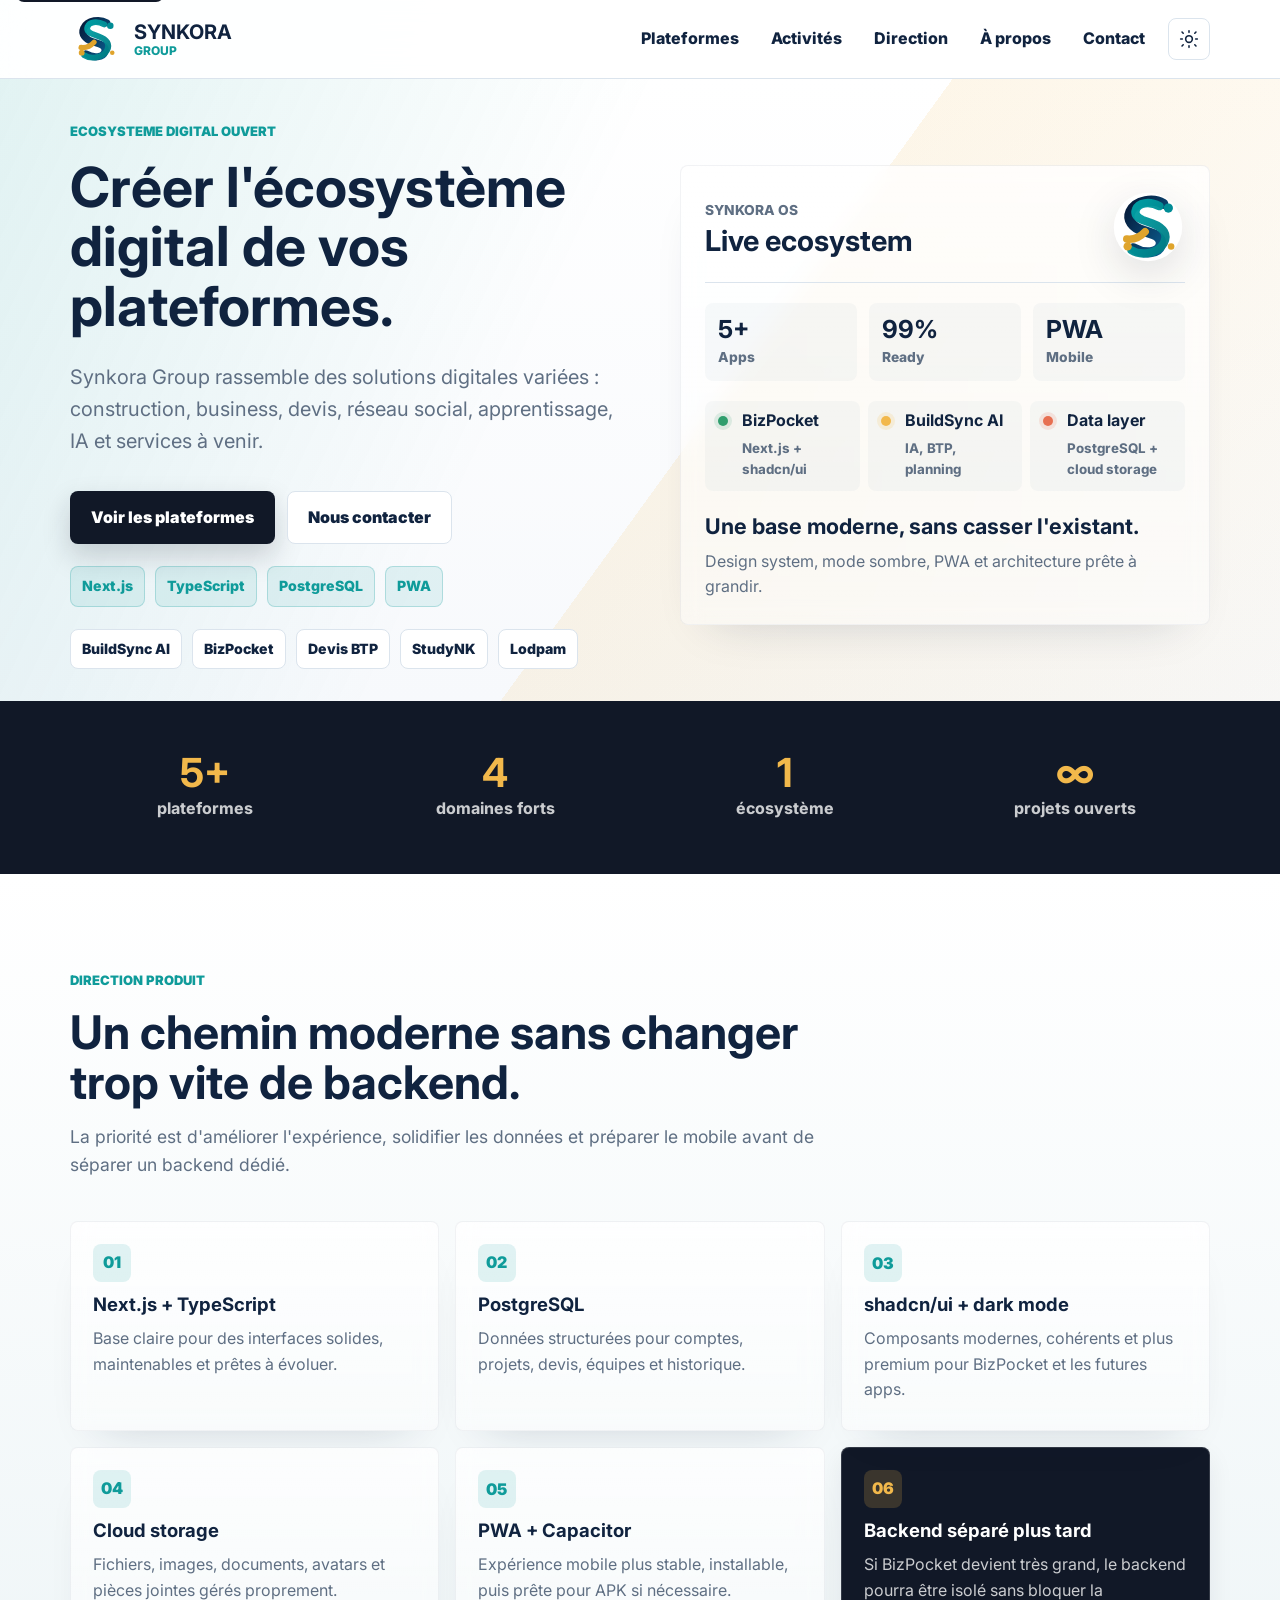
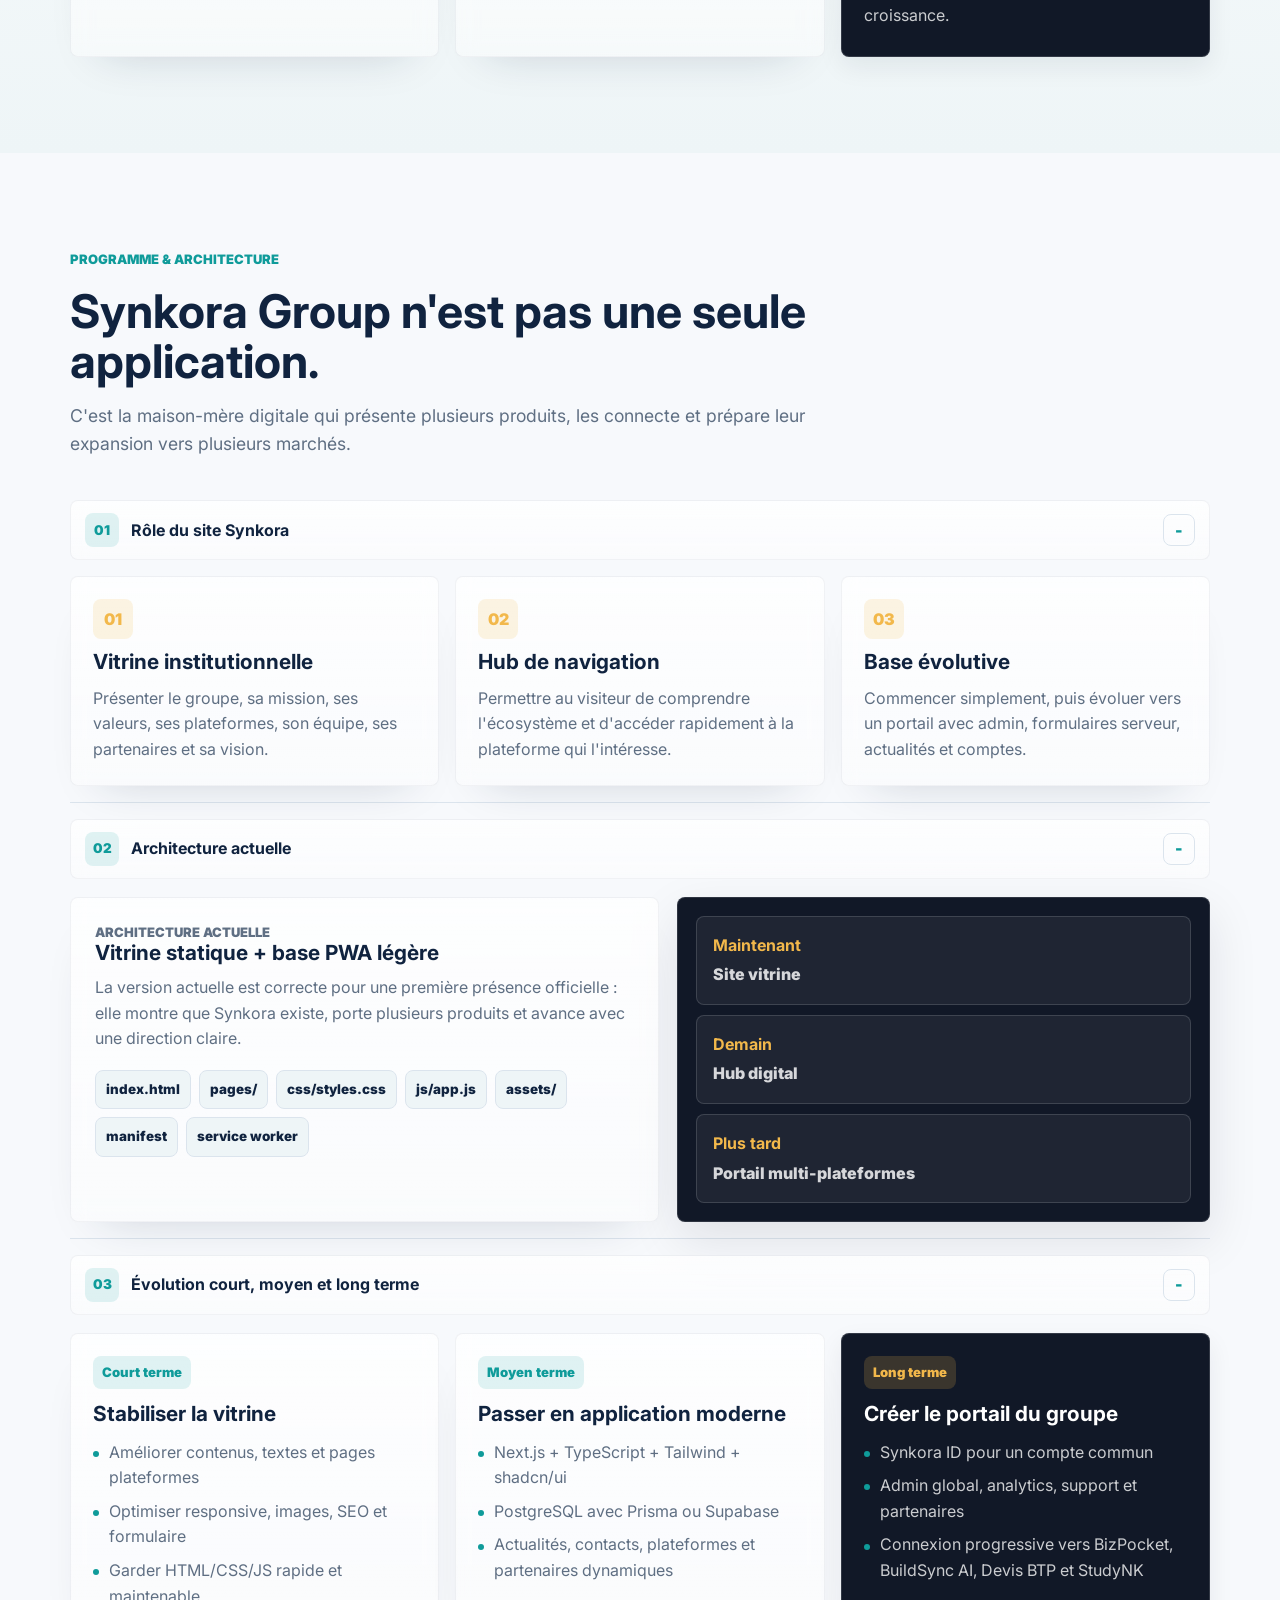
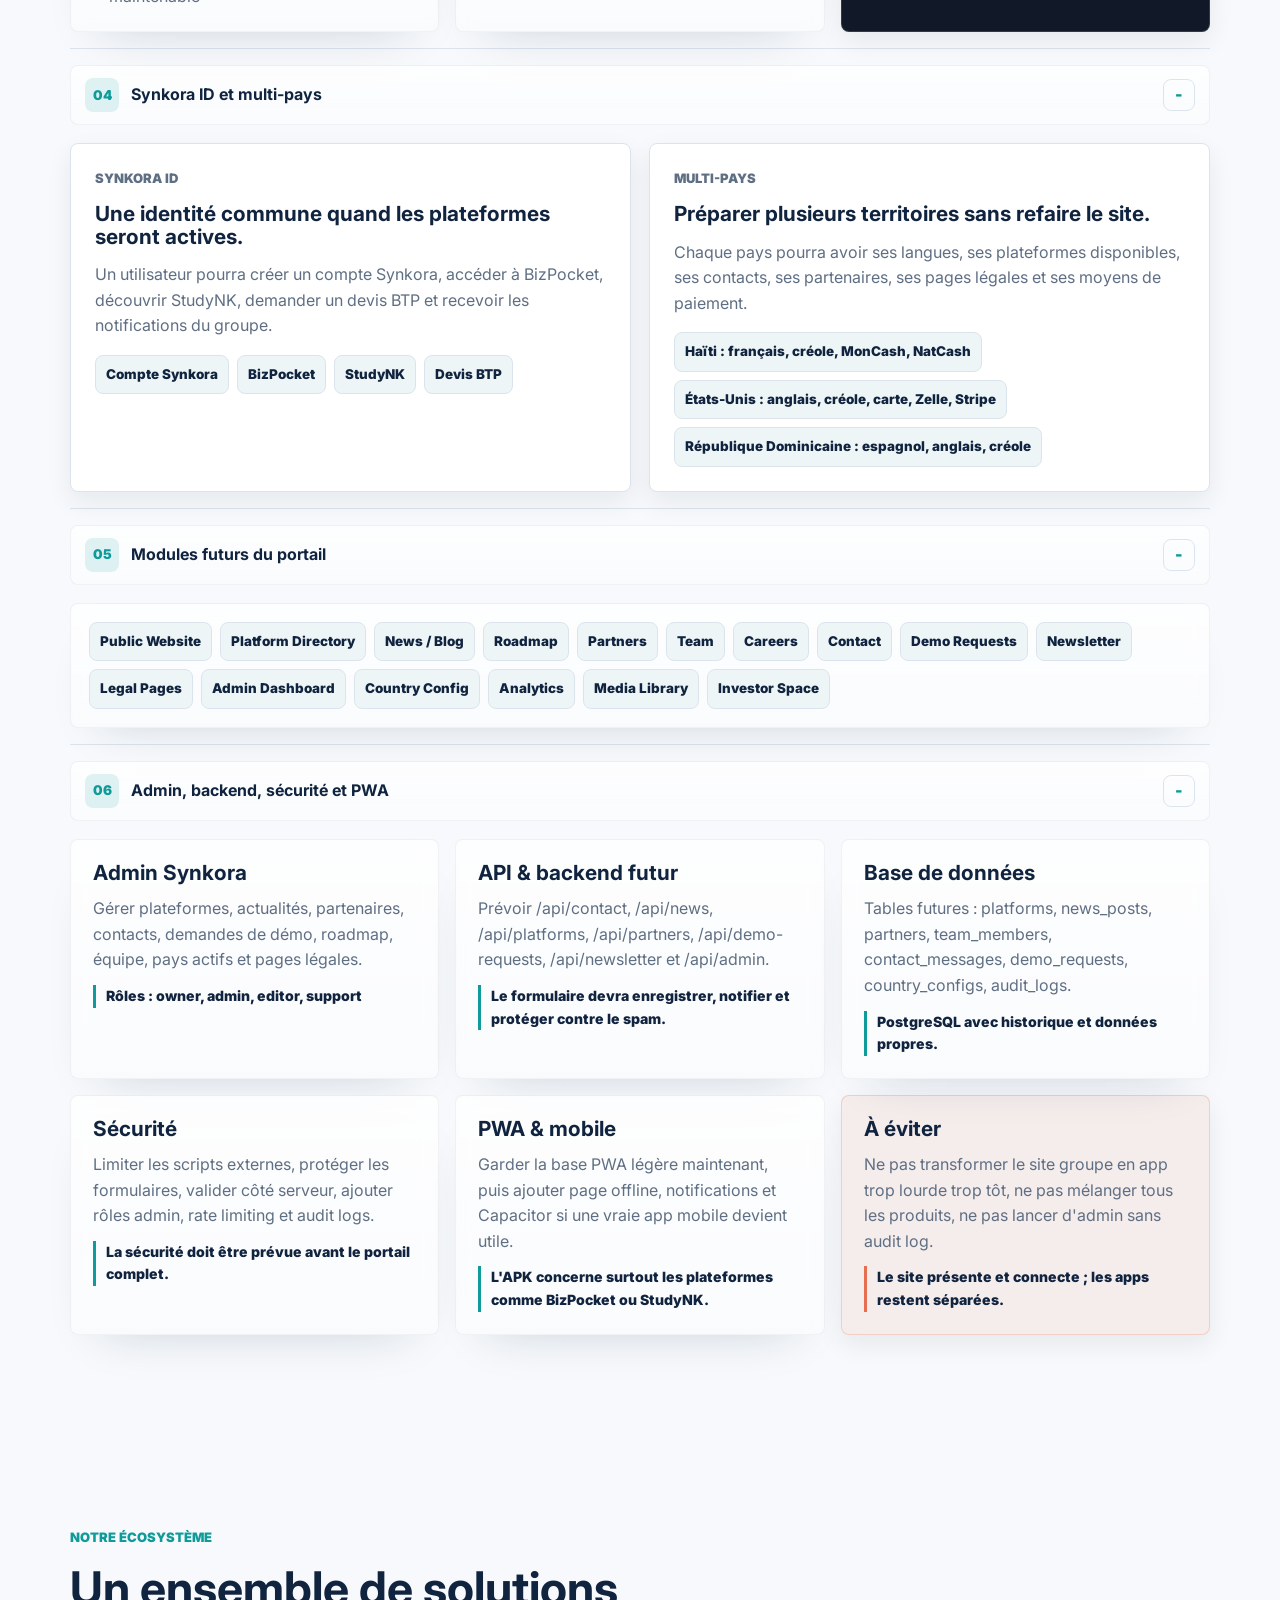
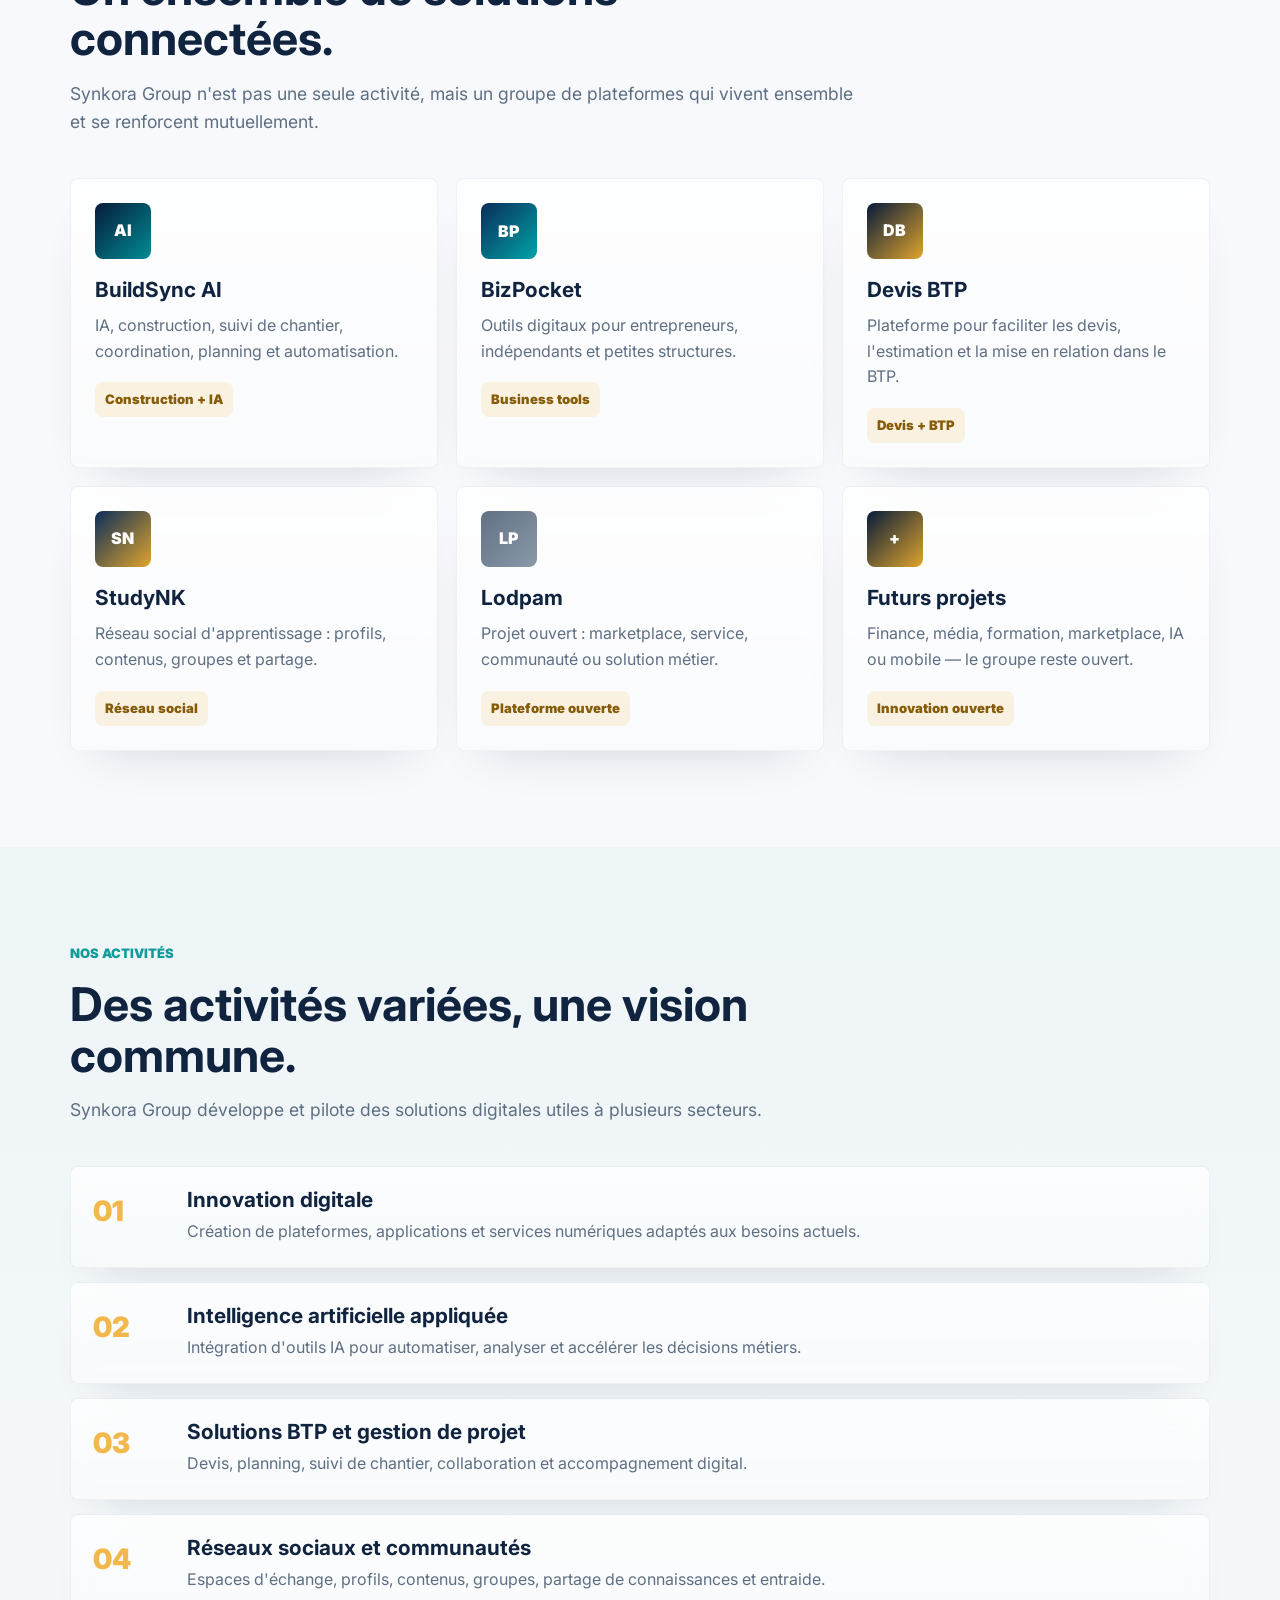
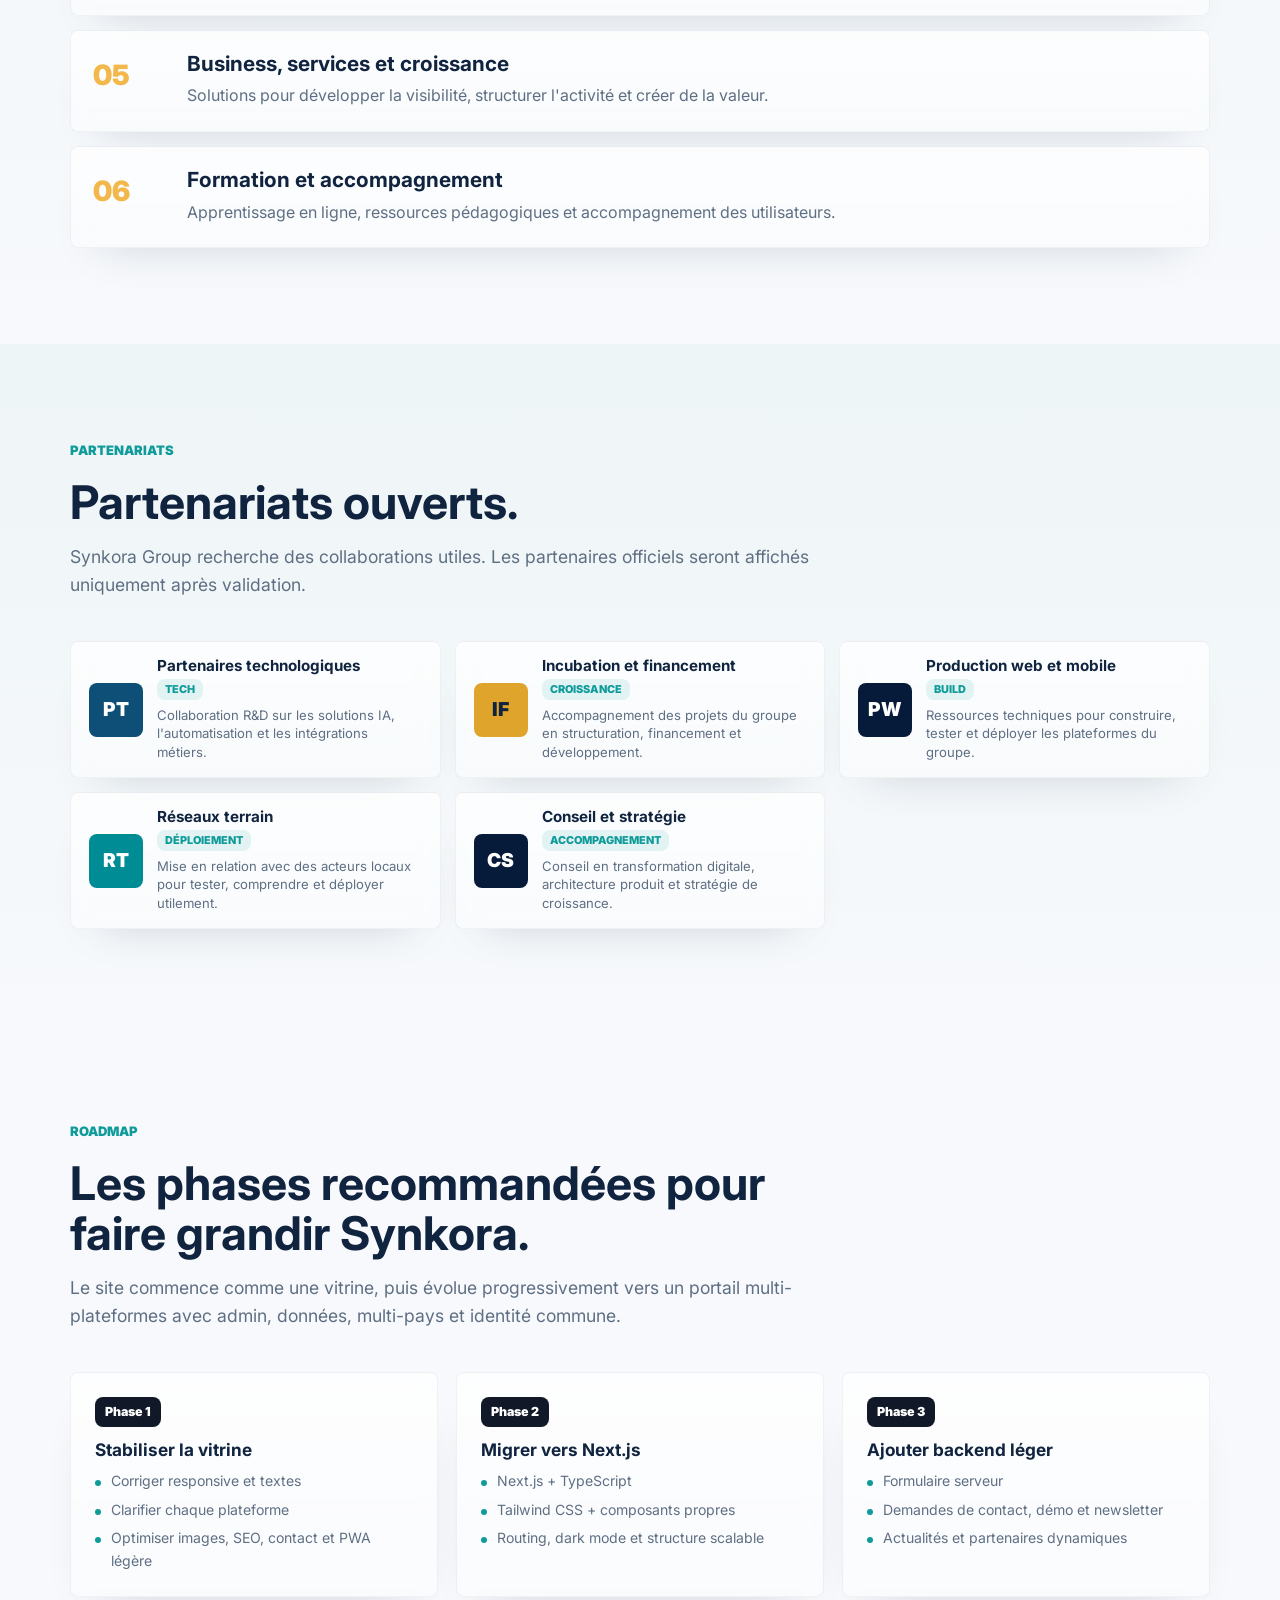
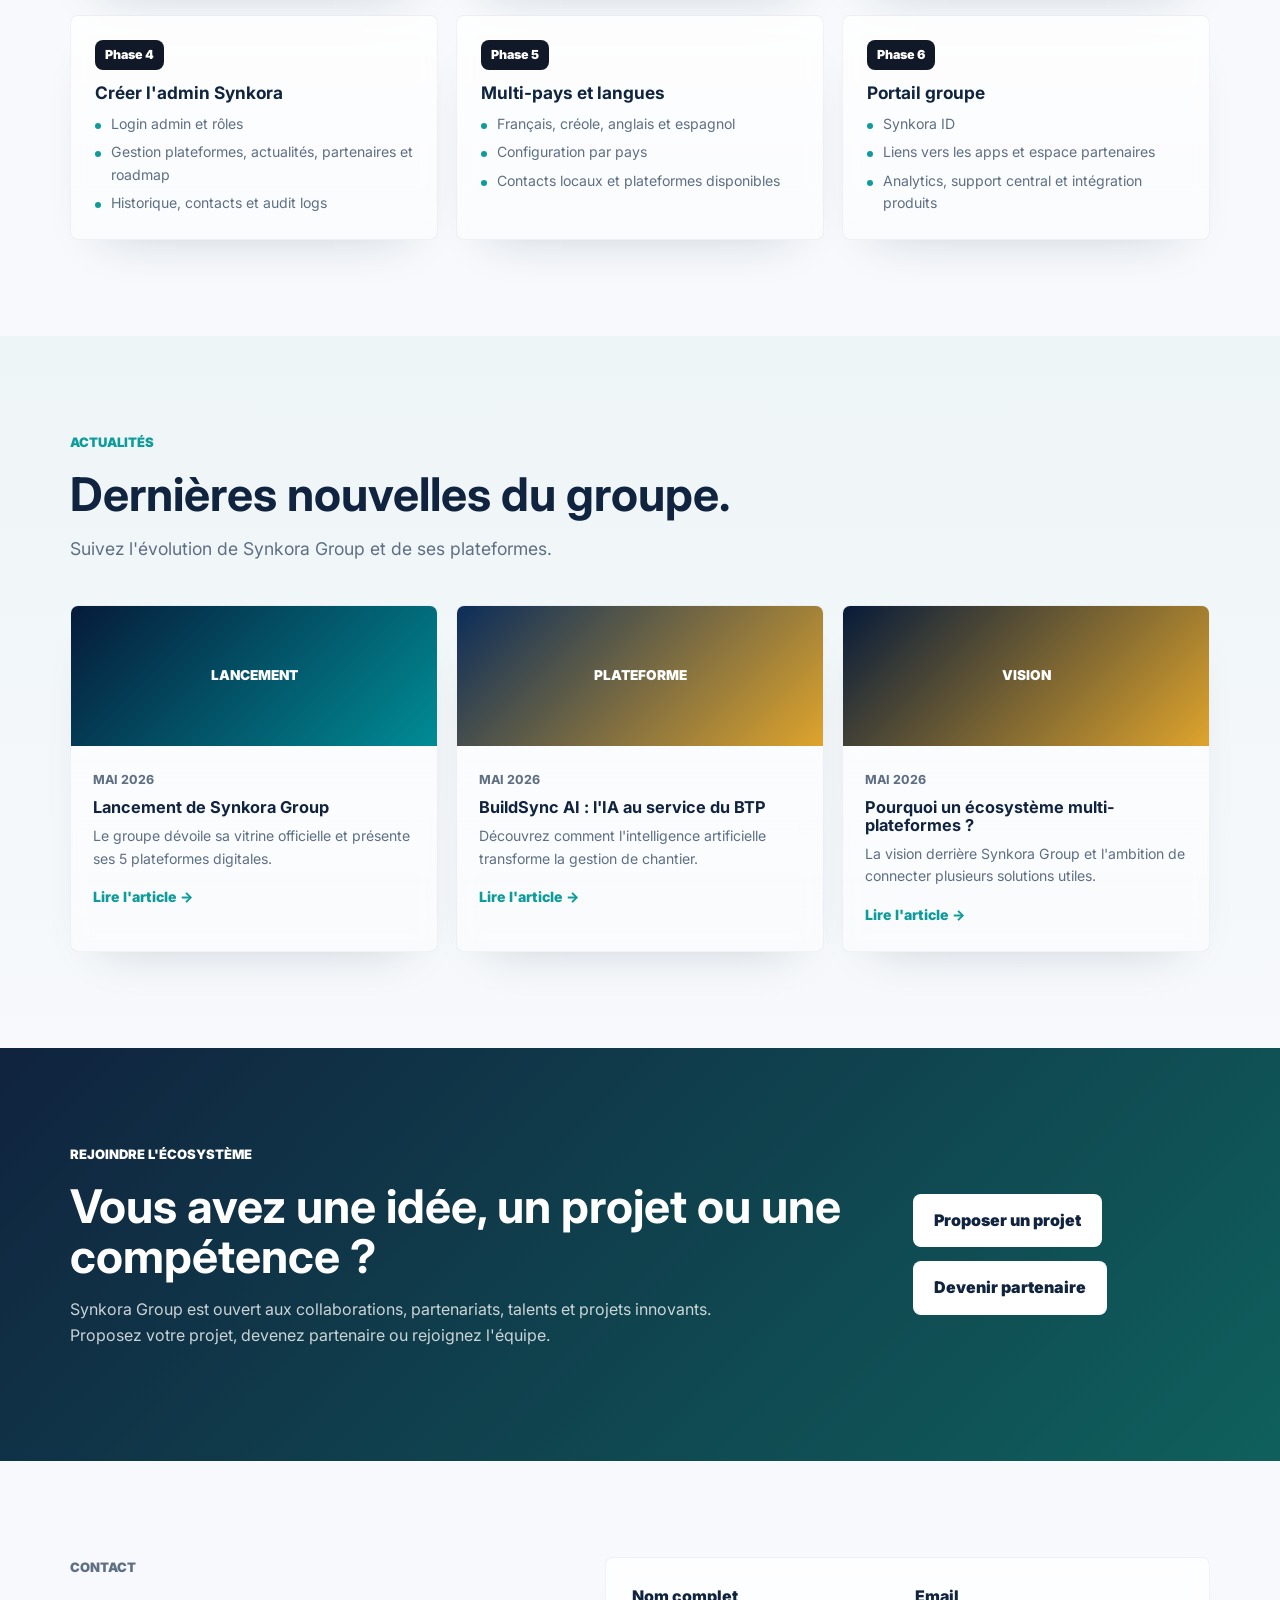
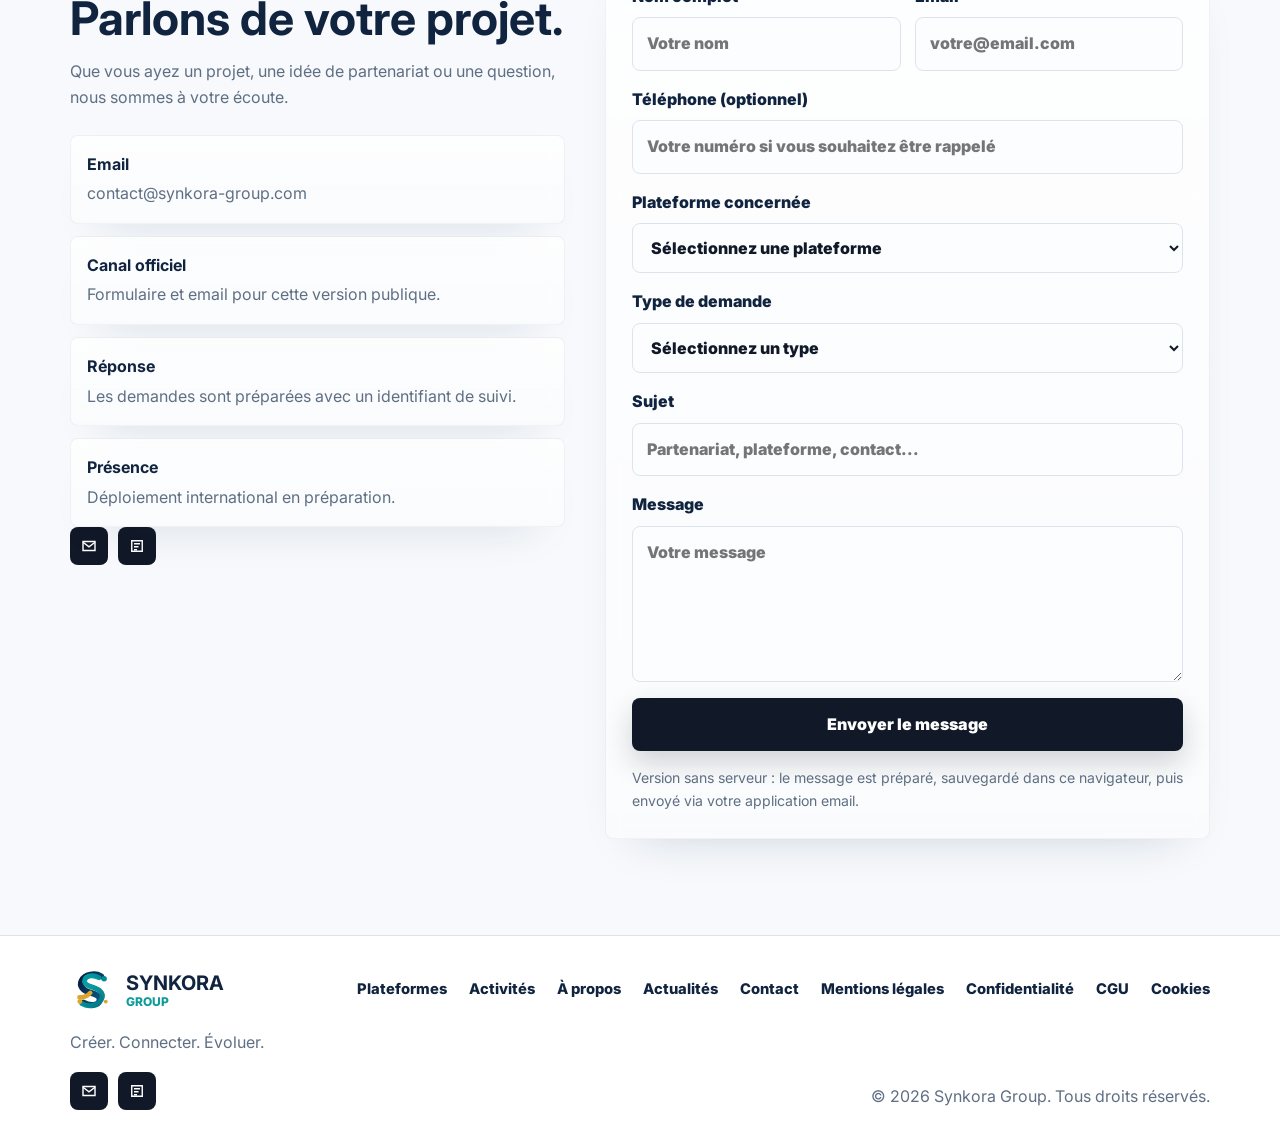
<file: index.html>
<!doctype html>
<html lang="fr">
<head>
  <meta charset="utf-8" />
  <meta name="viewport" content="width=device-width, initial-scale=1" />
  <title>Synkora Group - Écosystème digital multi-plateformes</title>
  <meta name="description" content="Synkora Group rassemble des plateformes digitales comme BuildSync AI, BizPocket, Devis BTP, StudyNK et Lodpam pour créer, connecter et développer." />
  <link rel="icon" href="assets/favicon.svg" type="image/svg+xml" />
  <link rel="apple-touch-icon" href="assets/apple-touch-icon.png" />
  <link rel="manifest" href="site.webmanifest" />
  <link rel="canonical" href="https://theodorisrollens2000-ux.github.io/synkora-group/" />
  <link rel="preconnect" href="https://fonts.googleapis.com" />
  <link rel="preconnect" href="https://fonts.gstatic.com" crossorigin />
  <link rel="preload" href="https://fonts.googleapis.com/css2?family=Inter:wght@400;500;600;700;800;900&display=swap" as="style" />
  <link rel="stylesheet" href="https://fonts.googleapis.com/css2?family=Inter:wght@400;500;600;700;800;900&display=swap" media="print" onload="this.media='all'" />
  <meta name="theme-color" content="#f7f9fc" />
  <meta name="color-scheme" content="light dark" />
  <meta name="application-name" content="Synkora Group" />
  <meta name="apple-mobile-web-app-capable" content="yes" />
  <meta name="apple-mobile-web-app-title" content="Synkora" />
  <meta name="apple-mobile-web-app-status-bar-style" content="default" />
  <meta name="robots" content="index, follow" />
  <meta property="og:title" content="Synkora Group - Écosystème digital multi-plateformes" />
  <meta property="og:description" content="Synkora Group rassemble des plateformes digitales : BuildSync AI, BizPocket, Devis BTP, StudyNK et Lodpam." />
  <meta property="og:type" content="website" />
  <meta property="og:url" content="https://theodorisrollens2000-ux.github.io/synkora-group/" />
  <meta property="og:site_name" content="Synkora Group" />
  <meta property="og:image" content="https://theodorisrollens2000-ux.github.io/synkora-group/assets/logo.png" />
  <meta name="twitter:card" content="summary_large_image" />
  <meta name="twitter:title" content="Synkora Group - Écosystème digital multi-plateformes" />
  <meta name="twitter:description" content="Un groupe digital pour créer, connecter et faire évoluer plusieurs plateformes utiles." />
  <meta name="twitter:image" content="https://theodorisrollens2000-ux.github.io/synkora-group/assets/logo.png" />
  <script type="application/ld+json">
    {
      "@context": "https://schema.org",
      "@type": "Organization",
      "name": "Synkora Group",
      "url": "https://theodorisrollens2000-ux.github.io/synkora-group/",
      "logo": "https://theodorisrollens2000-ux.github.io/synkora-group/assets/logo.png",
      "email": "contact@synkora-group.com",
      "sameAs": []
    }
  </script>
  <script type="application/ld+json">
    {
      "@context": "https://schema.org",
      "@type": "WebSite",
      "name": "Synkora Group",
      "url": "https://theodorisrollens2000-ux.github.io/synkora-group/",
      "inLanguage": "fr"
    }
  </script>
  <script>
    (() => {
      try {
        const storedTheme = localStorage.getItem('synkora-theme');
        const preferredTheme = window.matchMedia('(prefers-color-scheme: dark)').matches ? 'dark' : 'light';
        document.documentElement.dataset.theme = storedTheme || preferredTheme;
      } catch (error) {
        document.documentElement.dataset.theme = 'light';
      }
    })();
  </script>
  <link rel="stylesheet" href="css/styles.css?v=20261102" />
</head>
<body>
  <a class="skip-link" href="#main">Aller au contenu</a>

  <header class="site-header" data-header>
    <div class="container header-inner">
      <a class="brand" href="#accueil" aria-label="Synkora Group - Accueil">
        <img src="assets/logo-mark.svg" alt="" class="brand-mark" fetchpriority="high" />
        <span class="brand-text"><strong>SYNKORA</strong><small>GROUP</small></span>
      </a>

      <div class="header-actions">
        <nav id="site-nav" class="site-nav" data-nav>
          <a href="#ecosysteme">Plateformes</a>
          <a href="#activites">Activités</a>
          <a href="#architecture">Direction</a>
          <a href="#equipes">Équipe</a>
          <a href="pages/apropos.html">À propos</a>
          <a href="#contact">Contact</a>
        </nav>

        <button class="theme-toggle" type="button" aria-label="Activer le mode sombre" data-theme-toggle>
          <svg class="theme-icon theme-icon-sun" viewBox="0 0 24 24" aria-hidden="true">
            <path d="M12 4V2m0 20v-2m8-8h2M2 12h2m14.95-6.95 1.42-1.42M3.63 20.37l1.42-1.42m0-13.9L3.63 3.63m16.74 16.74-1.42-1.42M12 16a4 4 0 1 0 0-8 4 4 0 0 0 0 8Z" />
          </svg>
          <svg class="theme-icon theme-icon-moon" viewBox="0 0 24 24" aria-hidden="true">
            <path d="M21 14.4A8.2 8.2 0 0 1 9.6 3 8.7 8.7 0 1 0 21 14.4Z" />
          </svg>
        </button>

        <button class="nav-toggle" type="button" aria-expanded="false" aria-controls="site-nav" data-nav-toggle>
          <span></span><span></span><span></span>
          <span class="sr-only">Ouvrir le menu</span>
        </button>
      </div>
    </div>
  </header>

  <main id="main">
    <!-- HERO -->
    <section id="accueil" class="hero section">
      <div class="container hero-grid">
        <div class="hero-copy reveal">
          <p class="eyebrow">Ecosysteme digital ouvert</p>
          <h1>Créer l'écosystème digital de vos plateformes.</h1>
          <p class="lead">Synkora Group rassemble des solutions digitales variées : construction, business, devis, réseau social, apprentissage, IA et services à venir.</p>
          <div class="hero-actions">
            <a class="btn btn-primary" href="#ecosysteme">Voir les plateformes</a>
            <a class="btn btn-secondary" href="#contact">Nous contacter</a>
          </div>
          <div class="hero-proof" aria-label="Stack produit recommandée">
            <span>Next.js</span>
            <span>TypeScript</span>
            <span>PostgreSQL</span>
            <span>PWA</span>
          </div>
          <div class="platform-line" aria-label="Plateformes Synkora Group">
            <span>BuildSync AI</span>
            <span>BizPocket</span>
            <span>Devis BTP</span>
            <span>StudyNK</span>
            <span>Lodpam</span>
          </div>
        </div>

        <div class="hero-card reveal" aria-label="Architecture Synkora Group">
          <div class="console-top">
            <div>
              <span>Synkora OS</span>
              <strong>Live ecosystem</strong>
            </div>
            <img src="assets/logo-mark.svg" alt="Symbole Synkora Group" loading="lazy" />
          </div>
          <div class="console-metrics" aria-label="Indicateurs de plateforme">
            <div><strong>5+</strong><span>Apps</span></div>
            <div><strong>99%</strong><span>Ready</span></div>
            <div><strong>PWA</strong><span>Mobile</span></div>
          </div>
          <div class="console-list">
            <div>
              <span class="status-dot"></span>
              <strong>BizPocket</strong>
              <small>Next.js + shadcn/ui</small>
            </div>
            <div>
              <span class="status-dot status-dot-gold"></span>
              <strong>BuildSync AI</strong>
              <small>IA, BTP, planning</small>
            </div>
            <div>
              <span class="status-dot status-dot-coral"></span>
              <strong>Data layer</strong>
              <small>PostgreSQL + cloud storage</small>
            </div>
          </div>
          <div class="hero-card-copy">
            <h2>Une base moderne, sans casser l'existant.</h2>
            <p>Design system, mode sombre, PWA et architecture prête à grandir.</p>
          </div>
        </div>
      </div>
    </section>

    <!-- STATS -->
    <section class="stats section-sm" aria-label="Chiffres clés">
      <div class="container stats-grid">
        <div><strong>5+</strong><span>plateformes</span></div>
        <div><strong>4</strong><span>domaines forts</span></div>
        <div><strong>1</strong><span>écosystème</span></div>
        <div><strong>∞</strong><span>projets ouverts</span></div>
      </div>
    </section>

    <!-- DIRECTION PRODUIT -->
    <section id="architecture" class="section product-direction">
      <div class="container">
        <div class="section-heading reveal">
          <p class="eyebrow">Direction produit</p>
          <h2>Un chemin moderne sans changer trop vite de backend.</h2>
          <p>La priorité est d'améliorer l'expérience, solidifier les données et préparer le mobile avant de séparer un backend dédié.</p>
        </div>
        <div class="direction-grid">
          <article class="direction-card reveal">
            <span>01</span>
            <h3>Next.js + TypeScript</h3>
            <p>Base claire pour des interfaces solides, maintenables et prêtes à évoluer.</p>
          </article>
          <article class="direction-card reveal">
            <span>02</span>
            <h3>PostgreSQL</h3>
            <p>Données structurées pour comptes, projets, devis, équipes et historique.</p>
          </article>
          <article class="direction-card reveal">
            <span>03</span>
            <h3>shadcn/ui + dark mode</h3>
            <p>Composants modernes, cohérents et plus premium pour BizPocket et les futures apps.</p>
          </article>
          <article class="direction-card reveal">
            <span>04</span>
            <h3>Cloud storage</h3>
            <p>Fichiers, images, documents, avatars et pièces jointes gérés proprement.</p>
          </article>
          <article class="direction-card reveal">
            <span>05</span>
            <h3>PWA + Capacitor</h3>
            <p>Expérience mobile plus stable, installable, puis prête pour APK si nécessaire.</p>
          </article>
          <article class="direction-card direction-card-strong reveal">
            <span>06</span>
            <h3>Backend séparé plus tard</h3>
            <p>Si BizPocket devient très grand, le backend pourra être isolé sans bloquer la croissance.</p>
          </article>
        </div>
      </div>
    </section>

    <!-- PROGRAMME & ARCHITECTURE -->
    <section class="section architecture-overview">
      <div class="container">
        <div class="section-heading reveal">
          <p class="eyebrow">Programme & architecture</p>
          <h2>Synkora Group n'est pas une seule application.</h2>
          <p>C'est la maison-mère digitale qui présente plusieurs produits, les connecte et prépare leur expansion vers plusieurs marchés.</p>
        </div>

        <details class="architecture-fold reveal" data-architecture-fold open>
          <summary><span class="fold-number">01</span><strong>Rôle du site Synkora</strong></summary>
          <div class="architecture-fold-body">
        <div class="role-grid">
          <article class="role-card reveal">
            <span>01</span>
            <h3>Vitrine institutionnelle</h3>
            <p>Présenter le groupe, sa mission, ses valeurs, ses plateformes, son équipe, ses partenaires et sa vision.</p>
          </article>
          <article class="role-card reveal">
            <span>02</span>
            <h3>Hub de navigation</h3>
            <p>Permettre au visiteur de comprendre l'écosystème et d'accéder rapidement à la plateforme qui l'intéresse.</p>
          </article>
          <article class="role-card reveal">
            <span>03</span>
            <h3>Base évolutive</h3>
            <p>Commencer simplement, puis évoluer vers un portail avec admin, formulaires serveur, actualités et comptes.</p>
          </article>
        </div>
          </div>
        </details>

        <details class="architecture-fold reveal" data-architecture-fold open>
          <summary><span class="fold-number">02</span><strong>Architecture actuelle</strong></summary>
          <div class="architecture-fold-body">
        <div class="architecture-map reveal">
          <div class="stack-card">
            <p class="eyebrow">Architecture actuelle</p>
            <h3>Vitrine statique + base PWA légère</h3>
            <p>La version actuelle est correcte pour une première présence officielle : elle montre que Synkora existe, porte plusieurs produits et avance avec une direction claire.</p>
            <div class="stack-list" aria-label="Fichiers actuels">
              <span>index.html</span>
              <span>pages/</span>
              <span>css/styles.css</span>
              <span>js/app.js</span>
              <span>assets/</span>
              <span>manifest</span>
              <span>service worker</span>
            </div>
          </div>
          <div class="evolution-rail" aria-label="Evolution cible">
            <div class="rail-step">
              <strong>Maintenant</strong>
              <span>Site vitrine</span>
            </div>
            <div class="rail-step">
              <strong>Demain</strong>
              <span>Hub digital</span>
            </div>
            <div class="rail-step">
              <strong>Plus tard</strong>
              <span>Portail multi-plateformes</span>
            </div>
          </div>
        </div>
          </div>
        </details>

        <details class="architecture-fold reveal" data-architecture-fold open>
          <summary><span class="fold-number">03</span><strong>Évolution court, moyen et long terme</strong></summary>
          <div class="architecture-fold-body">
        <div class="blueprint-grid">
          <article class="blueprint-card reveal">
            <span class="blueprint-label">Court terme</span>
            <h3>Stabiliser la vitrine</h3>
            <ul>
              <li>Améliorer contenus, textes et pages plateformes</li>
              <li>Optimiser responsive, images, SEO et formulaire</li>
              <li>Garder HTML/CSS/JS rapide et maintenable</li>
            </ul>
          </article>
          <article class="blueprint-card reveal">
            <span class="blueprint-label">Moyen terme</span>
            <h3>Passer en application moderne</h3>
            <ul>
              <li>Next.js + TypeScript + Tailwind + shadcn/ui</li>
              <li>PostgreSQL avec Prisma ou Supabase</li>
              <li>Actualités, contacts, plateformes et partenaires dynamiques</li>
            </ul>
          </article>
          <article class="blueprint-card blueprint-card-strong reveal">
            <span class="blueprint-label">Long terme</span>
            <h3>Créer le portail du groupe</h3>
            <ul>
              <li>Synkora ID pour un compte commun</li>
              <li>Admin global, analytics, support et partenaires</li>
              <li>Connexion progressive vers BizPocket, BuildSync AI, Devis BTP et StudyNK</li>
            </ul>
          </article>
        </div>
          </div>
        </details>

        <details class="architecture-fold reveal" data-architecture-fold open>
          <summary><span class="fold-number">04</span><strong>Synkora ID et multi-pays</strong></summary>
          <div class="architecture-fold-body">
        <div class="architecture-split">
          <article class="system-panel reveal">
            <p class="eyebrow">Synkora ID</p>
            <h3>Une identité commune quand les plateformes seront actives.</h3>
            <p>Un utilisateur pourra créer un compte Synkora, accéder à BizPocket, découvrir StudyNK, demander un devis BTP et recevoir les notifications du groupe.</p>
            <div class="mini-flow">
              <span>Compte Synkora</span>
              <span>BizPocket</span>
              <span>StudyNK</span>
              <span>Devis BTP</span>
            </div>
          </article>
          <article class="system-panel reveal">
            <p class="eyebrow">Multi-pays</p>
            <h3>Préparer plusieurs territoires sans refaire le site.</h3>
            <p>Chaque pays pourra avoir ses langues, ses plateformes disponibles, ses contacts, ses partenaires, ses pages légales et ses moyens de paiement.</p>
            <div class="country-list">
              <span>Haïti : français, créole, MonCash, NatCash</span>
              <span>États-Unis : anglais, créole, carte, Zelle, Stripe</span>
              <span>République Dominicaine : espagnol, anglais, créole</span>
            </div>
          </article>
        </div>
          </div>
        </details>

        <details class="architecture-fold reveal" data-architecture-fold open>
          <summary><span class="fold-number">05</span><strong>Modules futurs du portail</strong></summary>
          <div class="architecture-fold-body">
        <div class="module-cloud reveal" aria-label="Modules futurs du site">
          <span>Public Website</span>
          <span>Platform Directory</span>
          <span>News / Blog</span>
          <span>Roadmap</span>
          <span>Partners</span>
          <span>Team</span>
          <span>Careers</span>
          <span>Contact</span>
          <span>Demo Requests</span>
          <span>Newsletter</span>
          <span>Legal Pages</span>
          <span>Admin Dashboard</span>
          <span>Country Config</span>
          <span>Analytics</span>
          <span>Media Library</span>
          <span>Investor Space</span>
        </div>
          </div>
        </details>

        <details class="architecture-fold reveal" data-architecture-fold open>
          <summary><span class="fold-number">06</span><strong>Admin, backend, sécurité et PWA</strong></summary>
          <div class="architecture-fold-body">
        <div class="ops-grid">
          <article class="ops-card reveal">
            <h3>Admin Synkora</h3>
            <p>Gérer plateformes, actualités, partenaires, contacts, demandes de démo, roadmap, équipe, pays actifs et pages légales.</p>
            <span>Rôles : owner, admin, editor, support</span>
          </article>
          <article class="ops-card reveal">
            <h3>API & backend futur</h3>
            <p>Prévoir /api/contact, /api/news, /api/platforms, /api/partners, /api/demo-requests, /api/newsletter et /api/admin.</p>
            <span>Le formulaire devra enregistrer, notifier et protéger contre le spam.</span>
          </article>
          <article class="ops-card reveal">
            <h3>Base de données</h3>
            <p>Tables futures : platforms, news_posts, partners, team_members, contact_messages, demo_requests, country_configs, audit_logs.</p>
            <span>PostgreSQL avec historique et données propres.</span>
          </article>
          <article class="ops-card reveal">
            <h3>Sécurité</h3>
            <p>Limiter les scripts externes, protéger les formulaires, valider côté serveur, ajouter rôles admin, rate limiting et audit logs.</p>
            <span>La sécurité doit être prévue avant le portail complet.</span>
          </article>
          <article class="ops-card reveal">
            <h3>PWA & mobile</h3>
            <p>Garder la base PWA légère maintenant, puis ajouter page offline, notifications et Capacitor si une vraie app mobile devient utile.</p>
            <span>L'APK concerne surtout les plateformes comme BizPocket ou StudyNK.</span>
          </article>
          <article class="ops-card ops-card-warning reveal">
            <h3>À éviter</h3>
            <p>Ne pas transformer le site groupe en app trop lourde trop tôt, ne pas mélanger tous les produits, ne pas lancer d'admin sans audit log.</p>
            <span>Le site présente et connecte ; les apps restent séparées.</span>
          </article>
        </div>
          </div>
        </details>
      </div>
    </section>

    <!-- ÉCOSYSTÈME -->
    <section id="ecosysteme" class="section">
      <div class="container">
        <div class="section-heading reveal">
          <p class="eyebrow">Notre écosystème</p>
          <h2>Un ensemble de solutions connectées.</h2>
          <p>Synkora Group n'est pas une seule activité, mais un groupe de plateformes qui vivent ensemble et se renforcent mutuellement.</p>
        </div>

        <div class="cards-grid ecosystem-grid">
          <a href="pages/buildsync-ai.html" class="card eco-card reveal">
            <div class="card-icon card-icon-buildsync">AI</div>
            <h3>BuildSync AI</h3>
            <p>IA, construction, suivi de chantier, coordination, planning et automatisation.</p>
            <span class="tag">Construction + IA</span>
          </a>
          <a href="pages/bizpocket.html" class="card eco-card reveal">
            <div class="card-icon card-icon-bizpocket">BP</div>
            <h3>BizPocket</h3>
            <p>Outils digitaux pour entrepreneurs, indépendants et petites structures.</p>
            <span class="tag">Business tools</span>
          </a>
          <a href="pages/devis-btp.html" class="card eco-card reveal">
            <div class="card-icon card-icon-devis">DB</div>
            <h3>Devis BTP</h3>
            <p>Plateforme pour faciliter les devis, l'estimation et la mise en relation dans le BTP.</p>
            <span class="tag">Devis + BTP</span>
          </a>
          <a href="pages/studynk.html" class="card eco-card reveal">
            <div class="card-icon card-icon-studynk">SN</div>
            <h3>StudyNK</h3>
            <p>Réseau social d'apprentissage : profils, contenus, groupes et partage.</p>
            <span class="tag">Réseau social</span>
          </a>
          <a href="pages/lodpam.html" class="card eco-card reveal">
            <div class="card-icon card-icon-lodpam">LP</div>
            <h3>Lodpam</h3>
            <p>Projet ouvert : marketplace, service, communauté ou solution métier.</p>
            <span class="tag">Plateforme ouverte</span>
          </a>
          <div class="card eco-card eco-card-static reveal">
            <div class="card-icon card-icon-future">+</div>
            <h3>Futurs projets</h3>
            <p>Finance, média, formation, marketplace, IA ou mobile — le groupe reste ouvert.</p>
            <span class="tag">Innovation ouverte</span>
          </div>
        </div>
      </div>
    </section>

    <!-- ACTIVITÉS -->
    <section id="activites" class="section section-soft">
      <div class="container">
        <div class="section-heading reveal">
          <p class="eyebrow">Nos activités</p>
          <h2>Des activités variées, une vision commune.</h2>
          <p>Synkora Group développe et pilote des solutions digitales utiles à plusieurs secteurs.</p>
        </div>

        <div class="activity-list">
          <div class="activity-item reveal"><span>01</span><div><h3>Innovation digitale</h3><p>Création de plateformes, applications et services numériques adaptés aux besoins actuels.</p></div></div>
          <div class="activity-item reveal"><span>02</span><div><h3>Intelligence artificielle appliquée</h3><p>Intégration d'outils IA pour automatiser, analyser et accélérer les décisions métiers.</p></div></div>
          <div class="activity-item reveal"><span>03</span><div><h3>Solutions BTP et gestion de projet</h3><p>Devis, planning, suivi de chantier, collaboration et accompagnement digital.</p></div></div>
          <div class="activity-item reveal"><span>04</span><div><h3>Réseaux sociaux et communautés</h3><p>Espaces d'échange, profils, contenus, groupes, partage de connaissances et entraide.</p></div></div>
          <div class="activity-item reveal"><span>05</span><div><h3>Business, services et croissance</h3><p>Solutions pour développer la visibilité, structurer l'activité et créer de la valeur.</p></div></div>
          <div class="activity-item reveal"><span>06</span><div><h3>Formation et accompagnement</h3><p>Apprentissage en ligne, ressources pédagogiques et accompagnement des utilisateurs.</p></div></div>
        </div>
      </div>
    </section>

    <!-- ÉQUIPE & PÔLES -->
    <section id="equipes" class="section" data-team hidden>
      <div class="container">
        <div class="section-heading reveal">
          <h2>Équipe</h2>
          <p data-team-legal hidden></p>
        </div>

        <div data-team-root></div>
      </div>

      <dialog class="team-profile" data-team-profile aria-label="Fiche">
        <button type="button" class="team-profile-close" data-team-profile-close aria-label="Fermer">
          <svg viewBox="0 0 24 24" fill="none" stroke="currentColor" stroke-width="2" aria-hidden="true"><path d="M6 6l12 12M18 6L6 18"/></svg>
        </button>
        <div data-team-profile-body></div>
      </dialog>
    </section>

    <!-- PARTENAIRES -->
    <section id="partenaires" class="section section-soft">
      <div class="container">
        <div class="section-heading reveal">
          <p class="eyebrow">Partenariats</p>
          <h2>Partenariats ouverts.</h2>
          <p>Synkora Group recherche des collaborations utiles. Les partenaires officiels seront affichés uniquement après validation.</p>
        </div>
        <div class="partners-grid">
          <a class="partner-card reveal" href="#contact" data-contact-subject="Partenariat technologique" data-contact-type="partenariat" data-contact-platform="general" aria-label="Contacter Synkora Group pour un partenariat technologique">
            <div class="partner-logo partner-logo-tech">PT</div>
            <div>
              <h3>Partenaires technologiques</h3>
              <span class="partner-tag">Tech</span>
              <p>Collaboration R&D sur les solutions IA, l'automatisation et les intégrations métiers.</p>
            </div>
          </a>
          <a class="partner-card reveal" href="#contact" data-contact-subject="Partenariat incubation et financement" data-contact-type="partenariat" data-contact-platform="general" aria-label="Contacter Synkora Group pour l'incubation ou le financement">
            <div class="partner-logo partner-logo-ventures">IF</div>
            <div>
              <h3>Incubation et financement</h3>
              <span class="partner-tag">Croissance</span>
              <p>Accompagnement des projets du groupe en structuration, financement et développement.</p>
            </div>
          </a>
          <a class="partner-card reveal" href="#contact" data-contact-subject="Partenariat production web et mobile" data-contact-type="partenariat" data-contact-platform="general" aria-label="Contacter Synkora Group pour la production web et mobile">
            <div class="partner-logo partner-logo-agency">PW</div>
            <div>
              <h3>Production web et mobile</h3>
              <span class="partner-tag">Build</span>
              <p>Ressources techniques pour construire, tester et déployer les plateformes du groupe.</p>
            </div>
          </a>
          <a class="partner-card reveal" href="#contact" data-contact-subject="Partenariat réseau terrain" data-contact-type="partenariat" data-contact-platform="general" aria-label="Contacter Synkora Group pour un réseau terrain">
            <div class="partner-logo partner-logo-africa">RT</div>
            <div>
              <h3>Réseaux terrain</h3>
              <span class="partner-tag">Déploiement</span>
              <p>Mise en relation avec des acteurs locaux pour tester, comprendre et déployer utilement.</p>
            </div>
          </a>
          <a class="partner-card reveal" href="#contact" data-contact-subject="Partenariat conseil et stratégie" data-contact-type="partenariat" data-contact-platform="general" aria-label="Contacter Synkora Group pour du conseil stratégique">
            <div class="partner-logo partner-logo-future">CS</div>
            <div>
              <h3>Conseil et stratégie</h3>
              <span class="partner-tag">Accompagnement</span>
              <p>Conseil en transformation digitale, architecture produit et stratégie de croissance.</p>
            </div>
          </a>
        </div>
      </div>
    </section>

    <!-- ROADMAP -->
    <section id="roadmap" class="section">
      <div class="container">
        <div class="section-heading reveal">
          <p class="eyebrow">Roadmap</p>
          <h2>Les phases recommandées pour faire grandir Synkora.</h2>
          <p>Le site commence comme une vitrine, puis évolue progressivement vers un portail multi-plateformes avec admin, données, multi-pays et identité commune.</p>
        </div>
        <div class="roadmap-grid">
          <div class="roadmap-item reveal">
            <span class="roadmap-year">Phase 1</span>
            <h3>Stabiliser la vitrine</h3>
            <ul>
              <li>Corriger responsive et textes</li>
              <li>Clarifier chaque plateforme</li>
              <li>Optimiser images, SEO, contact et PWA légère</li>
            </ul>
          </div>
          <div class="roadmap-item reveal">
            <span class="roadmap-year">Phase 2</span>
            <h3>Migrer vers Next.js</h3>
            <ul>
              <li>Next.js + TypeScript</li>
              <li>Tailwind CSS + composants propres</li>
              <li>Routing, dark mode et structure scalable</li>
            </ul>
          </div>
          <div class="roadmap-item reveal">
            <span class="roadmap-year">Phase 3</span>
            <h3>Ajouter backend léger</h3>
            <ul>
              <li>Formulaire serveur</li>
              <li>Demandes de contact, démo et newsletter</li>
              <li>Actualités et partenaires dynamiques</li>
            </ul>
          </div>
          <div class="roadmap-item reveal">
            <span class="roadmap-year">Phase 4</span>
            <h3>Créer l'admin Synkora</h3>
            <ul>
              <li>Login admin et rôles</li>
              <li>Gestion plateformes, actualités, partenaires et roadmap</li>
              <li>Historique, contacts et audit logs</li>
            </ul>
          </div>
          <div class="roadmap-item reveal">
            <span class="roadmap-year">Phase 5</span>
            <h3>Multi-pays et langues</h3>
            <ul>
              <li>Français, créole, anglais et espagnol</li>
              <li>Configuration par pays</li>
              <li>Contacts locaux et plateformes disponibles</li>
            </ul>
          </div>
          <div class="roadmap-item reveal">
            <span class="roadmap-year">Phase 6</span>
            <h3>Portail groupe</h3>
            <ul>
              <li>Synkora ID</li>
              <li>Liens vers les apps et espace partenaires</li>
              <li>Analytics, support central et intégration produits</li>
            </ul>
          </div>
        </div>
      </div>
    </section>

    <!-- ACTUALITÉS -->
    <section id="actualites" class="section section-soft">
      <div class="container">
        <div class="section-heading reveal">
          <p class="eyebrow">Actualités</p>
          <h2>Dernières nouvelles du groupe.</h2>
          <p>Suivez l'évolution de Synkora Group et de ses plateformes.</p>
        </div>
        <div class="blog-grid">
          <article class="blog-card reveal">
            <div class="blog-img blog-img-launch"><span>Lancement</span></div>
            <div class="blog-body">
              <span class="blog-date">Mai 2026</span>
              <h3>Lancement de Synkora Group</h3>
              <p>Le groupe dévoile sa vitrine officielle et présente ses 5 plateformes digitales.</p>
              <a href="pages/article-lancement-synkora.html" class="blog-link">Lire l'article →</a>
            </div>
          </article>
          <article class="blog-card reveal">
            <div class="blog-img blog-img-platform"><span>Plateforme</span></div>
            <div class="blog-body">
              <span class="blog-date">Mai 2026</span>
              <h3>BuildSync AI : l'IA au service du BTP</h3>
              <p>Découvrez comment l'intelligence artificielle transforme la gestion de chantier.</p>
              <a href="pages/article-buildsync-ai-btp.html" class="blog-link">Lire l'article →</a>
            </div>
          </article>
          <article class="blog-card reveal">
            <div class="blog-img blog-img-vision"><span>Vision</span></div>
            <div class="blog-body">
              <span class="blog-date">Mai 2026</span>
              <h3>Pourquoi un écosystème multi-plateformes ?</h3>
              <p>La vision derrière Synkora Group et l'ambition de connecter plusieurs solutions utiles.</p>
              <a href="pages/article-ecosysteme-multi-plateformes.html" class="blog-link">Lire l'article →</a>
            </div>
          </article>
        </div>
      </div>
    </section>

    <!-- REJOINDRE -->
    <section class="section section-dark">
      <div class="container cta reveal">
        <div>
          <p class="eyebrow">Rejoindre l'écosystème</p>
          <h2>Vous avez une idée, un projet ou une compétence ?</h2>
          <p>Synkora Group est ouvert aux collaborations, partenariats, talents et projets innovants. Proposez votre projet, devenez partenaire ou rejoignez l'équipe.</p>
        </div>
        <div class="cta-actions">
          <a class="btn btn-light" href="#contact">Proposer un projet</a>
          <a class="btn btn-light" href="#contact">Devenir partenaire</a>
        </div>
      </div>
    </section>

    <!-- CONTACT -->
    <section id="contact" class="section">
      <div class="container contact-grid">
        <div class="contact-info reveal">
          <p class="eyebrow">Contact</p>
          <h2>Parlons de votre projet.</h2>
          <p>Que vous ayez un projet, une idée de partenariat ou une question, nous sommes à votre écoute.</p>
          <div class="contact-cards">
            <div><strong>Email</strong><span>contact@synkora-group.com</span></div>
            <div><strong>Canal officiel</strong><span>Formulaire et email pour cette version publique.</span></div>
            <div><strong>Réponse</strong><span>Les demandes sont préparées avec un identifiant de suivi.</span></div>
            <div><strong>Présence</strong><span>Déploiement international en préparation.</span></div>
          </div>
          <div class="social-links">
            <a href="mailto:contact@synkora-group.com" aria-label="Envoyer un email à Synkora Group"><svg viewBox="0 0 24 24" fill="none" stroke="currentColor" stroke-width="1.9"><path d="M4 6h16v12H4z"/><path d="m4 7 8 6 8-6"/></svg></a>
            <a href="#actualites" aria-label="Voir les actualités Synkora Group"><svg viewBox="0 0 24 24" fill="none" stroke="currentColor" stroke-width="1.9"><path d="M5 5h14v14H5z"/><path d="M8 9h8M8 13h6M8 17h4"/></svg></a>
          </div>
        </div>

        <form class="contact-form reveal" data-contact-form>
          <input name="form-started-at" type="hidden" data-form-started-at />
          <label class="hp-field" aria-hidden="true">Site web
            <input name="website" type="text" tabindex="-1" autocomplete="off" />
          </label>
          <div class="contact-name-grid">
            <label>Nom complet <input name="name" type="text" placeholder="Votre nom" required /></label>
            <label>Email <input name="email" type="email" placeholder="votre@email.com" required /></label>
          </div>
          <label>Téléphone (optionnel) <input name="phone" type="tel" placeholder="Votre numéro si vous souhaitez être rappelé" /></label>
          <label>Plateforme concernée
            <select name="platform">
              <option value="">Sélectionnez une plateforme</option>
              <option value="buildsync-ai">BuildSync AI</option>
              <option value="bizpocket">BizPocket</option>
              <option value="devis-btp">Devis BTP</option>
              <option value="studynk">StudyNK</option>
              <option value="lodpam">Lodpam</option>
              <option value="general">Général / Autre</option>
            </select>
          </label>
          <label>Type de demande
            <select name="request-type">
              <option value="">Sélectionnez un type</option>
              <option value="partenariat">Partenariat</option>
              <option value="investissement">Investissement</option>
              <option value="projet">Projet / Idée</option>
              <option value="support">Support</option>
              <option value="recrutement">Recrutement</option>
              <option value="autre">Autre</option>
            </select>
          </label>
          <label>Sujet <input name="subject" type="text" placeholder="Partenariat, plateforme, contact..." required /></label>
          <label>Message <textarea name="message" rows="5" placeholder="Votre message" required></textarea></label>
          <button class="btn btn-primary" type="submit">Envoyer le message</button>
          <p class="form-note" data-form-note>Version sans serveur : le message est préparé, sauvegardé dans ce navigateur, puis envoyé via votre application email.</p>
        </form>
      </div>
    </section>
  </main>

  <footer class="site-footer">
    <div class="container footer-inner">
      <div>
        <a class="brand footer-brand" href="#accueil" aria-label="Synkora Group">
          <img src="assets/logo-mark.svg" alt="" class="brand-mark" loading="lazy" />
          <span class="brand-text"><strong>SYNKORA</strong><small>GROUP</small></span>
        </a>
        <p class="footer-tagline">Créer. Connecter. Évoluer.</p>
        <div class="social-links footer-social">
          <a href="mailto:contact@synkora-group.com" aria-label="Envoyer un email à Synkora Group"><svg viewBox="0 0 24 24" fill="none" stroke="currentColor" stroke-width="1.9"><path d="M4 6h16v12H4z"/><path d="m4 7 8 6 8-6"/></svg></a>
          <a href="#actualites" aria-label="Voir les actualités Synkora Group"><svg viewBox="0 0 24 24" fill="none" stroke="currentColor" stroke-width="1.9"><path d="M5 5h14v14H5z"/><path d="M8 9h8M8 13h6M8 17h4"/></svg></a>
        </div>
      </div>
      <p>© <span data-year></span> Synkora Group. Tous droits réservés.</p>
      <div class="footer-links footer-links-stack">
        <a href="#ecosysteme">Plateformes</a>
        <a href="#activites">Activités</a>
        <a href="pages/apropos.html">À propos</a>
        <a href="#actualites">Actualités</a>
        <a href="#contact">Contact</a>
        <a href="pages/mentions-legales.html">Mentions légales</a>
        <a href="pages/confidentialite.html">Confidentialité</a>
        <a href="pages/cgu.html">CGU</a>
        <a href="pages/cookies.html">Cookies</a>
      </div>
    </div>
  </footer>

  <script src="js/team-data.js?v=20261102"></script>
  <script src="js/app.js?v=20261102"></script>
</body>
</html>
</file>
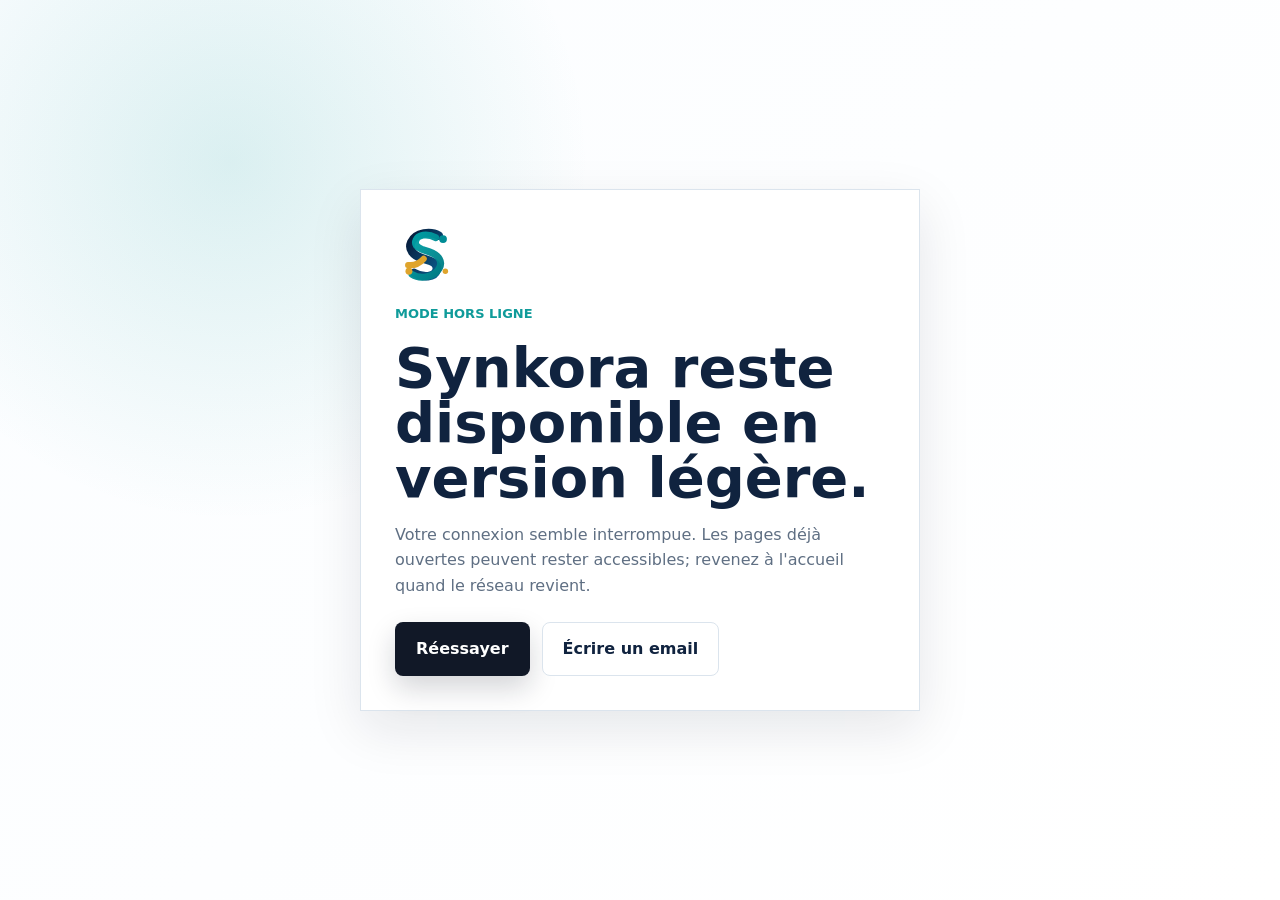
<file: offline.html>
<!doctype html>
<html lang="fr">
<head>
  <meta charset="utf-8" />
  <meta name="viewport" content="width=device-width, initial-scale=1" />
  <title>Hors ligne - Synkora Group</title>
  <meta name="description" content="Page hors ligne de Synkora Group." />
  <link rel="icon" href="assets/favicon.svg" type="image/svg+xml" />
  <link rel="apple-touch-icon" href="assets/apple-touch-icon.png" />
  <link rel="manifest" href="site.webmanifest" />
  <meta name="theme-color" content="#10233f" />
  <meta name="color-scheme" content="light dark" />
  <link rel="stylesheet" href="css/styles.css?v=20261102" />
</head>
<body>
  <!-- OFFLINE FALLBACK -->
  <main class="offline-shell">
    <section class="offline-panel" aria-labelledby="offline-title">
      <img src="assets/logo-mark.svg" alt="" class="offline-mark" />
      <p class="eyebrow">Mode hors ligne</p>
      <h1 id="offline-title">Synkora reste disponible en version légère.</h1>
      <p>Votre connexion semble interrompue. Les pages déjà ouvertes peuvent rester accessibles; revenez à l'accueil quand le réseau revient.</p>
      <div class="offline-actions">
        <a class="btn btn-primary" href="./">Réessayer</a>
        <a class="btn btn-secondary" href="mailto:contact@synkora-group.com">Écrire un email</a>
      </div>
    </section>
  </main>
</body>
</html>
</file>
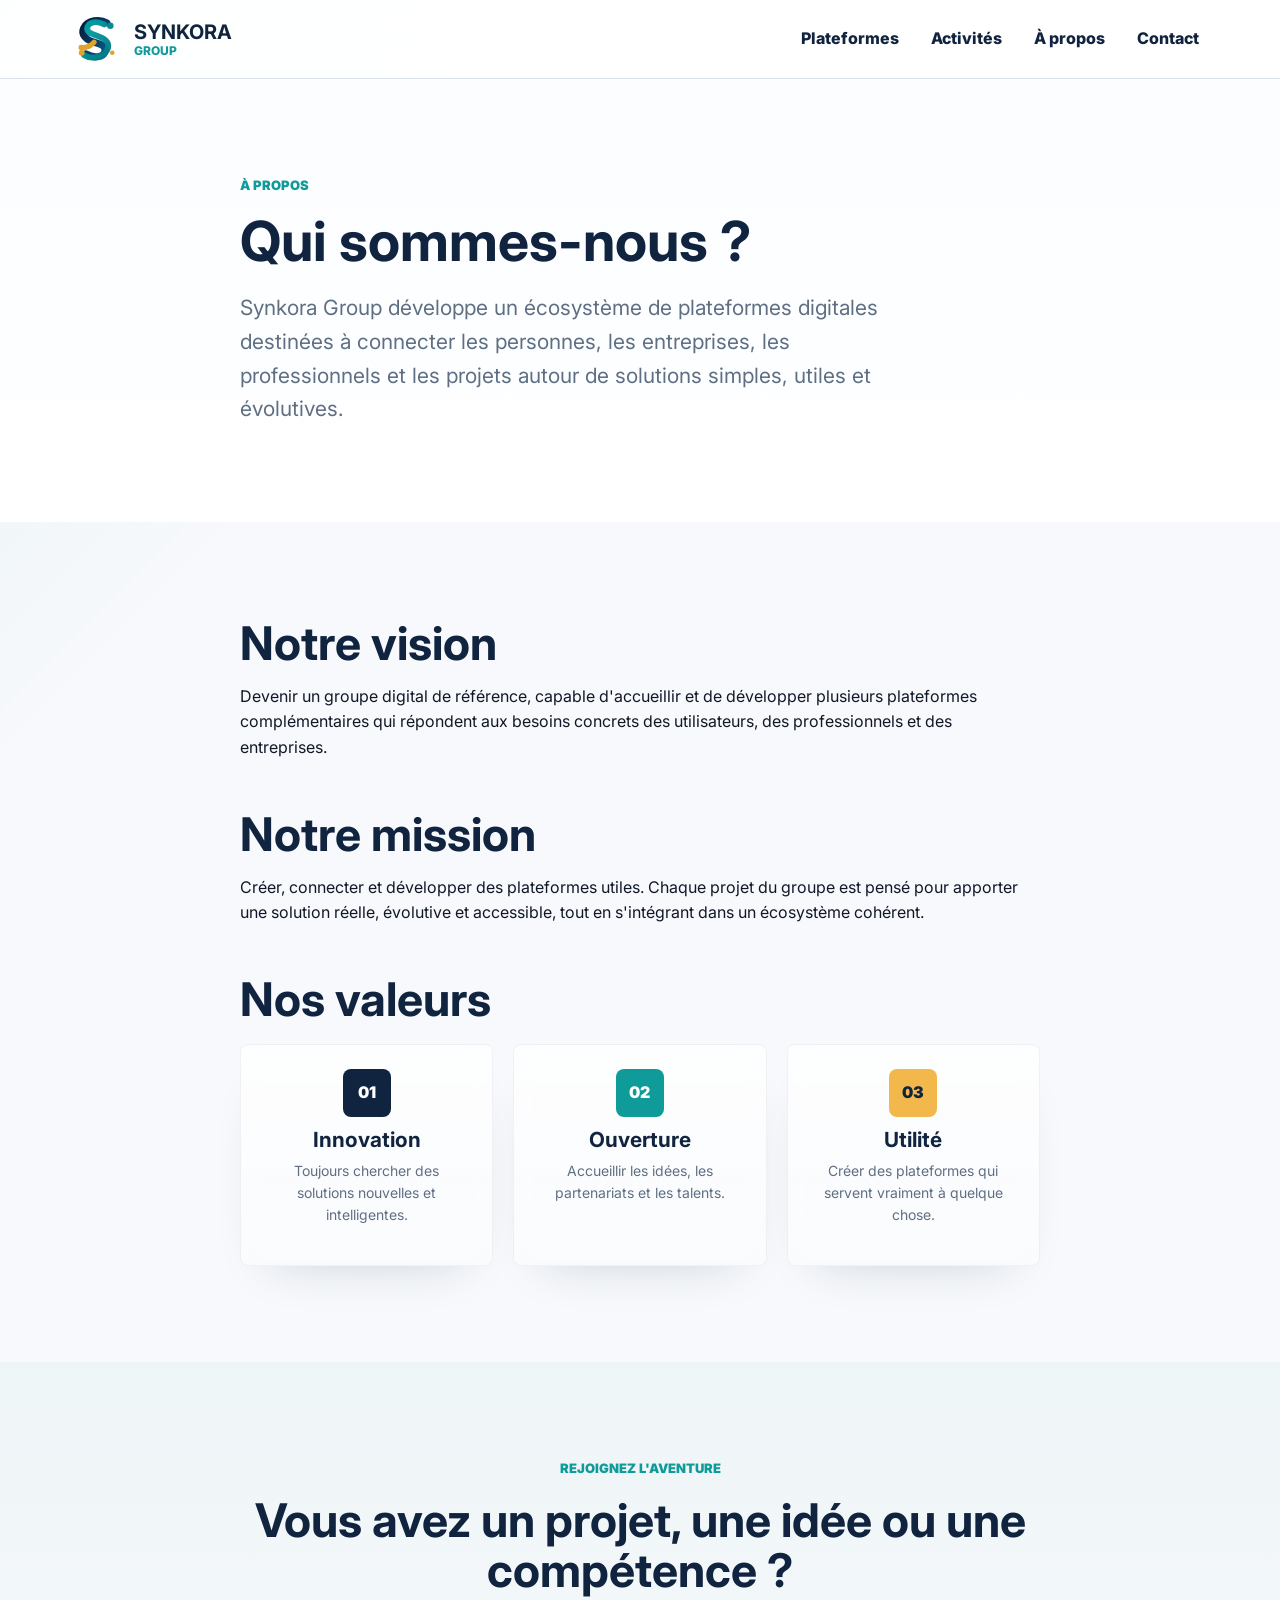
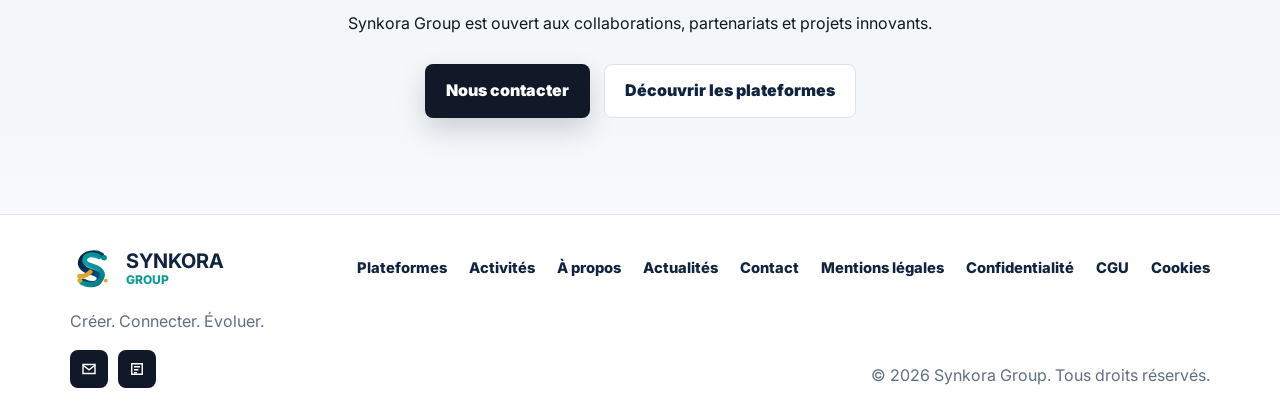
<file: pages/apropos.html>
<!doctype html>
<html lang="fr">
<head>
  <meta charset="utf-8" />
  <meta name="viewport" content="width=device-width, initial-scale=1" />
  <title>À propos - Synkora Group</title>
  <meta name="description" content="Découvrez Synkora Group : un groupe digital multi-plateformes ouvert à l'innovation, aux partenariats et aux projets utiles." />
  <link rel="icon" href="../assets/favicon.svg" type="image/svg+xml" />
  <link rel="apple-touch-icon" href="../assets/apple-touch-icon.png" />
  <link rel="manifest" href="../site.webmanifest" />
  <link rel="canonical" href="https://theodorisrollens2000-ux.github.io/synkora-group/pages/apropos.html" />
  <meta property="og:title" content="À propos - Synkora Group" />
  <meta property="og:description" content="Découvrez Synkora Group : un groupe digital multi-plateformes ouvert à l'innovation, aux partenariats et aux projets utiles." />
  <meta property="og:type" content="website" />
  <meta property="og:url" content="https://theodorisrollens2000-ux.github.io/synkora-group/pages/apropos.html" />
  <meta property="og:site_name" content="Synkora Group" />
  <meta property="og:image" content="https://theodorisrollens2000-ux.github.io/synkora-group/assets/logo.png" />
  <meta name="twitter:card" content="summary_large_image" />
  <meta name="twitter:title" content="À propos - Synkora Group" />
  <meta name="twitter:description" content="Découvrez Synkora Group : un groupe digital multi-plateformes ouvert à l'innovation, aux partenariats et aux projets utiles." />
  <meta name="twitter:image" content="https://theodorisrollens2000-ux.github.io/synkora-group/assets/logo.png" />
  <link rel="preconnect" href="https://fonts.googleapis.com" />
  <link rel="preconnect" href="https://fonts.gstatic.com" crossorigin />
  <link rel="stylesheet" href="https://fonts.googleapis.com/css2?family=Inter:wght@400;700;800;900&display=swap" media="print" onload="this.media='all'" />
  <meta name="theme-color" content="#061b3a" />
  <link rel="stylesheet" href="../css/styles.css?v=20261102" />
</head>
<body>
  <header class="site-header" data-header>
    <div class="container header-inner">
      <a class="brand" href="../index.html" aria-label="Synkora Group - Accueil">
        <img src="../assets/logo-mark.svg" alt="" class="brand-mark" fetchpriority="high" />
        <span class="brand-text"><strong>SYNKORA</strong><small>GROUP</small></span>
      </a>
      <button class="nav-toggle" type="button" aria-expanded="false" aria-controls="site-nav" data-nav-toggle>
        <span></span><span></span><span></span>
        <span class="sr-only">Ouvrir le menu</span>
      </button>
      <nav id="site-nav" class="site-nav" data-nav>
        <a href="../index.html#ecosysteme">Plateformes</a>
        <a href="../index.html#activites">Activités</a>
        <a href="../index.html#equipes">Équipe</a>
        <a href="apropos.html">À propos</a>
        <a href="../index.html#contact">Contact</a>
      </nav>
    </div>
  </header>

  <main>
    <!-- ABOUT HERO -->
    <section class="section about-hero">
      <div class="container narrow-container">
        <p class="eyebrow">À propos</p>
        <h1>Qui sommes-nous ?</h1>
        <p class="lead about-lead">Synkora Group développe un écosystème de plateformes digitales destinées à connecter les personnes, les entreprises, les professionnels et les projets autour de solutions simples, utiles et évolutives.</p>
      </div>
    </section>

    <!-- VISION, MISSION AND VALUES -->
    <section class="section">
      <div class="container narrow-container">
        <h2>Notre vision</h2>
        <p>Devenir un groupe digital de référence, capable d'accueillir et de développer plusieurs plateformes complémentaires qui répondent aux besoins concrets des utilisateurs, des professionnels et des entreprises.</p>

        <h2 class="stack-heading">Notre mission</h2>
        <p>Créer, connecter et développer des plateformes utiles. Chaque projet du groupe est pensé pour apporter une solution réelle, évolutive et accessible, tout en s'intégrant dans un écosystème cohérent.</p>

        <h2 class="stack-heading">Nos valeurs</h2>
        <div class="values-grid">
          <div class="value-card">
            <div class="value-number value-number-navy">01</div>
            <h3>Innovation</h3>
            <p>Toujours chercher des solutions nouvelles et intelligentes.</p>
          </div>
          <div class="value-card">
            <div class="value-number value-number-teal">02</div>
            <h3>Ouverture</h3>
            <p>Accueillir les idées, les partenariats et les talents.</p>
          </div>
          <div class="value-card">
            <div class="value-number value-number-gold">03</div>
            <h3>Utilité</h3>
            <p>Créer des plateformes qui servent vraiment à quelque chose.</p>
          </div>
        </div>
      </div>
    </section>

    <!-- ABOUT CTA -->
    <section class="section section-soft">
      <div class="container narrow-container text-center">
        <p class="eyebrow">Rejoignez l'aventure</p>
        <h2>Vous avez un projet, une idée ou une compétence ?</h2>
        <p>Synkora Group est ouvert aux collaborations, partenariats et projets innovants.</p>
        <div class="center-actions">
          <a class="btn btn-primary" href="../index.html#contact">Nous contacter</a>
          <a class="btn btn-secondary" href="../index.html#ecosysteme">Découvrir les plateformes</a>
        </div>
      </div>
    </section>
  </main>

  <!-- FOOTER -->
  <footer class="site-footer">
    <div class="container footer-inner">
      <div>
        <a class="brand footer-brand" href="../index.html" aria-label="Synkora Group">
          <img src="../assets/logo-mark.svg" alt="" class="brand-mark" loading="lazy" />
          <span class="brand-text"><strong>SYNKORA</strong><small>GROUP</small></span>
        </a>
        <p class="footer-tagline">Créer. Connecter. Évoluer.</p>
        <div class="social-links footer-social">
          <a href="mailto:contact@synkora-group.com" aria-label="Envoyer un email à Synkora Group"><svg viewBox="0 0 24 24" fill="none" stroke="currentColor" stroke-width="1.9"><path d="M4 6h16v12H4z"/><path d="m4 7 8 6 8-6"/></svg></a>
          <a href="../index.html#actualites" aria-label="Voir les actualités Synkora Group"><svg viewBox="0 0 24 24" fill="none" stroke="currentColor" stroke-width="1.9"><path d="M5 5h14v14H5z"/><path d="M8 9h8M8 13h6M8 17h4"/></svg></a>
        </div>
      </div>
      <p>© <span data-year></span> Synkora Group. Tous droits réservés.</p>
      <div class="footer-links footer-links-stack">
        <a href="../index.html#ecosysteme">Plateformes</a>
        <a href="../index.html#activites">Activités</a>
        <a href="apropos.html">À propos</a>
        <a href="../index.html#actualites">Actualités</a>
        <a href="../index.html#contact">Contact</a>
        <a href="mentions-legales.html">Mentions légales</a>
        <a href="confidentialite.html">Confidentialité</a>
        <a href="cgu.html">CGU</a>
        <a href="cookies.html">Cookies</a>
      </div>
    </div>
  </footer>

  <script src="../js/team-data.js?v=20261102"></script>
  <script src="../js/app.js?v=20261102"></script>
</body>
</html>
</file>
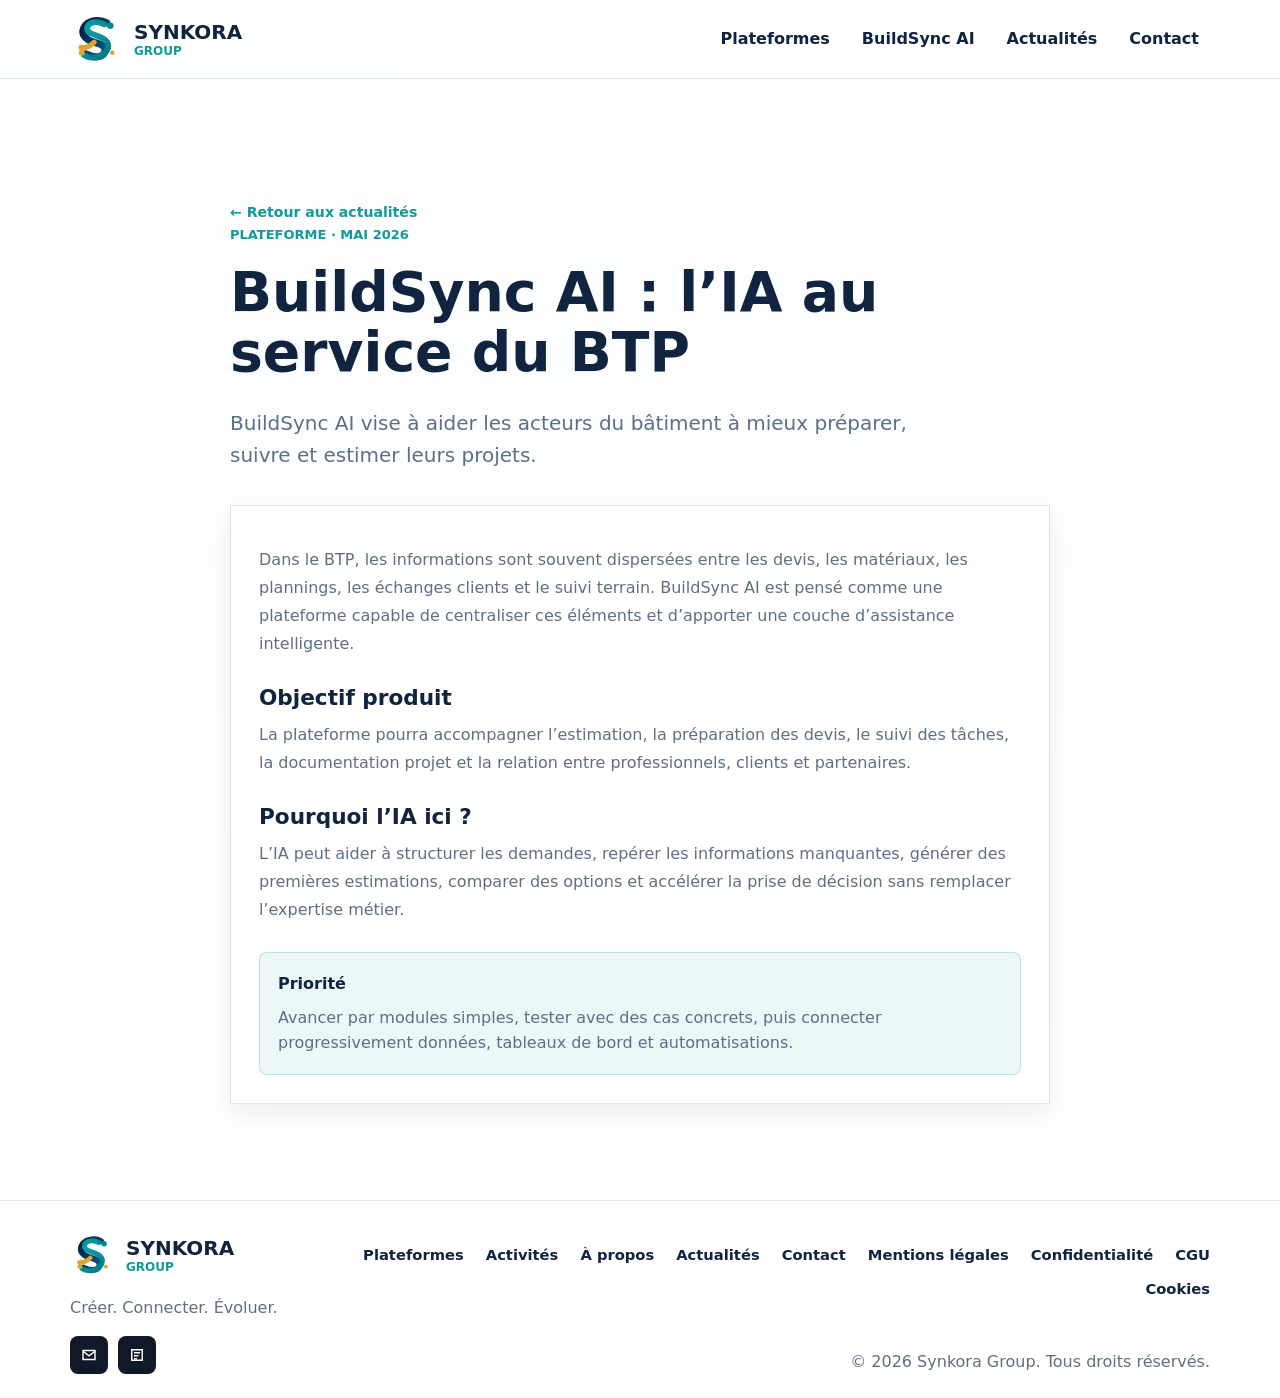
<file: pages/article-buildsync-ai-btp.html>
<!doctype html>
<html lang="fr">
<head>
  <meta charset="utf-8" />
  <meta name="viewport" content="width=device-width, initial-scale=1" />
  <title>BuildSync AI et le BTP - Actualités</title>
  <meta name="description" content="Comment BuildSync AI prépare une expérience plus intelligente pour la gestion et l'estimation dans le BTP." />
  <link rel="icon" href="../assets/favicon.svg" type="image/svg+xml" />
  <link rel="apple-touch-icon" href="../assets/apple-touch-icon.png" />
  <link rel="manifest" href="../site.webmanifest" />
  <link rel="canonical" href="https://theodorisrollens2000-ux.github.io/synkora-group/pages/article-buildsync-ai-btp.html" />
  <meta property="og:title" content="BuildSync AI et le BTP - Actualités" />
  <meta property="og:description" content="Comment BuildSync AI prépare une expérience plus intelligente pour la gestion et l'estimation dans le BTP." />
  <meta property="og:type" content="website" />
  <meta property="og:url" content="https://theodorisrollens2000-ux.github.io/synkora-group/pages/article-buildsync-ai-btp.html" />
  <meta property="og:site_name" content="Synkora Group" />
  <meta property="og:image" content="https://theodorisrollens2000-ux.github.io/synkora-group/assets/logo.png" />
  <meta name="twitter:card" content="summary_large_image" />
  <meta name="twitter:title" content="BuildSync AI et le BTP - Actualités" />
  <meta name="twitter:description" content="Comment BuildSync AI prépare une expérience plus intelligente pour la gestion et l'estimation dans le BTP." />
  <meta name="twitter:image" content="https://theodorisrollens2000-ux.github.io/synkora-group/assets/logo.png" />
  <meta name="theme-color" content="#061b3a" />
  <link rel="stylesheet" href="../css/styles.css?v=20261102" />
</head>
<body>
  <header class="site-header" data-header>
    <div class="container header-inner">
      <a class="brand" href="../index.html" aria-label="Synkora Group - Accueil">
        <img src="../assets/logo-mark.svg" alt="" class="brand-mark" fetchpriority="high" />
        <span class="brand-text"><strong>SYNKORA</strong><small>GROUP</small></span>
      </a>
      <button class="nav-toggle" type="button" aria-expanded="false" aria-controls="site-nav" data-nav-toggle>
        <span></span><span></span><span></span>
        <span class="sr-only">Ouvrir le menu</span>
      </button>
      <nav id="site-nav" class="site-nav" data-nav>
        <a href="../index.html#ecosysteme">Plateformes</a>
        <a href="buildsync-ai.html">BuildSync AI</a>
        <a href="../index.html#actualites">Actualités</a>
        <a href="../index.html#contact">Contact</a>
      </nav>
    </div>
  </header>

  <main>
    <!-- ARTICLE CONTENT -->
    <article class="section article-page">
      <div class="container article-shell">
        <a class="blog-link" href="../index.html#actualites">← Retour aux actualités</a>
        <p class="eyebrow">Plateforme · Mai 2026</p>
        <h1>BuildSync AI : l’IA au service du BTP</h1>
        <p class="lead">BuildSync AI vise à aider les acteurs du bâtiment à mieux préparer, suivre et estimer leurs projets.</p>

        <div class="article-content">
          <p>Dans le BTP, les informations sont souvent dispersées entre les devis, les matériaux, les plannings, les échanges clients et le suivi terrain. BuildSync AI est pensé comme une plateforme capable de centraliser ces éléments et d’apporter une couche d’assistance intelligente.</p>
          <h2>Objectif produit</h2>
          <p>La plateforme pourra accompagner l’estimation, la préparation des devis, le suivi des tâches, la documentation projet et la relation entre professionnels, clients et partenaires.</p>
          <h2>Pourquoi l’IA ici ?</h2>
          <p>L’IA peut aider à structurer les demandes, repérer les informations manquantes, générer des premières estimations, comparer des options et accélérer la prise de décision sans remplacer l’expertise métier.</p>
          <div class="article-callout">
            <strong>Priorité</strong>
            <span>Avancer par modules simples, tester avec des cas concrets, puis connecter progressivement données, tableaux de bord et automatisations.</span>
          </div>
        </div>
      </div>
    </article>
  </main>

  <!-- FOOTER -->
  <footer class="site-footer">
    <div class="container footer-inner">
      <div>
        <a class="brand footer-brand" href="../index.html" aria-label="Synkora Group">
          <img src="../assets/logo-mark.svg" alt="" class="brand-mark" loading="lazy" />
          <span class="brand-text"><strong>SYNKORA</strong><small>GROUP</small></span>
        </a>
        <p class="footer-tagline">Créer. Connecter. Évoluer.</p>
        <div class="social-links footer-social">
          <a href="mailto:contact@synkora-group.com" aria-label="Envoyer un email à Synkora Group"><svg viewBox="0 0 24 24" fill="none" stroke="currentColor" stroke-width="1.9"><path d="M4 6h16v12H4z"/><path d="m4 7 8 6 8-6"/></svg></a>
          <a href="../index.html#actualites" aria-label="Voir les actualités Synkora Group"><svg viewBox="0 0 24 24" fill="none" stroke="currentColor" stroke-width="1.9"><path d="M5 5h14v14H5z"/><path d="M8 9h8M8 13h6M8 17h4"/></svg></a>
        </div>
      </div>
      <p>© <span data-year></span> Synkora Group. Tous droits réservés.</p>
      <div class="footer-links footer-links-stack">
        <a href="../index.html#ecosysteme">Plateformes</a>
        <a href="../index.html#activites">Activités</a>
        <a href="apropos.html">À propos</a>
        <a href="../index.html#actualites">Actualités</a>
        <a href="../index.html#contact">Contact</a>
        <a href="mentions-legales.html">Mentions légales</a>
        <a href="confidentialite.html">Confidentialité</a>
        <a href="cgu.html">CGU</a>
        <a href="cookies.html">Cookies</a>
      </div>
    </div>
  </footer>

  <script src="../js/team-data.js?v=20261102"></script>
  <script src="../js/app.js?v=20261102"></script>
</body>
</html>
</file>
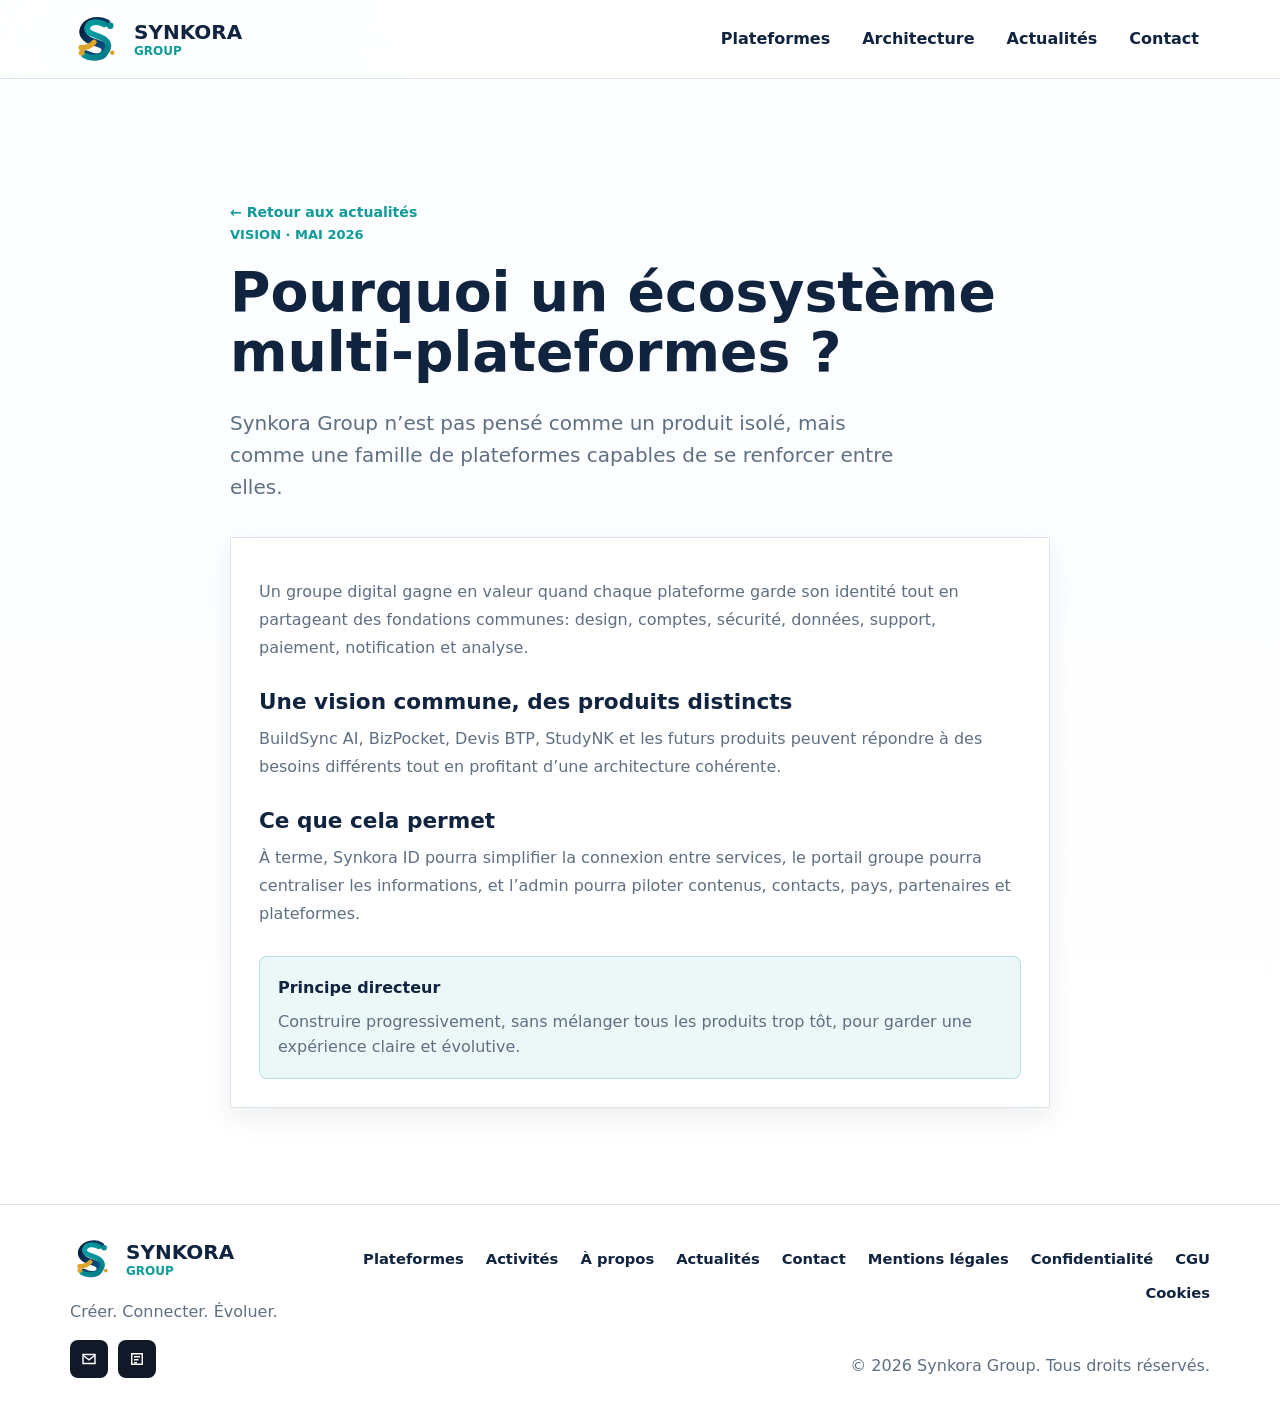
<file: pages/article-ecosysteme-multi-plateformes.html>
<!doctype html>
<html lang="fr">
<head>
  <meta charset="utf-8" />
  <meta name="viewport" content="width=device-width, initial-scale=1" />
  <title>Écosystème multi-plateformes - Actualités</title>
  <meta name="description" content="La vision de Synkora Group pour connecter plusieurs plateformes digitales dans une architecture commune." />
  <link rel="icon" href="../assets/favicon.svg" type="image/svg+xml" />
  <link rel="apple-touch-icon" href="../assets/apple-touch-icon.png" />
  <link rel="manifest" href="../site.webmanifest" />
  <link rel="canonical" href="https://theodorisrollens2000-ux.github.io/synkora-group/pages/article-ecosysteme-multi-plateformes.html" />
  <meta property="og:title" content="Écosystème multi-plateformes - Actualités" />
  <meta property="og:description" content="La vision de Synkora Group pour connecter plusieurs plateformes digitales dans une architecture commune." />
  <meta property="og:type" content="website" />
  <meta property="og:url" content="https://theodorisrollens2000-ux.github.io/synkora-group/pages/article-ecosysteme-multi-plateformes.html" />
  <meta property="og:site_name" content="Synkora Group" />
  <meta property="og:image" content="https://theodorisrollens2000-ux.github.io/synkora-group/assets/logo.png" />
  <meta name="twitter:card" content="summary_large_image" />
  <meta name="twitter:title" content="Écosystème multi-plateformes - Actualités" />
  <meta name="twitter:description" content="La vision de Synkora Group pour connecter plusieurs plateformes digitales dans une architecture commune." />
  <meta name="twitter:image" content="https://theodorisrollens2000-ux.github.io/synkora-group/assets/logo.png" />
  <meta name="theme-color" content="#061b3a" />
  <link rel="stylesheet" href="../css/styles.css?v=20261102" />
</head>
<body>
  <header class="site-header" data-header>
    <div class="container header-inner">
      <a class="brand" href="../index.html" aria-label="Synkora Group - Accueil">
        <img src="../assets/logo-mark.svg" alt="" class="brand-mark" fetchpriority="high" />
        <span class="brand-text"><strong>SYNKORA</strong><small>GROUP</small></span>
      </a>
      <button class="nav-toggle" type="button" aria-expanded="false" aria-controls="site-nav" data-nav-toggle>
        <span></span><span></span><span></span>
        <span class="sr-only">Ouvrir le menu</span>
      </button>
      <nav id="site-nav" class="site-nav" data-nav>
        <a href="../index.html#ecosysteme">Plateformes</a>
        <a href="../index.html#architecture">Architecture</a>
        <a href="../index.html#actualites">Actualités</a>
        <a href="../index.html#contact">Contact</a>
      </nav>
    </div>
  </header>

  <main>
    <!-- ARTICLE CONTENT -->
    <article class="section article-page">
      <div class="container article-shell">
        <a class="blog-link" href="../index.html#actualites">← Retour aux actualités</a>
        <p class="eyebrow">Vision · Mai 2026</p>
        <h1>Pourquoi un écosystème multi-plateformes ?</h1>
        <p class="lead">Synkora Group n’est pas pensé comme un produit isolé, mais comme une famille de plateformes capables de se renforcer entre elles.</p>

        <div class="article-content">
          <p>Un groupe digital gagne en valeur quand chaque plateforme garde son identité tout en partageant des fondations communes: design, comptes, sécurité, données, support, paiement, notification et analyse.</p>
          <h2>Une vision commune, des produits distincts</h2>
          <p>BuildSync AI, BizPocket, Devis BTP, StudyNK et les futurs produits peuvent répondre à des besoins différents tout en profitant d’une architecture cohérente.</p>
          <h2>Ce que cela permet</h2>
          <p>À terme, Synkora ID pourra simplifier la connexion entre services, le portail groupe pourra centraliser les informations, et l’admin pourra piloter contenus, contacts, pays, partenaires et plateformes.</p>
          <div class="article-callout">
            <strong>Principe directeur</strong>
            <span>Construire progressivement, sans mélanger tous les produits trop tôt, pour garder une expérience claire et évolutive.</span>
          </div>
        </div>
      </div>
    </article>
  </main>

  <!-- FOOTER -->
  <footer class="site-footer">
    <div class="container footer-inner">
      <div>
        <a class="brand footer-brand" href="../index.html" aria-label="Synkora Group">
          <img src="../assets/logo-mark.svg" alt="" class="brand-mark" loading="lazy" />
          <span class="brand-text"><strong>SYNKORA</strong><small>GROUP</small></span>
        </a>
        <p class="footer-tagline">Créer. Connecter. Évoluer.</p>
        <div class="social-links footer-social">
          <a href="mailto:contact@synkora-group.com" aria-label="Envoyer un email à Synkora Group"><svg viewBox="0 0 24 24" fill="none" stroke="currentColor" stroke-width="1.9"><path d="M4 6h16v12H4z"/><path d="m4 7 8 6 8-6"/></svg></a>
          <a href="../index.html#actualites" aria-label="Voir les actualités Synkora Group"><svg viewBox="0 0 24 24" fill="none" stroke="currentColor" stroke-width="1.9"><path d="M5 5h14v14H5z"/><path d="M8 9h8M8 13h6M8 17h4"/></svg></a>
        </div>
      </div>
      <p>© <span data-year></span> Synkora Group. Tous droits réservés.</p>
      <div class="footer-links footer-links-stack">
        <a href="../index.html#ecosysteme">Plateformes</a>
        <a href="../index.html#activites">Activités</a>
        <a href="apropos.html">À propos</a>
        <a href="../index.html#actualites">Actualités</a>
        <a href="../index.html#contact">Contact</a>
        <a href="mentions-legales.html">Mentions légales</a>
        <a href="confidentialite.html">Confidentialité</a>
        <a href="cgu.html">CGU</a>
        <a href="cookies.html">Cookies</a>
      </div>
    </div>
  </footer>

  <script src="../js/team-data.js?v=20261102"></script>
  <script src="../js/app.js?v=20261102"></script>
</body>
</html>
</file>
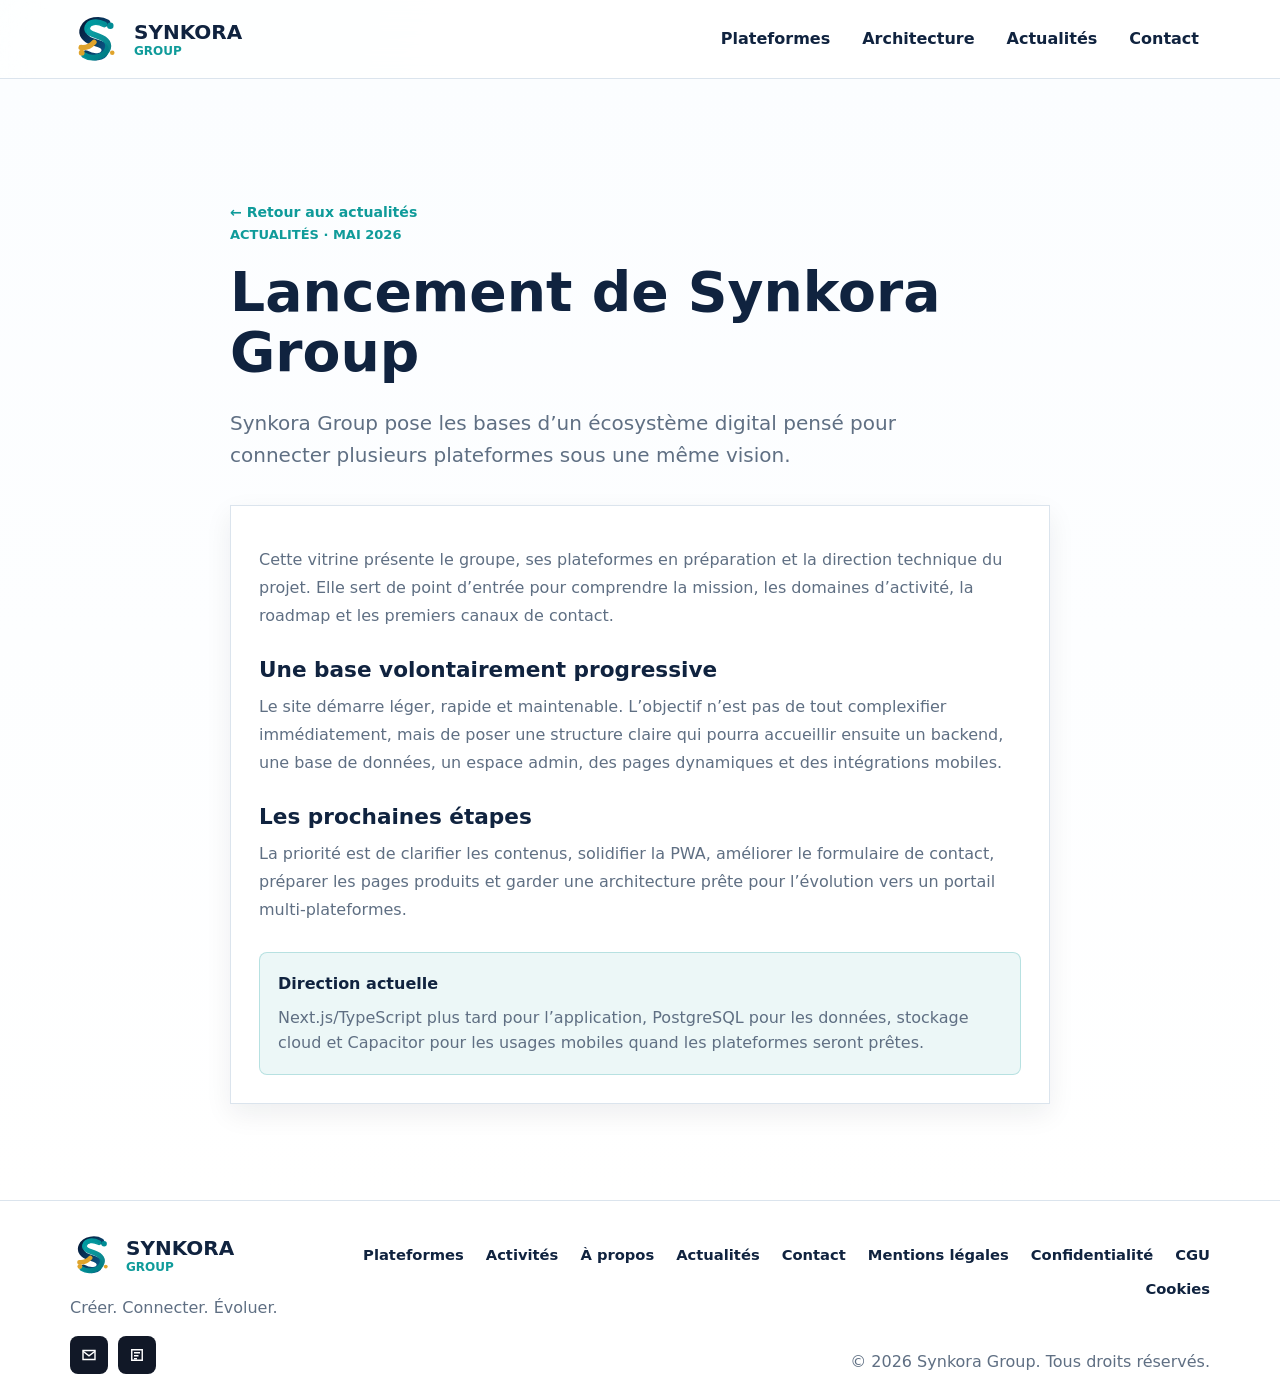
<file: pages/article-lancement-synkora.html>
<!doctype html>
<html lang="fr">
<head>
  <meta charset="utf-8" />
  <meta name="viewport" content="width=device-width, initial-scale=1" />
  <title>Lancement de Synkora Group - Actualités</title>
  <meta name="description" content="Synkora Group présente sa vitrine officielle et son écosystème digital multi-plateformes." />
  <link rel="icon" href="../assets/favicon.svg" type="image/svg+xml" />
  <link rel="apple-touch-icon" href="../assets/apple-touch-icon.png" />
  <link rel="manifest" href="../site.webmanifest" />
  <link rel="canonical" href="https://theodorisrollens2000-ux.github.io/synkora-group/pages/article-lancement-synkora.html" />
  <meta property="og:title" content="Lancement de Synkora Group - Actualités" />
  <meta property="og:description" content="Synkora Group présente sa vitrine officielle et son écosystème digital multi-plateformes." />
  <meta property="og:type" content="website" />
  <meta property="og:url" content="https://theodorisrollens2000-ux.github.io/synkora-group/pages/article-lancement-synkora.html" />
  <meta property="og:site_name" content="Synkora Group" />
  <meta property="og:image" content="https://theodorisrollens2000-ux.github.io/synkora-group/assets/logo.png" />
  <meta name="twitter:card" content="summary_large_image" />
  <meta name="twitter:title" content="Lancement de Synkora Group - Actualités" />
  <meta name="twitter:description" content="Synkora Group présente sa vitrine officielle et son écosystème digital multi-plateformes." />
  <meta name="twitter:image" content="https://theodorisrollens2000-ux.github.io/synkora-group/assets/logo.png" />
  <meta name="theme-color" content="#061b3a" />
  <link rel="stylesheet" href="../css/styles.css?v=20261102" />
</head>
<body>
  <header class="site-header" data-header>
    <div class="container header-inner">
      <a class="brand" href="../index.html" aria-label="Synkora Group - Accueil">
        <img src="../assets/logo-mark.svg" alt="" class="brand-mark" fetchpriority="high" />
        <span class="brand-text"><strong>SYNKORA</strong><small>GROUP</small></span>
      </a>
      <button class="nav-toggle" type="button" aria-expanded="false" aria-controls="site-nav" data-nav-toggle>
        <span></span><span></span><span></span>
        <span class="sr-only">Ouvrir le menu</span>
      </button>
      <nav id="site-nav" class="site-nav" data-nav>
        <a href="../index.html#ecosysteme">Plateformes</a>
        <a href="../index.html#architecture">Architecture</a>
        <a href="../index.html#actualites">Actualités</a>
        <a href="../index.html#contact">Contact</a>
      </nav>
    </div>
  </header>

  <main>
    <!-- ARTICLE CONTENT -->
    <article class="section article-page">
      <div class="container article-shell">
        <a class="blog-link" href="../index.html#actualites">← Retour aux actualités</a>
        <p class="eyebrow">Actualités · Mai 2026</p>
        <h1>Lancement de Synkora Group</h1>
        <p class="lead">Synkora Group pose les bases d’un écosystème digital pensé pour connecter plusieurs plateformes sous une même vision.</p>

        <div class="article-content">
          <p>Cette vitrine présente le groupe, ses plateformes en préparation et la direction technique du projet. Elle sert de point d’entrée pour comprendre la mission, les domaines d’activité, la roadmap et les premiers canaux de contact.</p>
          <h2>Une base volontairement progressive</h2>
          <p>Le site démarre léger, rapide et maintenable. L’objectif n’est pas de tout complexifier immédiatement, mais de poser une structure claire qui pourra accueillir ensuite un backend, une base de données, un espace admin, des pages dynamiques et des intégrations mobiles.</p>
          <h2>Les prochaines étapes</h2>
          <p>La priorité est de clarifier les contenus, solidifier la PWA, améliorer le formulaire de contact, préparer les pages produits et garder une architecture prête pour l’évolution vers un portail multi-plateformes.</p>
          <div class="article-callout">
            <strong>Direction actuelle</strong>
            <span>Next.js/TypeScript plus tard pour l’application, PostgreSQL pour les données, stockage cloud et Capacitor pour les usages mobiles quand les plateformes seront prêtes.</span>
          </div>
        </div>
      </div>
    </article>
  </main>

  <!-- FOOTER -->
  <footer class="site-footer">
    <div class="container footer-inner">
      <div>
        <a class="brand footer-brand" href="../index.html" aria-label="Synkora Group">
          <img src="../assets/logo-mark.svg" alt="" class="brand-mark" loading="lazy" />
          <span class="brand-text"><strong>SYNKORA</strong><small>GROUP</small></span>
        </a>
        <p class="footer-tagline">Créer. Connecter. Évoluer.</p>
        <div class="social-links footer-social">
          <a href="mailto:contact@synkora-group.com" aria-label="Envoyer un email à Synkora Group"><svg viewBox="0 0 24 24" fill="none" stroke="currentColor" stroke-width="1.9"><path d="M4 6h16v12H4z"/><path d="m4 7 8 6 8-6"/></svg></a>
          <a href="../index.html#actualites" aria-label="Voir les actualités Synkora Group"><svg viewBox="0 0 24 24" fill="none" stroke="currentColor" stroke-width="1.9"><path d="M5 5h14v14H5z"/><path d="M8 9h8M8 13h6M8 17h4"/></svg></a>
        </div>
      </div>
      <p>© <span data-year></span> Synkora Group. Tous droits réservés.</p>
      <div class="footer-links footer-links-stack">
        <a href="../index.html#ecosysteme">Plateformes</a>
        <a href="../index.html#activites">Activités</a>
        <a href="apropos.html">À propos</a>
        <a href="../index.html#actualites">Actualités</a>
        <a href="../index.html#contact">Contact</a>
        <a href="mentions-legales.html">Mentions légales</a>
        <a href="confidentialite.html">Confidentialité</a>
        <a href="cgu.html">CGU</a>
        <a href="cookies.html">Cookies</a>
      </div>
    </div>
  </footer>

  <script src="../js/team-data.js?v=20261102"></script>
  <script src="../js/app.js?v=20261102"></script>
</body>
</html>
</file>
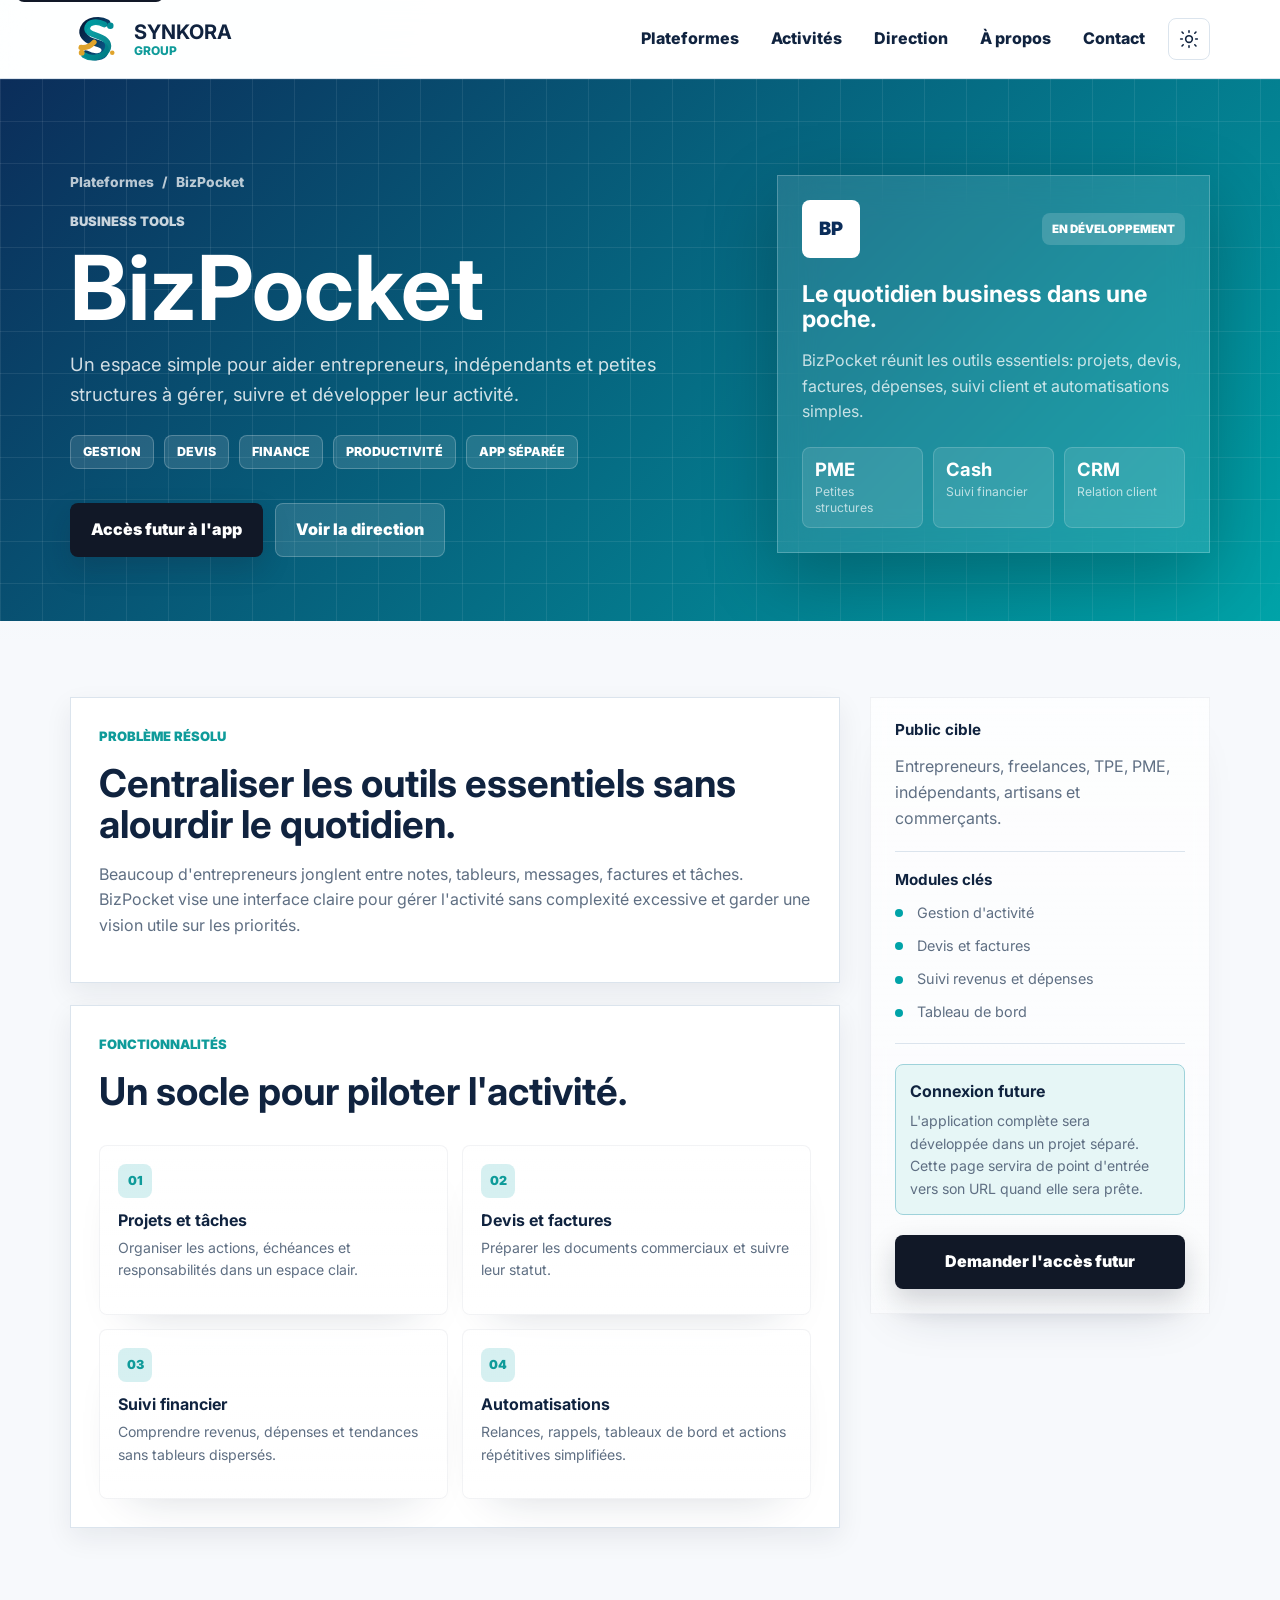
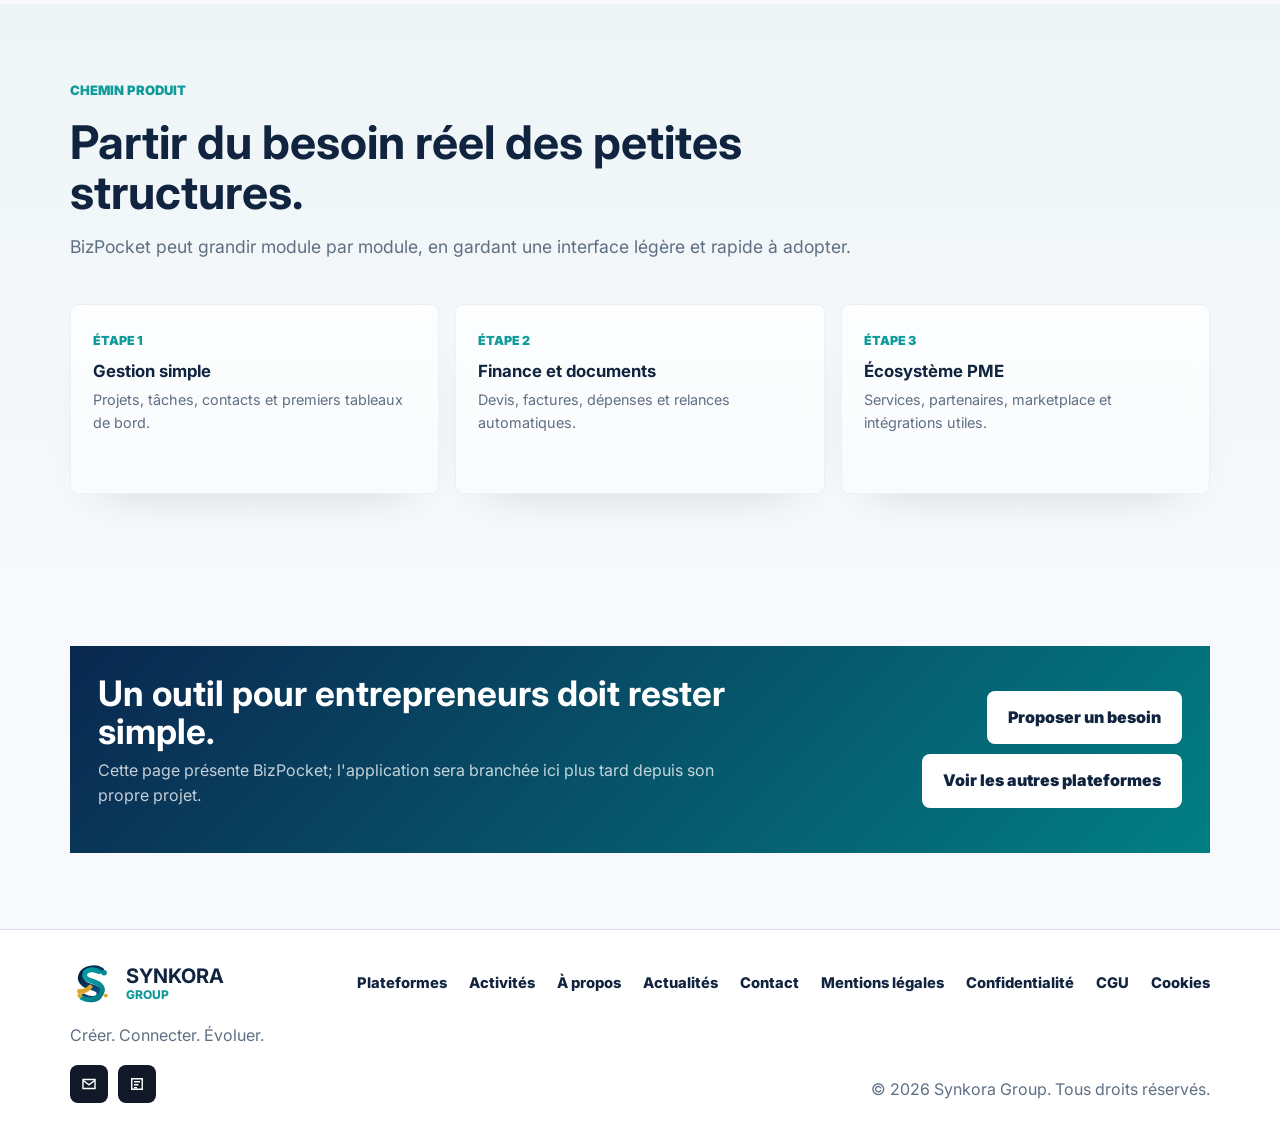
<file: pages/bizpocket.html>
<!doctype html>
<html lang="fr">
<head>
  <meta charset="utf-8" />
  <meta name="viewport" content="width=device-width, initial-scale=1" />
  <title>BizPocket - Synkora Group</title>
  <meta name="description" content="Outils digitaux pour entrepreneurs, indépendants et PME : gestion, productivité et services." />
  <link rel="icon" href="../assets/favicon.svg" type="image/svg+xml" />
  <link rel="apple-touch-icon" href="../assets/apple-touch-icon.png" />
  <link rel="manifest" href="../site.webmanifest" />
  <link rel="canonical" href="https://theodorisrollens2000-ux.github.io/synkora-group/pages/bizpocket.html" />
  <meta property="og:title" content="BizPocket - Synkora Group" />
  <meta property="og:description" content="Outils digitaux pour entrepreneurs, indépendants et PME : gestion, productivité et services." />
  <meta property="og:type" content="website" />
  <meta property="og:url" content="https://theodorisrollens2000-ux.github.io/synkora-group/pages/bizpocket.html" />
  <meta property="og:site_name" content="Synkora Group" />
  <meta property="og:image" content="https://theodorisrollens2000-ux.github.io/synkora-group/assets/logo.png" />
  <meta name="twitter:card" content="summary_large_image" />
  <meta name="twitter:title" content="BizPocket - Synkora Group" />
  <meta name="twitter:description" content="Outils digitaux pour entrepreneurs, indépendants et PME : gestion, productivité et services." />
  <meta name="twitter:image" content="https://theodorisrollens2000-ux.github.io/synkora-group/assets/logo.png" />
  <link rel="preconnect" href="https://fonts.googleapis.com" />
  <link rel="preconnect" href="https://fonts.gstatic.com" crossorigin />
  <link rel="stylesheet" href="https://fonts.googleapis.com/css2?family=Inter:wght@400;500;600;700;800;900&display=swap" media="print" onload="this.media='all'" />
  <meta name="theme-color" content="#061b3a" />
  <meta name="color-scheme" content="light dark" />
  <script>
    (() => {
      try {
        const storedTheme = localStorage.getItem('synkora-theme');
        const preferredTheme = window.matchMedia('(prefers-color-scheme: dark)').matches ? 'dark' : 'light';
        document.documentElement.dataset.theme = storedTheme || preferredTheme;
      } catch (error) {
        document.documentElement.dataset.theme = 'light';
      }
    })();
  </script>
  <link rel="stylesheet" href="../css/styles.css?v=20261102" />
</head>
<body>
  <a class="skip-link" href="#main">Aller au contenu</a>

  <header class="site-header" data-header>
    <div class="container header-inner">
      <a class="brand" href="../index.html" aria-label="Synkora Group - Accueil">
        <img src="../assets/logo-mark.svg" alt="" class="brand-mark" fetchpriority="high" />
        <span class="brand-text"><strong>SYNKORA</strong><small>GROUP</small></span>
      </a>

      <div class="header-actions">
        <nav id="site-nav" class="site-nav" data-nav>
          <a href="../index.html#ecosysteme">Plateformes</a>
          <a href="../index.html#activites">Activités</a>
          <a href="../index.html#architecture">Direction</a>
          <a href="../index.html#equipes">Équipe</a>
          <a href="apropos.html">À propos</a>
          <a href="../index.html#contact">Contact</a>
        </nav>

        <button class="theme-toggle" type="button" aria-label="Activer le mode sombre" data-theme-toggle>
          <svg class="theme-icon theme-icon-sun" viewBox="0 0 24 24" aria-hidden="true">
            <path d="M12 4V2m0 20v-2m8-8h2M2 12h2m14.95-6.95 1.42-1.42M3.63 20.37l1.42-1.42m0-13.9L3.63 3.63m16.74 16.74-1.42-1.42M12 16a4 4 0 1 0 0-8 4 4 0 0 0 0 8Z" />
          </svg>
          <svg class="theme-icon theme-icon-moon" viewBox="0 0 24 24" aria-hidden="true">
            <path d="M21 14.4A8.2 8.2 0 0 1 9.6 3 8.7 8.7 0 1 0 21 14.4Z" />
          </svg>
        </button>

        <button class="nav-toggle" type="button" aria-expanded="false" aria-controls="site-nav" data-nav-toggle>
          <span></span><span></span><span></span>
          <span class="sr-only">Ouvrir le menu</span>
        </button>
      </div>
    </div>
  </header>

  <main id="main" class="platform-page platform-bizpocket">
    <!-- PLATFORM HERO -->
    <section class="platform-hero">
      <div class="container platform-hero-grid">
        <div>
          <p class="platform-breadcrumb"><a href="../index.html#ecosysteme">Plateformes</a><span>/</span><span>BizPocket</span></p>
          <p class="eyebrow">Business tools</p>
          <h1>BizPocket</h1>
          <p class="lead">Un espace simple pour aider entrepreneurs, indépendants et petites structures à gérer, suivre et développer leur activité.</p>
          <div class="platform-pill-row">
            <span class="platform-pill">Gestion</span>
            <span class="platform-pill">Devis</span>
            <span class="platform-pill">Finance</span>
            <span class="platform-pill">Productivité</span>
            <span class="platform-pill">App séparée</span>
          </div>
          <div class="platform-actions">
            <!-- FUTURE APP LINK: replace href with the external BizPocket app URL when ready. -->
            <a class="btn btn-primary" href="../index.html#contact" data-platform-app-link="bizpocket">Accès futur à l'app</a>
            <a class="btn btn-secondary" href="../index.html#architecture">Voir la direction</a>
          </div>
        </div>

        <aside class="platform-signal-panel" aria-label="Synthèse BizPocket">
          <div class="platform-signal-top">
            <span class="platform-mark">BP</span>
            <span class="platform-status">En développement</span>
          </div>
          <h2>Le quotidien business dans une poche.</h2>
          <p>BizPocket réunit les outils essentiels: projets, devis, factures, dépenses, suivi client et automatisations simples.</p>
          <div class="platform-signal-metrics">
            <div><strong>PME</strong><span>Petites structures</span></div>
            <div><strong>Cash</strong><span>Suivi financier</span></div>
            <div><strong>CRM</strong><span>Relation client</span></div>
          </div>
        </aside>
      </div>
    </section>

    <!-- PROBLEM, FEATURES AND AUDIENCE -->
    <section class="platform-section">
      <div class="container platform-layout">
        <div class="platform-main-stack">
          <section class="platform-block">
            <p class="eyebrow">Problème résolu</p>
            <h2>Centraliser les outils essentiels sans alourdir le quotidien.</h2>
            <p>Beaucoup d'entrepreneurs jonglent entre notes, tableurs, messages, factures et tâches. BizPocket vise une interface claire pour gérer l'activité sans complexité excessive et garder une vision utile sur les priorités.</p>
          </section>

          <section class="platform-block">
            <div class="platform-section-heading">
              <div>
                <p class="eyebrow">Fonctionnalités</p>
                <h2>Un socle pour piloter l'activité.</h2>
              </div>
            </div>
            <div class="platform-feature-grid">
              <article class="platform-feature-card"><span>01</span><h3>Projets et tâches</h3><p>Organiser les actions, échéances et responsabilités dans un espace clair.</p></article>
              <article class="platform-feature-card"><span>02</span><h3>Devis et factures</h3><p>Préparer les documents commerciaux et suivre leur statut.</p></article>
              <article class="platform-feature-card"><span>03</span><h3>Suivi financier</h3><p>Comprendre revenus, dépenses et tendances sans tableurs dispersés.</p></article>
              <article class="platform-feature-card"><span>04</span><h3>Automatisations</h3><p>Relances, rappels, tableaux de bord et actions répétitives simplifiées.</p></article>
            </div>
          </section>
        </div>

        <aside class="platform-sidecard">
          <h3>Public cible</h3>
          <p>Entrepreneurs, freelances, TPE, PME, indépendants, artisans et commerçants.</p>
          <div class="platform-divider"></div>
          <h3>Modules clés</h3>
          <ul class="platform-check-list">
            <li>Gestion d'activité</li>
            <li>Devis et factures</li>
            <li>Suivi revenus et dépenses</li>
            <li>Tableau de bord</li>
          </ul>
          <div class="platform-divider"></div>
          <div class="platform-connect-note">
            <strong>Connexion future</strong>
            <span>L'application complète sera développée dans un projet séparé. Cette page servira de point d'entrée vers son URL quand elle sera prête.</span>
          </div>
          <a class="btn btn-primary platform-full-button" href="../index.html#contact" data-platform-app-link="bizpocket">Demander l'accès futur</a>
        </aside>
      </div>
    </section>

    <!-- PRODUCT ROADMAP -->
    <section class="platform-section platform-section-soft">
      <div class="container">
        <div class="section-heading reveal">
          <p class="eyebrow">Chemin produit</p>
          <h2>Partir du besoin réel des petites structures.</h2>
          <p>BizPocket peut grandir module par module, en gardant une interface légère et rapide à adopter.</p>
        </div>
        <div class="platform-roadmap">
          <article class="platform-roadstep"><span>Étape 1</span><h3>Gestion simple</h3><p>Projets, tâches, contacts et premiers tableaux de bord.</p></article>
          <article class="platform-roadstep"><span>Étape 2</span><h3>Finance et documents</h3><p>Devis, factures, dépenses et relances automatiques.</p></article>
          <article class="platform-roadstep"><span>Étape 3</span><h3>Écosystème PME</h3><p>Services, partenaires, marketplace et intégrations utiles.</p></article>
        </div>
      </div>
    </section>

    <!-- PLATFORM CTA -->
    <section class="platform-section">
      <div class="container">
        <div class="platform-cta-strip">
          <div>
            <h2>Un outil pour entrepreneurs doit rester simple.</h2>
            <p>Cette page présente BizPocket; l'application sera branchée ici plus tard depuis son propre projet.</p>
          </div>
          <div class="platform-cta-actions">
            <a class="btn btn-light" href="../index.html#contact">Proposer un besoin</a>
            <a class="btn btn-light" href="../index.html#ecosysteme">Voir les autres plateformes</a>
          </div>
        </div>
      </div>
    </section>
  </main>

  <!-- FOOTER -->
  <footer class="site-footer">
    <div class="container footer-inner">
      <div>
        <a class="brand footer-brand" href="../index.html" aria-label="Synkora Group">
          <img src="../assets/logo-mark.svg" alt="" class="brand-mark" loading="lazy" />
          <span class="brand-text"><strong>SYNKORA</strong><small>GROUP</small></span>
        </a>
        <p class="footer-tagline">Créer. Connecter. Évoluer.</p>
        <div class="social-links footer-social">
          <a href="mailto:contact@synkora-group.com" aria-label="Envoyer un email à Synkora Group"><svg viewBox="0 0 24 24" fill="none" stroke="currentColor" stroke-width="1.9"><path d="M4 6h16v12H4z"/><path d="m4 7 8 6 8-6"/></svg></a>
          <a href="../index.html#actualites" aria-label="Voir les actualités Synkora Group"><svg viewBox="0 0 24 24" fill="none" stroke="currentColor" stroke-width="1.9"><path d="M5 5h14v14H5z"/><path d="M8 9h8M8 13h6M8 17h4"/></svg></a>
        </div>
      </div>
      <p>© <span data-year></span> Synkora Group. Tous droits réservés.</p>
      <div class="footer-links footer-links-stack">
        <a href="../index.html#ecosysteme">Plateformes</a>
        <a href="../index.html#activites">Activités</a>
        <a href="apropos.html">À propos</a>
        <a href="../index.html#actualites">Actualités</a>
        <a href="../index.html#contact">Contact</a>
        <a href="mentions-legales.html">Mentions légales</a>
        <a href="confidentialite.html">Confidentialité</a>
        <a href="cgu.html">CGU</a>
        <a href="cookies.html">Cookies</a>
      </div>
    </div>
  </footer>

  <script src="../js/team-data.js?v=20261102"></script>
  <script src="../js/app.js?v=20261102"></script>
</body>
</html>
</file>
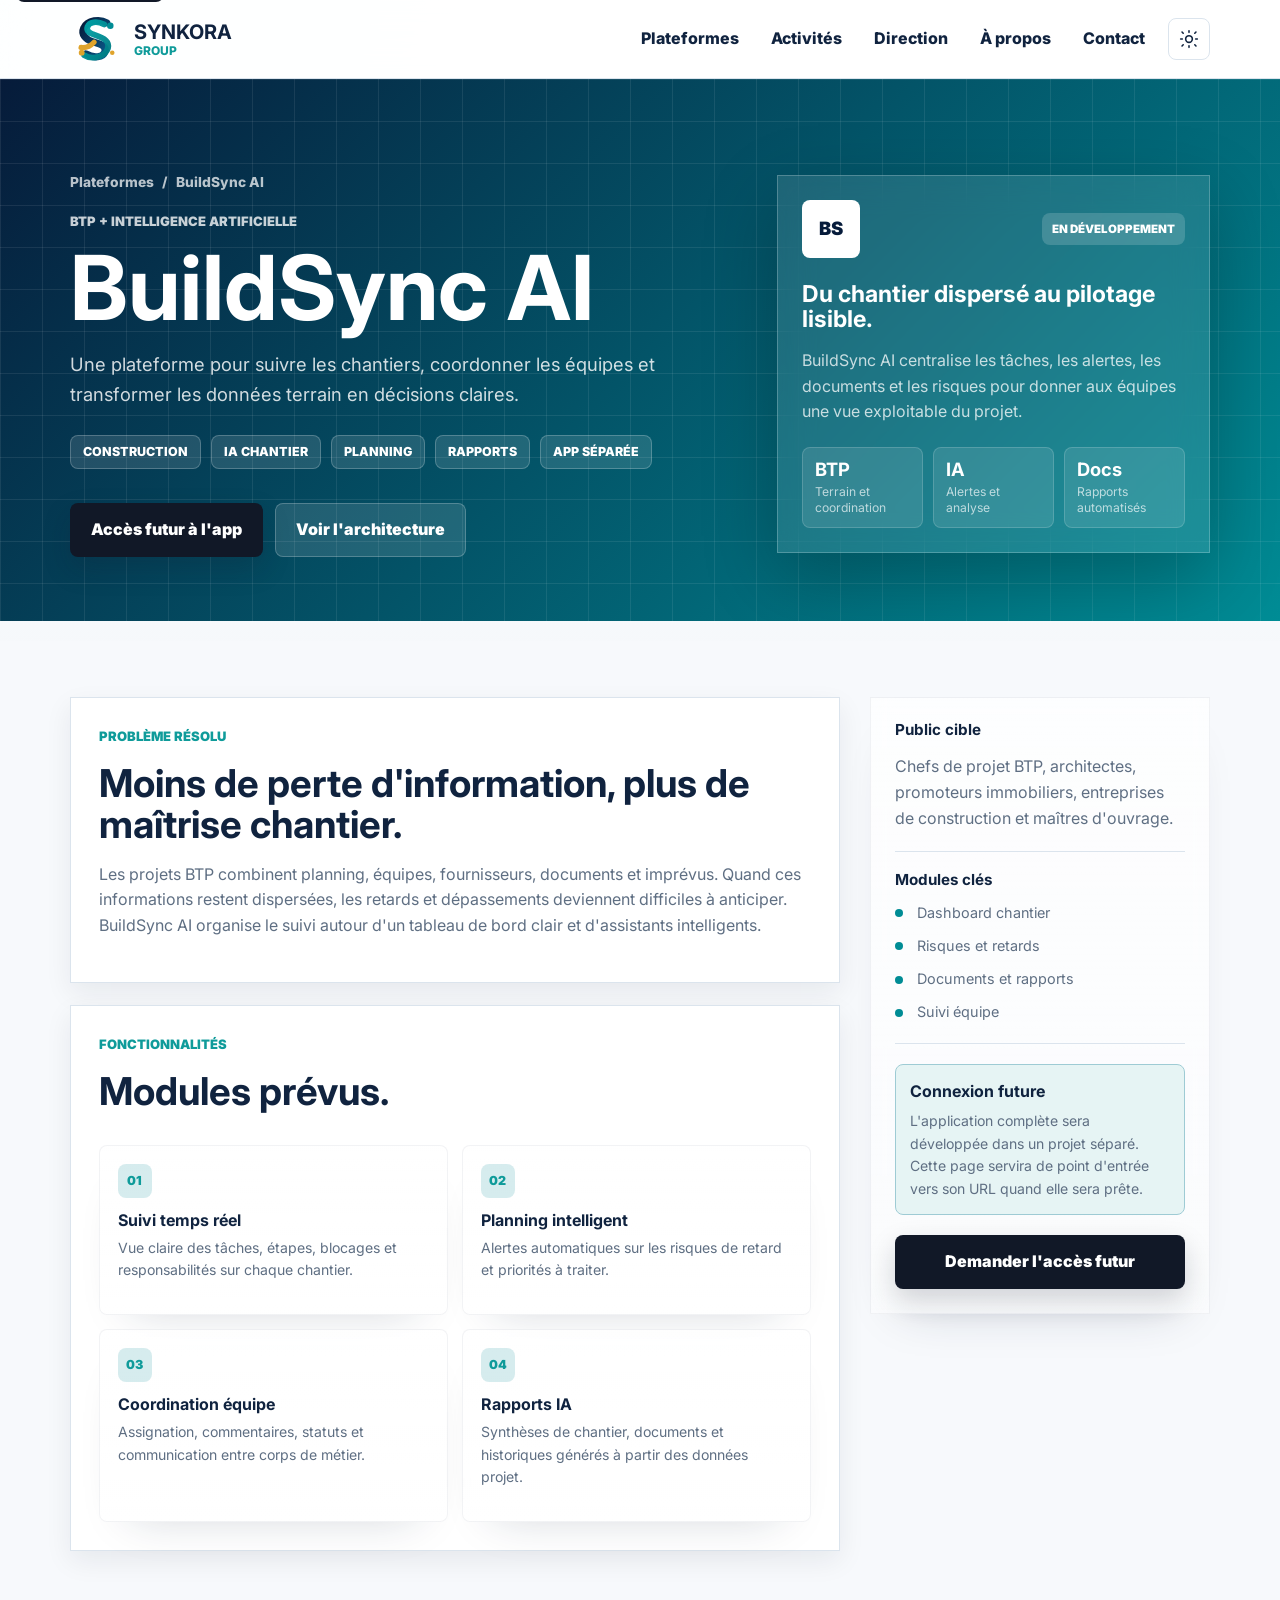
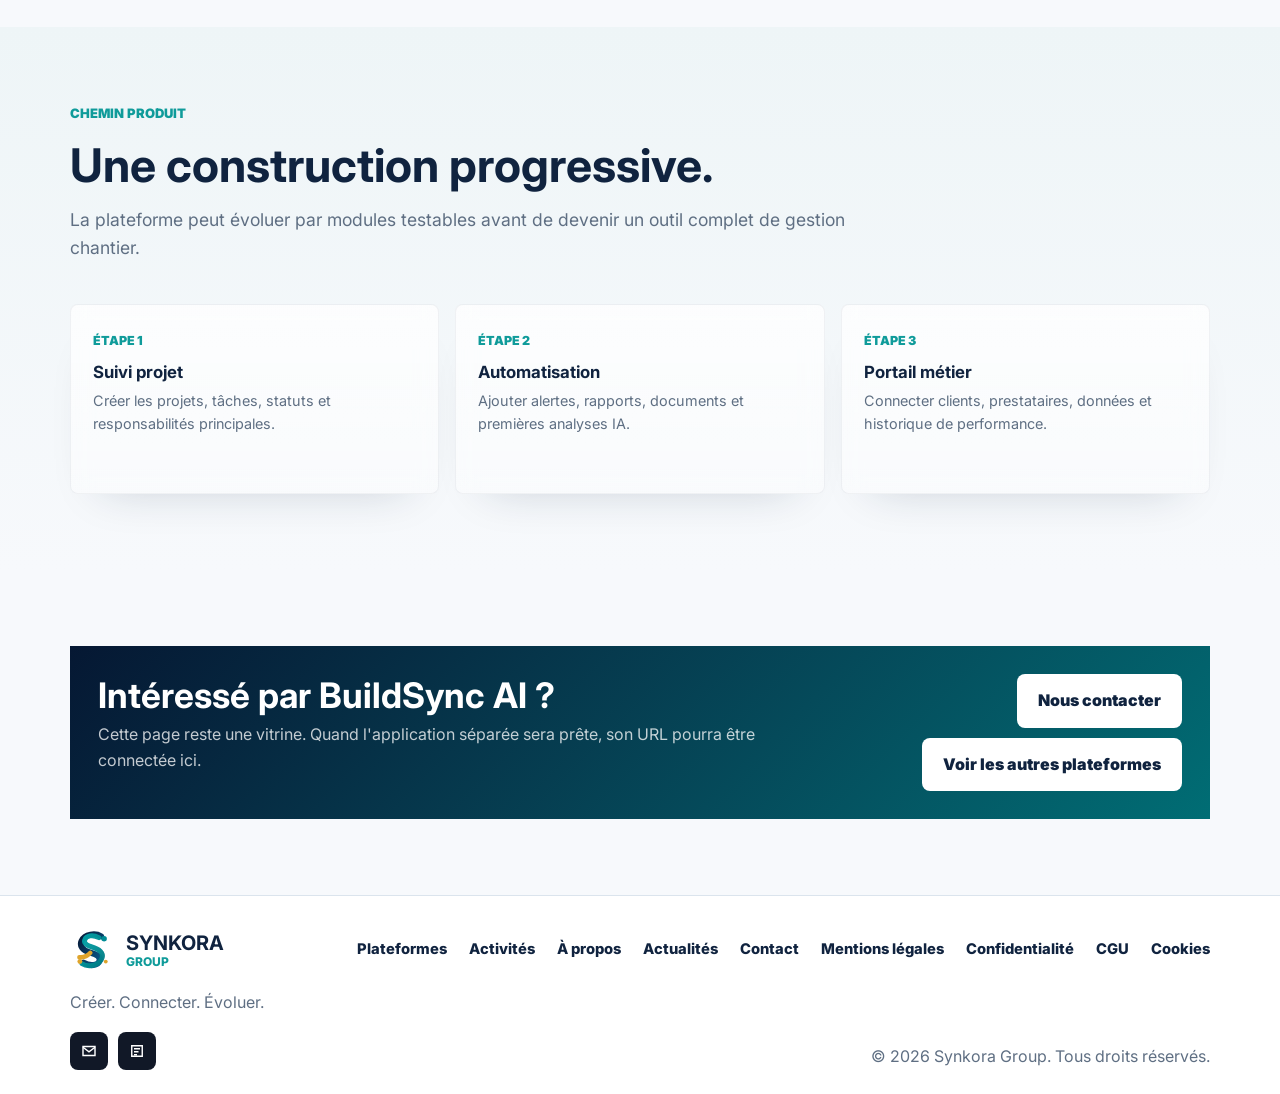
<file: pages/buildsync-ai.html>
<!doctype html>
<html lang="fr">
<head>
  <meta charset="utf-8" />
  <meta name="viewport" content="width=device-width, initial-scale=1" />
  <title>BuildSync AI - Synkora Group</title>
  <meta name="description" content="Solution IA pour la construction : suivi de chantier, coordination, planning et automatisation." />
  <link rel="icon" href="../assets/favicon.svg" type="image/svg+xml" />
  <link rel="apple-touch-icon" href="../assets/apple-touch-icon.png" />
  <link rel="manifest" href="../site.webmanifest" />
  <link rel="canonical" href="https://theodorisrollens2000-ux.github.io/synkora-group/pages/buildsync-ai.html" />
  <meta property="og:title" content="BuildSync AI - Synkora Group" />
  <meta property="og:description" content="Solution IA pour la construction : suivi de chantier, coordination, planning et automatisation." />
  <meta property="og:type" content="website" />
  <meta property="og:url" content="https://theodorisrollens2000-ux.github.io/synkora-group/pages/buildsync-ai.html" />
  <meta property="og:site_name" content="Synkora Group" />
  <meta property="og:image" content="https://theodorisrollens2000-ux.github.io/synkora-group/assets/logo.png" />
  <meta name="twitter:card" content="summary_large_image" />
  <meta name="twitter:title" content="BuildSync AI - Synkora Group" />
  <meta name="twitter:description" content="Solution IA pour la construction : suivi de chantier, coordination, planning et automatisation." />
  <meta name="twitter:image" content="https://theodorisrollens2000-ux.github.io/synkora-group/assets/logo.png" />
  <link rel="preconnect" href="https://fonts.googleapis.com" />
  <link rel="preconnect" href="https://fonts.gstatic.com" crossorigin />
  <link rel="stylesheet" href="https://fonts.googleapis.com/css2?family=Inter:wght@400;500;600;700;800;900&display=swap" media="print" onload="this.media='all'" />
  <meta name="theme-color" content="#061b3a" />
  <meta name="color-scheme" content="light dark" />
  <script>
    (() => {
      try {
        const storedTheme = localStorage.getItem('synkora-theme');
        const preferredTheme = window.matchMedia('(prefers-color-scheme: dark)').matches ? 'dark' : 'light';
        document.documentElement.dataset.theme = storedTheme || preferredTheme;
      } catch (error) {
        document.documentElement.dataset.theme = 'light';
      }
    })();
  </script>
  <link rel="stylesheet" href="../css/styles.css?v=20261102" />
</head>
<body>
  <a class="skip-link" href="#main">Aller au contenu</a>

  <header class="site-header" data-header>
    <div class="container header-inner">
      <a class="brand" href="../index.html" aria-label="Synkora Group - Accueil">
        <img src="../assets/logo-mark.svg" alt="" class="brand-mark" fetchpriority="high" />
        <span class="brand-text"><strong>SYNKORA</strong><small>GROUP</small></span>
      </a>

      <div class="header-actions">
        <nav id="site-nav" class="site-nav" data-nav>
          <a href="../index.html#ecosysteme">Plateformes</a>
          <a href="../index.html#activites">Activités</a>
          <a href="../index.html#architecture">Direction</a>
          <a href="../index.html#equipes">Équipe</a>
          <a href="apropos.html">À propos</a>
          <a href="../index.html#contact">Contact</a>
        </nav>

        <button class="theme-toggle" type="button" aria-label="Activer le mode sombre" data-theme-toggle>
          <svg class="theme-icon theme-icon-sun" viewBox="0 0 24 24" aria-hidden="true">
            <path d="M12 4V2m0 20v-2m8-8h2M2 12h2m14.95-6.95 1.42-1.42M3.63 20.37l1.42-1.42m0-13.9L3.63 3.63m16.74 16.74-1.42-1.42M12 16a4 4 0 1 0 0-8 4 4 0 0 0 0 8Z" />
          </svg>
          <svg class="theme-icon theme-icon-moon" viewBox="0 0 24 24" aria-hidden="true">
            <path d="M21 14.4A8.2 8.2 0 0 1 9.6 3 8.7 8.7 0 1 0 21 14.4Z" />
          </svg>
        </button>

        <button class="nav-toggle" type="button" aria-expanded="false" aria-controls="site-nav" data-nav-toggle>
          <span></span><span></span><span></span>
          <span class="sr-only">Ouvrir le menu</span>
        </button>
      </div>
    </div>
  </header>

  <main id="main" class="platform-page platform-buildsync">
    <!-- PLATFORM HERO -->
    <section class="platform-hero">
      <div class="container platform-hero-grid">
        <div>
          <p class="platform-breadcrumb"><a href="../index.html#ecosysteme">Plateformes</a><span>/</span><span>BuildSync AI</span></p>
          <p class="eyebrow">BTP + intelligence artificielle</p>
          <h1>BuildSync AI</h1>
          <p class="lead">Une plateforme pour suivre les chantiers, coordonner les équipes et transformer les données terrain en décisions claires.</p>
          <div class="platform-pill-row">
            <span class="platform-pill">Construction</span>
            <span class="platform-pill">IA chantier</span>
            <span class="platform-pill">Planning</span>
            <span class="platform-pill">Rapports</span>
            <span class="platform-pill">App séparée</span>
          </div>
          <div class="platform-actions">
            <!-- FUTURE APP LINK: replace href with the external BuildSync AI app URL when ready. -->
            <a class="btn btn-primary" href="../index.html#contact" data-platform-app-link="buildsync-ai">Accès futur à l'app</a>
            <a class="btn btn-secondary" href="../index.html#architecture">Voir l'architecture</a>
          </div>
        </div>

        <aside class="platform-signal-panel" aria-label="Synthèse BuildSync AI">
          <div class="platform-signal-top">
            <span class="platform-mark">BS</span>
            <span class="platform-status">En développement</span>
          </div>
          <h2>Du chantier dispersé au pilotage lisible.</h2>
          <p>BuildSync AI centralise les tâches, les alertes, les documents et les risques pour donner aux équipes une vue exploitable du projet.</p>
          <div class="platform-signal-metrics">
            <div><strong>BTP</strong><span>Terrain et coordination</span></div>
            <div><strong>IA</strong><span>Alertes et analyse</span></div>
            <div><strong>Docs</strong><span>Rapports automatisés</span></div>
          </div>
        </aside>
      </div>
    </section>

    <!-- PROBLEM, FEATURES AND AUDIENCE -->
    <section class="platform-section">
      <div class="container platform-layout">
        <div class="platform-main-stack">
          <section class="platform-block">
            <p class="eyebrow">Problème résolu</p>
            <h2>Moins de perte d'information, plus de maîtrise chantier.</h2>
            <p>Les projets BTP combinent planning, équipes, fournisseurs, documents et imprévus. Quand ces informations restent dispersées, les retards et dépassements deviennent difficiles à anticiper. BuildSync AI organise le suivi autour d'un tableau de bord clair et d'assistants intelligents.</p>
          </section>

          <section class="platform-block">
            <div class="platform-section-heading">
              <div>
                <p class="eyebrow">Fonctionnalités</p>
                <h2>Modules prévus.</h2>
              </div>
            </div>
            <div class="platform-feature-grid">
              <article class="platform-feature-card"><span>01</span><h3>Suivi temps réel</h3><p>Vue claire des tâches, étapes, blocages et responsabilités sur chaque chantier.</p></article>
              <article class="platform-feature-card"><span>02</span><h3>Planning intelligent</h3><p>Alertes automatiques sur les risques de retard et priorités à traiter.</p></article>
              <article class="platform-feature-card"><span>03</span><h3>Coordination équipe</h3><p>Assignation, commentaires, statuts et communication entre corps de métier.</p></article>
              <article class="platform-feature-card"><span>04</span><h3>Rapports IA</h3><p>Synthèses de chantier, documents et historiques générés à partir des données projet.</p></article>
            </div>
          </section>
        </div>

        <aside class="platform-sidecard">
          <h3>Public cible</h3>
          <p>Chefs de projet BTP, architectes, promoteurs immobiliers, entreprises de construction et maîtres d'ouvrage.</p>
          <div class="platform-divider"></div>
          <h3>Modules clés</h3>
          <ul class="platform-check-list">
            <li>Dashboard chantier</li>
            <li>Risques et retards</li>
            <li>Documents et rapports</li>
            <li>Suivi équipe</li>
          </ul>
          <div class="platform-divider"></div>
          <div class="platform-connect-note">
            <strong>Connexion future</strong>
            <span>L'application complète sera développée dans un projet séparé. Cette page servira de point d'entrée vers son URL quand elle sera prête.</span>
          </div>
          <a class="btn btn-primary platform-full-button" href="../index.html#contact" data-platform-app-link="buildsync-ai">Demander l'accès futur</a>
        </aside>
      </div>
    </section>

    <!-- PRODUCT ROADMAP -->
    <section class="platform-section platform-section-soft">
      <div class="container">
        <div class="section-heading reveal">
          <p class="eyebrow">Chemin produit</p>
          <h2>Une construction progressive.</h2>
          <p>La plateforme peut évoluer par modules testables avant de devenir un outil complet de gestion chantier.</p>
        </div>
        <div class="platform-roadmap">
          <article class="platform-roadstep"><span>Étape 1</span><h3>Suivi projet</h3><p>Créer les projets, tâches, statuts et responsabilités principales.</p></article>
          <article class="platform-roadstep"><span>Étape 2</span><h3>Automatisation</h3><p>Ajouter alertes, rapports, documents et premières analyses IA.</p></article>
          <article class="platform-roadstep"><span>Étape 3</span><h3>Portail métier</h3><p>Connecter clients, prestataires, données et historique de performance.</p></article>
        </div>
      </div>
    </section>

    <!-- PLATFORM CTA -->
    <section class="platform-section">
      <div class="container">
        <div class="platform-cta-strip">
          <div>
            <h2>Intéressé par BuildSync AI ?</h2>
            <p>Cette page reste une vitrine. Quand l'application séparée sera prête, son URL pourra être connectée ici.</p>
          </div>
          <div class="platform-cta-actions">
            <a class="btn btn-light" href="../index.html#contact">Nous contacter</a>
            <a class="btn btn-light" href="../index.html#ecosysteme">Voir les autres plateformes</a>
          </div>
        </div>
      </div>
    </section>
  </main>

  <!-- FOOTER -->
  <footer class="site-footer">
    <div class="container footer-inner">
      <div>
        <a class="brand footer-brand" href="../index.html" aria-label="Synkora Group">
          <img src="../assets/logo-mark.svg" alt="" class="brand-mark" loading="lazy" />
          <span class="brand-text"><strong>SYNKORA</strong><small>GROUP</small></span>
        </a>
        <p class="footer-tagline">Créer. Connecter. Évoluer.</p>
        <div class="social-links footer-social">
          <a href="mailto:contact@synkora-group.com" aria-label="Envoyer un email à Synkora Group"><svg viewBox="0 0 24 24" fill="none" stroke="currentColor" stroke-width="1.9"><path d="M4 6h16v12H4z"/><path d="m4 7 8 6 8-6"/></svg></a>
          <a href="../index.html#actualites" aria-label="Voir les actualités Synkora Group"><svg viewBox="0 0 24 24" fill="none" stroke="currentColor" stroke-width="1.9"><path d="M5 5h14v14H5z"/><path d="M8 9h8M8 13h6M8 17h4"/></svg></a>
        </div>
      </div>
      <p>© <span data-year></span> Synkora Group. Tous droits réservés.</p>
      <div class="footer-links footer-links-stack">
        <a href="../index.html#ecosysteme">Plateformes</a>
        <a href="../index.html#activites">Activités</a>
        <a href="apropos.html">À propos</a>
        <a href="../index.html#actualites">Actualités</a>
        <a href="../index.html#contact">Contact</a>
        <a href="mentions-legales.html">Mentions légales</a>
        <a href="confidentialite.html">Confidentialité</a>
        <a href="cgu.html">CGU</a>
        <a href="cookies.html">Cookies</a>
      </div>
    </div>
  </footer>

  <script src="../js/team-data.js?v=20261102"></script>
  <script src="../js/app.js?v=20261102"></script>
</body>
</html>
</file>
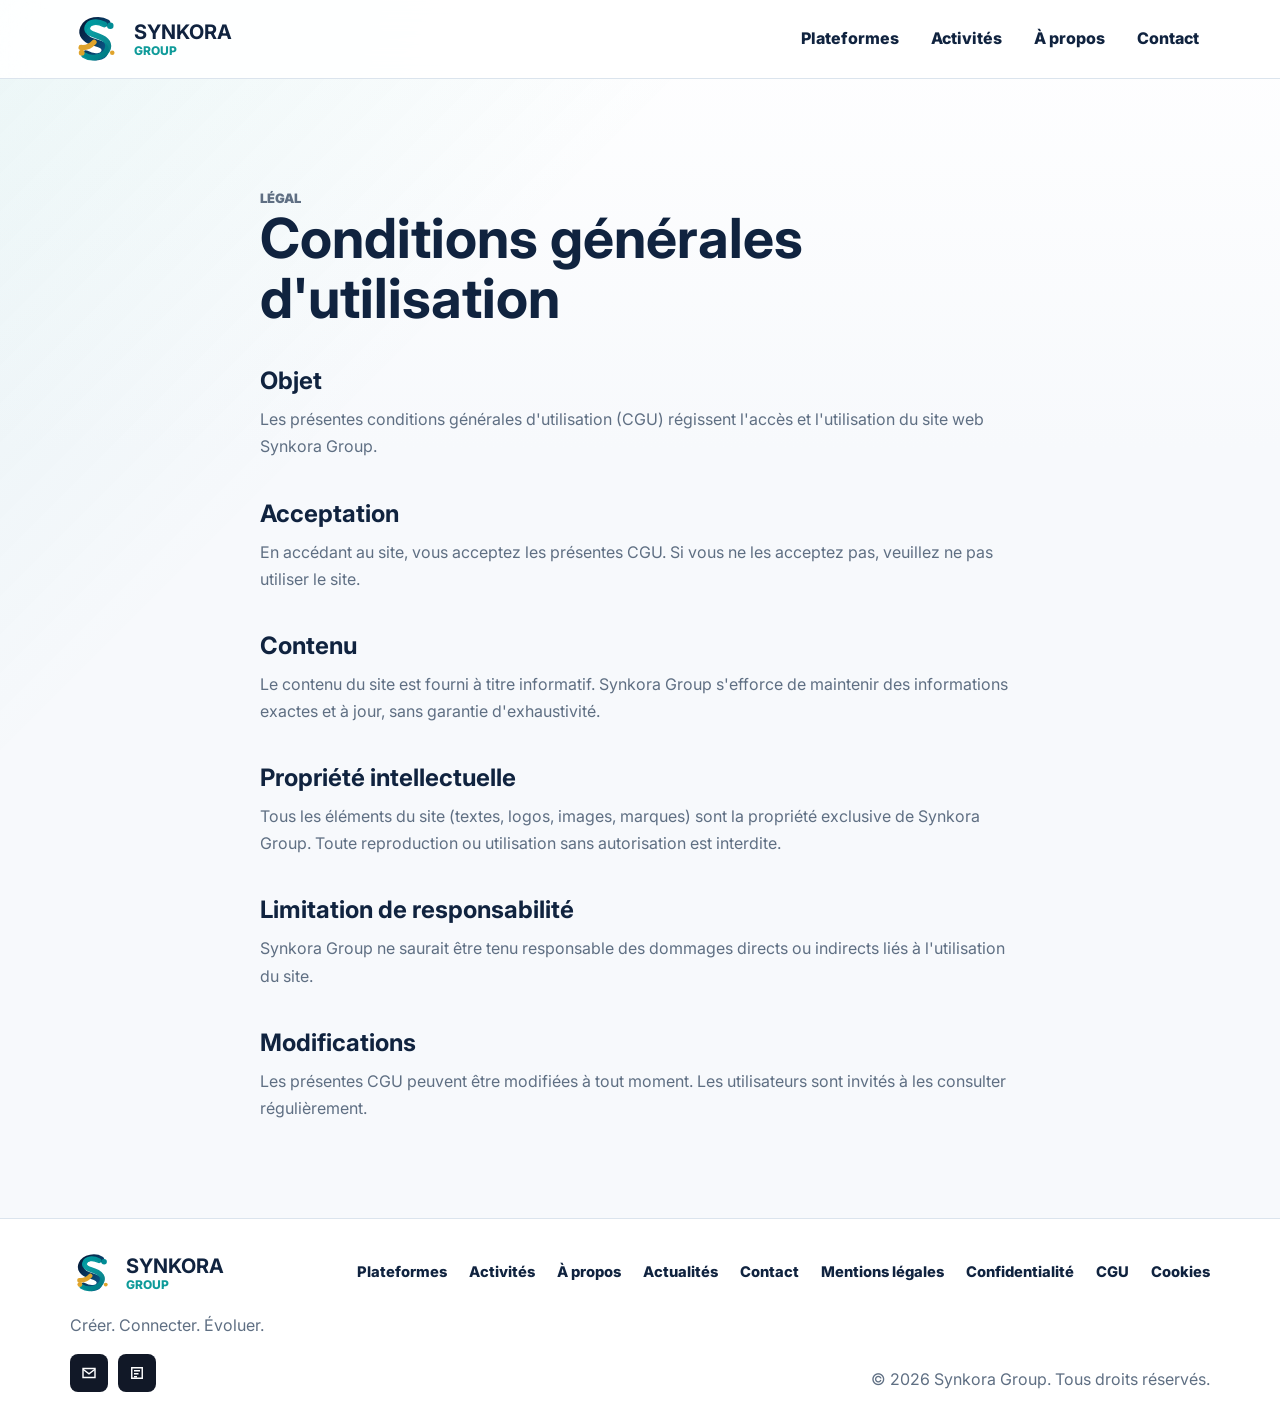
<file: pages/cgu.html>
<!doctype html>
<html lang="fr">
<head>
  <meta charset="utf-8" />
  <meta name="viewport" content="width=device-width, initial-scale=1" />
  <title>Conditions générales d'utilisation - Synkora Group</title>
  <meta name="description" content="Conditions générales d'utilisation du site vitrine Synkora Group." />
  <link rel="icon" href="../assets/favicon.svg" type="image/svg+xml" />
  <link rel="apple-touch-icon" href="../assets/apple-touch-icon.png" />
  <link rel="manifest" href="../site.webmanifest" />
  <link rel="canonical" href="https://theodorisrollens2000-ux.github.io/synkora-group/pages/cgu.html" />
  <meta property="og:title" content="Conditions générales d'utilisation - Synkora Group" />
  <meta property="og:description" content="Conditions générales d'utilisation du site vitrine Synkora Group." />
  <meta property="og:type" content="website" />
  <meta property="og:url" content="https://theodorisrollens2000-ux.github.io/synkora-group/pages/cgu.html" />
  <meta property="og:site_name" content="Synkora Group" />
  <meta property="og:image" content="https://theodorisrollens2000-ux.github.io/synkora-group/assets/logo.png" />
  <meta name="twitter:card" content="summary_large_image" />
  <meta name="twitter:title" content="Conditions générales d'utilisation - Synkora Group" />
  <meta name="twitter:description" content="Conditions générales d'utilisation du site vitrine Synkora Group." />
  <meta name="twitter:image" content="https://theodorisrollens2000-ux.github.io/synkora-group/assets/logo.png" />
  <link rel="preconnect" href="https://fonts.googleapis.com" />
  <link rel="preconnect" href="https://fonts.gstatic.com" crossorigin />
  <link rel="stylesheet" href="https://fonts.googleapis.com/css2?family=Inter:wght@400;700;800;900&display=swap" media="print" onload="this.media='all'" />
  <meta name="theme-color" content="#061b3a" />
  <link rel="stylesheet" href="../css/styles.css?v=20261102" />
</head>
<body>
  <header class="site-header" data-header>
    <div class="container header-inner">
      <a class="brand" href="../index.html" aria-label="Synkora Group - Accueil">
        <img src="../assets/logo-mark.svg" alt="" class="brand-mark" fetchpriority="high" />
        <span class="brand-text"><strong>SYNKORA</strong><small>GROUP</small></span>
      </a>
      <button class="nav-toggle" type="button" aria-expanded="false" aria-controls="site-nav" data-nav-toggle>
        <span></span><span></span><span></span>
        <span class="sr-only">Ouvrir le menu</span>
      </button>
      <nav id="site-nav" class="site-nav" data-nav>
        <a href="../index.html#ecosysteme">Plateformes</a>
        <a href="../index.html#activites">Activités</a>
        <a href="apropos.html">À propos</a>
        <a href="../index.html#contact">Contact</a>
      </nav>
    </div>
  </header>

  <main>
    <!-- LEGAL CONTENT -->
    <section class="section">
      <div class="container legal-content">
        <p class="eyebrow">Légal</p>
        <h1>Conditions générales d'utilisation</h1>

        <h2>Objet</h2>
        <p>Les présentes conditions générales d'utilisation (CGU) régissent l'accès et l'utilisation du site web Synkora Group.</p>

        <h2>Acceptation</h2>
        <p>En accédant au site, vous acceptez les présentes CGU. Si vous ne les acceptez pas, veuillez ne pas utiliser le site.</p>

        <h2>Contenu</h2>
        <p>Le contenu du site est fourni à titre informatif. Synkora Group s'efforce de maintenir des informations exactes et à jour, sans garantie d'exhaustivité.</p>

        <h2>Propriété intellectuelle</h2>
        <p>Tous les éléments du site (textes, logos, images, marques) sont la propriété exclusive de Synkora Group. Toute reproduction ou utilisation sans autorisation est interdite.</p>

        <h2>Limitation de responsabilité</h2>
        <p>Synkora Group ne saurait être tenu responsable des dommages directs ou indirects liés à l'utilisation du site.</p>

        <h2>Modifications</h2>
        <p>Les présentes CGU peuvent être modifiées à tout moment. Les utilisateurs sont invités à les consulter régulièrement.</p>
      </div>
    </section>
  </main>

  <!-- FOOTER -->
  <footer class="site-footer">
    <div class="container footer-inner">
      <div>
        <a class="brand footer-brand" href="../index.html" aria-label="Synkora Group">
          <img src="../assets/logo-mark.svg" alt="" class="brand-mark" loading="lazy" />
          <span class="brand-text"><strong>SYNKORA</strong><small>GROUP</small></span>
        </a>
        <p class="footer-tagline">Créer. Connecter. Évoluer.</p>
        <div class="social-links footer-social">
          <a href="mailto:contact@synkora-group.com" aria-label="Envoyer un email à Synkora Group"><svg viewBox="0 0 24 24" fill="none" stroke="currentColor" stroke-width="1.9"><path d="M4 6h16v12H4z"/><path d="m4 7 8 6 8-6"/></svg></a>
          <a href="../index.html#actualites" aria-label="Voir les actualités Synkora Group"><svg viewBox="0 0 24 24" fill="none" stroke="currentColor" stroke-width="1.9"><path d="M5 5h14v14H5z"/><path d="M8 9h8M8 13h6M8 17h4"/></svg></a>
        </div>
      </div>
      <p>© <span data-year></span> Synkora Group. Tous droits réservés.</p>
      <div class="footer-links footer-links-stack">
        <a href="../index.html#ecosysteme">Plateformes</a>
        <a href="../index.html#activites">Activités</a>
        <a href="apropos.html">À propos</a>
        <a href="../index.html#actualites">Actualités</a>
        <a href="../index.html#contact">Contact</a>
        <a href="mentions-legales.html">Mentions légales</a>
        <a href="confidentialite.html">Confidentialité</a>
        <a href="cgu.html">CGU</a>
        <a href="cookies.html">Cookies</a>
      </div>
    </div>
  </footer>

  <script src="../js/team-data.js?v=20261102"></script>
  <script src="../js/app.js?v=20261102"></script>
</body>
</html>
</file>
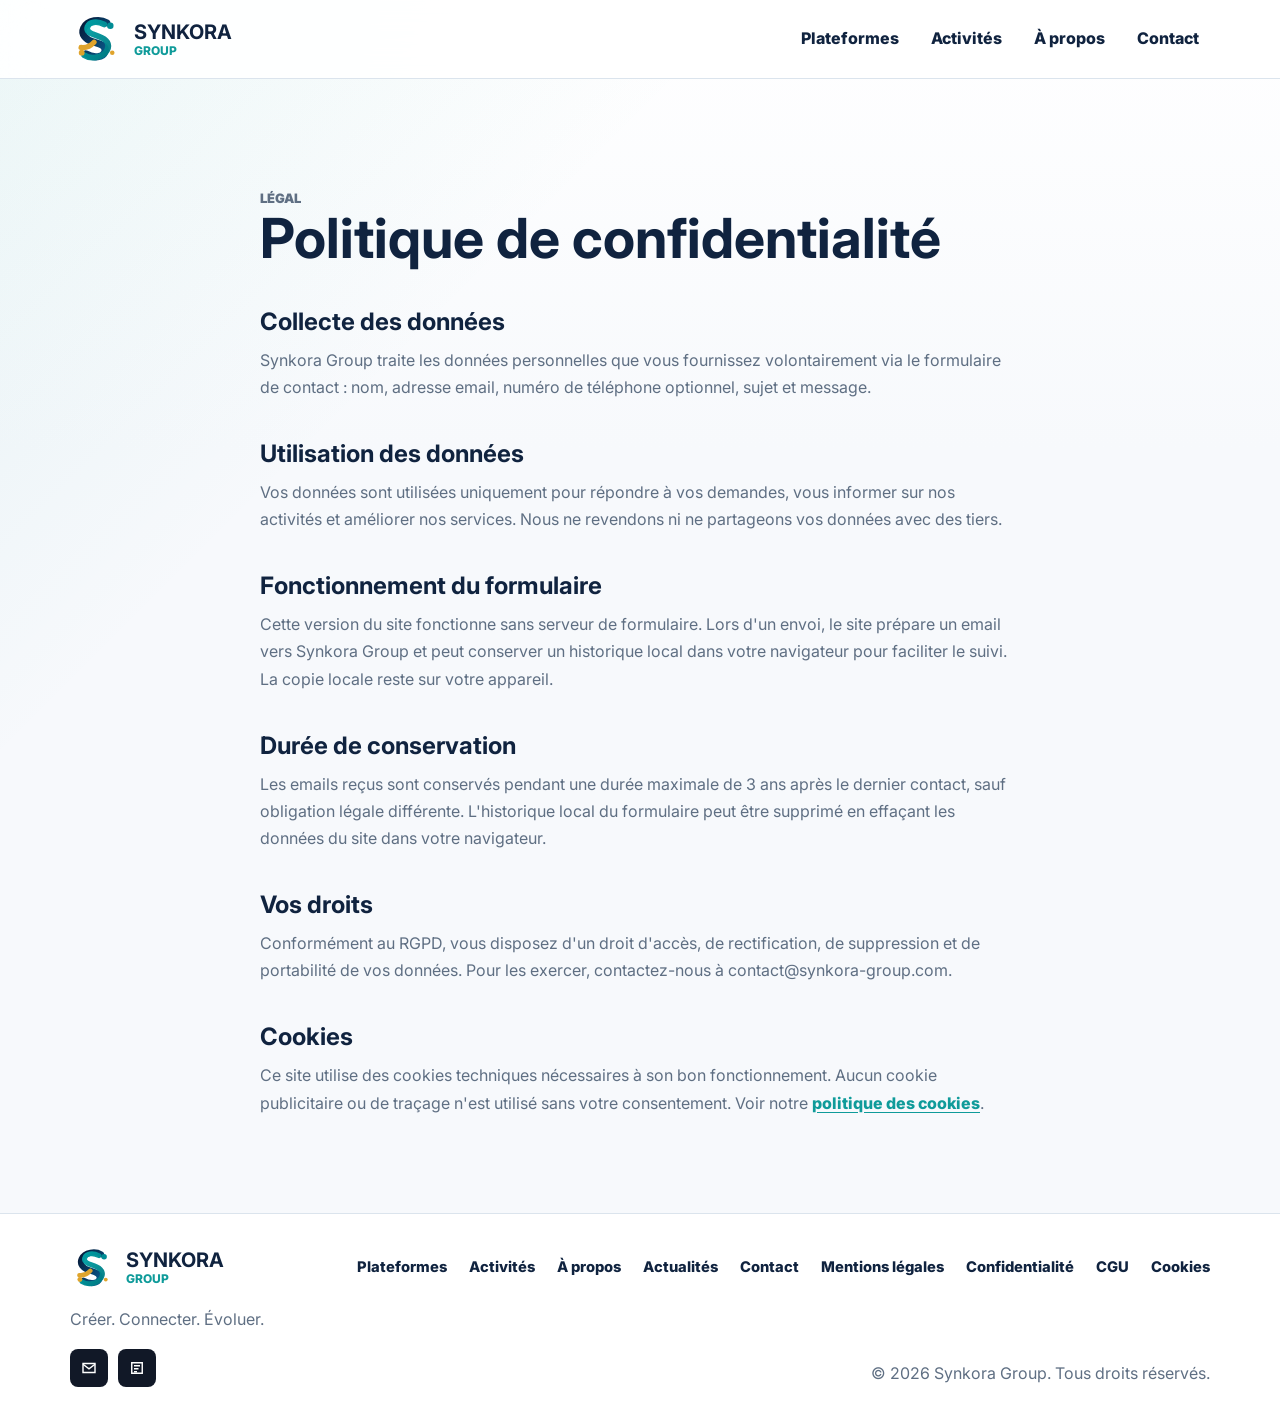
<file: pages/confidentialite.html>
<!doctype html>
<html lang="fr">
<head>
  <meta charset="utf-8" />
  <meta name="viewport" content="width=device-width, initial-scale=1" />
  <title>Politique de confidentialité - Synkora Group</title>
  <meta name="description" content="Politique de confidentialité du site Synkora Group et fonctionnement du formulaire de contact." />
  <link rel="icon" href="../assets/favicon.svg" type="image/svg+xml" />
  <link rel="apple-touch-icon" href="../assets/apple-touch-icon.png" />
  <link rel="manifest" href="../site.webmanifest" />
  <link rel="canonical" href="https://theodorisrollens2000-ux.github.io/synkora-group/pages/confidentialite.html" />
  <meta property="og:title" content="Politique de confidentialité - Synkora Group" />
  <meta property="og:description" content="Politique de confidentialité du site Synkora Group et fonctionnement du formulaire de contact." />
  <meta property="og:type" content="website" />
  <meta property="og:url" content="https://theodorisrollens2000-ux.github.io/synkora-group/pages/confidentialite.html" />
  <meta property="og:site_name" content="Synkora Group" />
  <meta property="og:image" content="https://theodorisrollens2000-ux.github.io/synkora-group/assets/logo.png" />
  <meta name="twitter:card" content="summary_large_image" />
  <meta name="twitter:title" content="Politique de confidentialité - Synkora Group" />
  <meta name="twitter:description" content="Politique de confidentialité du site Synkora Group et fonctionnement du formulaire de contact." />
  <meta name="twitter:image" content="https://theodorisrollens2000-ux.github.io/synkora-group/assets/logo.png" />
  <link rel="preconnect" href="https://fonts.googleapis.com" />
  <link rel="preconnect" href="https://fonts.gstatic.com" crossorigin />
  <link rel="stylesheet" href="https://fonts.googleapis.com/css2?family=Inter:wght@400;700;800;900&display=swap" media="print" onload="this.media='all'" />
  <meta name="theme-color" content="#061b3a" />
  <link rel="stylesheet" href="../css/styles.css?v=20261102" />
</head>
<body>
  <header class="site-header" data-header>
    <div class="container header-inner">
      <a class="brand" href="../index.html" aria-label="Synkora Group - Accueil">
        <img src="../assets/logo-mark.svg" alt="" class="brand-mark" fetchpriority="high" />
        <span class="brand-text"><strong>SYNKORA</strong><small>GROUP</small></span>
      </a>
      <button class="nav-toggle" type="button" aria-expanded="false" aria-controls="site-nav" data-nav-toggle>
        <span></span><span></span><span></span>
        <span class="sr-only">Ouvrir le menu</span>
      </button>
      <nav id="site-nav" class="site-nav" data-nav>
        <a href="../index.html#ecosysteme">Plateformes</a>
        <a href="../index.html#activites">Activités</a>
        <a href="apropos.html">À propos</a>
        <a href="../index.html#contact">Contact</a>
      </nav>
    </div>
  </header>

  <main>
    <!-- LEGAL CONTENT -->
    <section class="section">
      <div class="container legal-content">
        <p class="eyebrow">Légal</p>
        <h1>Politique de confidentialité</h1>

        <h2>Collecte des données</h2>
        <p>Synkora Group traite les données personnelles que vous fournissez volontairement via le formulaire de contact : nom, adresse email, numéro de téléphone optionnel, sujet et message.</p>

        <h2>Utilisation des données</h2>
        <p>Vos données sont utilisées uniquement pour répondre à vos demandes, vous informer sur nos activités et améliorer nos services. Nous ne revendons ni ne partageons vos données avec des tiers.</p>

        <h2>Fonctionnement du formulaire</h2>
        <p>Cette version du site fonctionne sans serveur de formulaire. Lors d'un envoi, le site prépare un email vers Synkora Group et peut conserver un historique local dans votre navigateur pour faciliter le suivi. La copie locale reste sur votre appareil.</p>

        <h2>Durée de conservation</h2>
        <p>Les emails reçus sont conservés pendant une durée maximale de 3 ans après le dernier contact, sauf obligation légale différente. L'historique local du formulaire peut être supprimé en effaçant les données du site dans votre navigateur.</p>

        <h2>Vos droits</h2>
        <p>Conformément au RGPD, vous disposez d'un droit d'accès, de rectification, de suppression et de portabilité de vos données. Pour les exercer, contactez-nous à contact@synkora-group.com.</p>

        <h2>Cookies</h2>
        <p>Ce site utilise des cookies techniques nécessaires à son bon fonctionnement. Aucun cookie publicitaire ou de traçage n'est utilisé sans votre consentement. Voir notre <a class="text-link" href="cookies.html">politique des cookies</a>.</p>
      </div>
    </section>
  </main>

  <!-- FOOTER -->
  <footer class="site-footer">
    <div class="container footer-inner">
      <div>
        <a class="brand footer-brand" href="../index.html" aria-label="Synkora Group">
          <img src="../assets/logo-mark.svg" alt="" class="brand-mark" loading="lazy" />
          <span class="brand-text"><strong>SYNKORA</strong><small>GROUP</small></span>
        </a>
        <p class="footer-tagline">Créer. Connecter. Évoluer.</p>
        <div class="social-links footer-social">
          <a href="mailto:contact@synkora-group.com" aria-label="Envoyer un email à Synkora Group"><svg viewBox="0 0 24 24" fill="none" stroke="currentColor" stroke-width="1.9"><path d="M4 6h16v12H4z"/><path d="m4 7 8 6 8-6"/></svg></a>
          <a href="../index.html#actualites" aria-label="Voir les actualités Synkora Group"><svg viewBox="0 0 24 24" fill="none" stroke="currentColor" stroke-width="1.9"><path d="M5 5h14v14H5z"/><path d="M8 9h8M8 13h6M8 17h4"/></svg></a>
        </div>
      </div>
      <p>© <span data-year></span> Synkora Group. Tous droits réservés.</p>
      <div class="footer-links footer-links-stack">
        <a href="../index.html#ecosysteme">Plateformes</a>
        <a href="../index.html#activites">Activités</a>
        <a href="apropos.html">À propos</a>
        <a href="../index.html#actualites">Actualités</a>
        <a href="../index.html#contact">Contact</a>
        <a href="mentions-legales.html">Mentions légales</a>
        <a href="confidentialite.html">Confidentialité</a>
        <a href="cgu.html">CGU</a>
        <a href="cookies.html">Cookies</a>
      </div>
    </div>
  </footer>

  <script src="../js/team-data.js?v=20261102"></script>
  <script src="../js/app.js?v=20261102"></script>
</body>
</html>
</file>
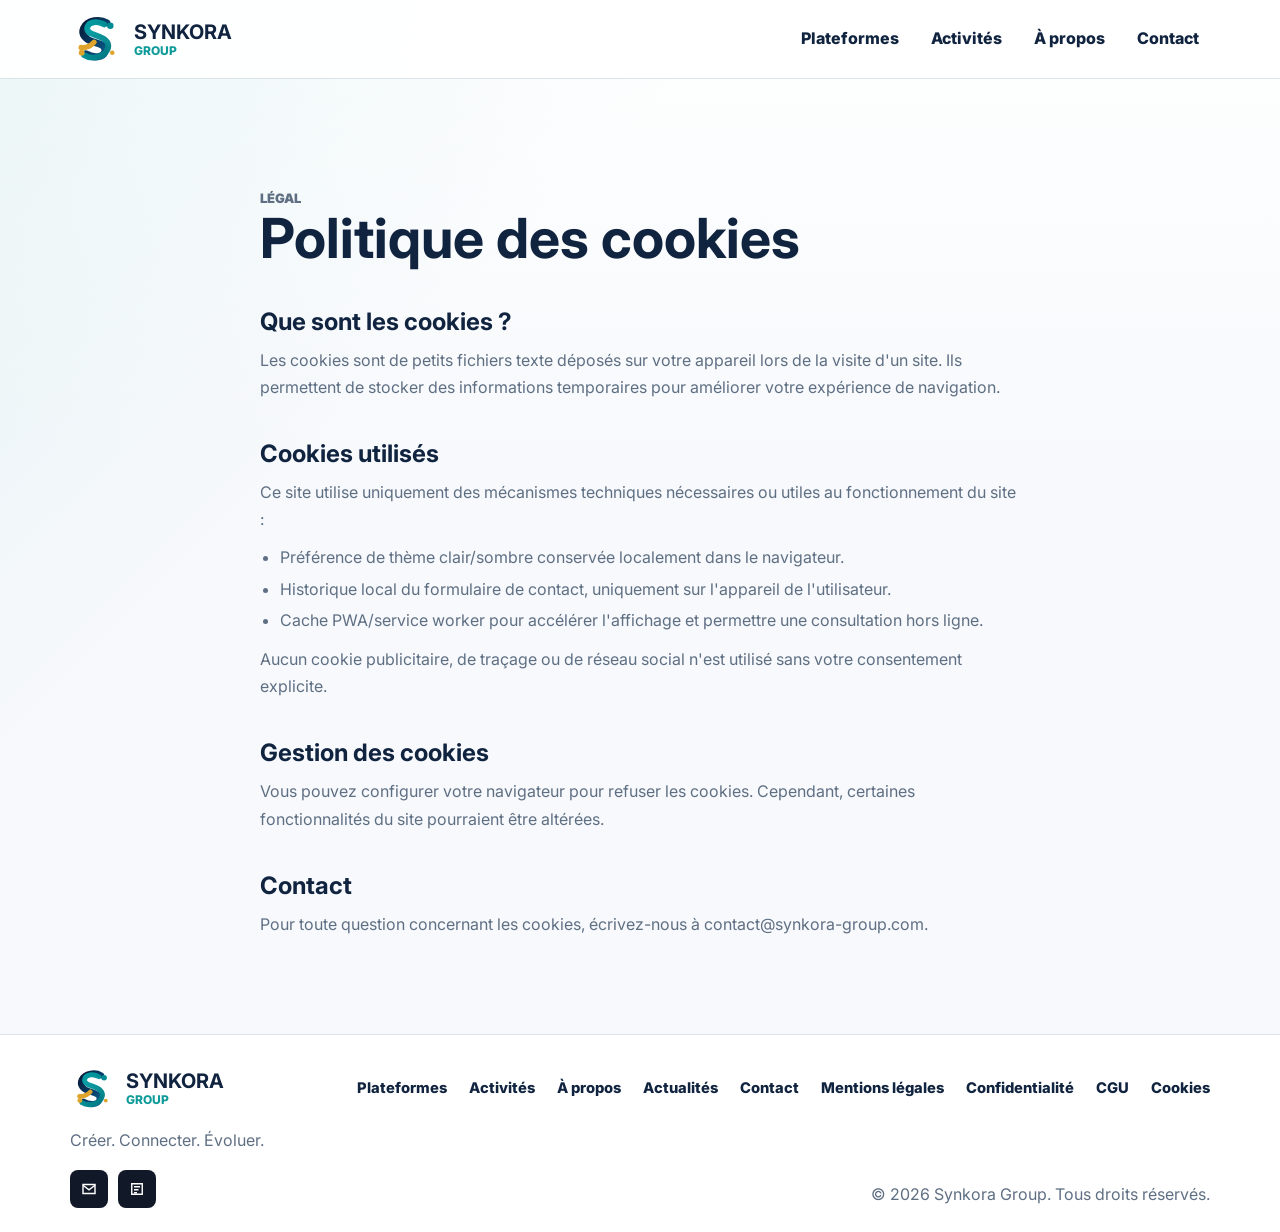
<file: pages/cookies.html>
<!doctype html>
<html lang="fr">
<head>
  <meta charset="utf-8" />
  <meta name="viewport" content="width=device-width, initial-scale=1" />
  <title>Politique des cookies - Synkora Group</title>
  <meta name="description" content="Politique des cookies du site Synkora Group, limitée aux cookies techniques et préférences locales." />
  <link rel="icon" href="../assets/favicon.svg" type="image/svg+xml" />
  <link rel="apple-touch-icon" href="../assets/apple-touch-icon.png" />
  <link rel="manifest" href="../site.webmanifest" />
  <link rel="canonical" href="https://theodorisrollens2000-ux.github.io/synkora-group/pages/cookies.html" />
  <meta property="og:title" content="Politique des cookies - Synkora Group" />
  <meta property="og:description" content="Politique des cookies du site Synkora Group, limitée aux cookies techniques et préférences locales." />
  <meta property="og:type" content="website" />
  <meta property="og:url" content="https://theodorisrollens2000-ux.github.io/synkora-group/pages/cookies.html" />
  <meta property="og:site_name" content="Synkora Group" />
  <meta property="og:image" content="https://theodorisrollens2000-ux.github.io/synkora-group/assets/logo.png" />
  <meta name="twitter:card" content="summary_large_image" />
  <meta name="twitter:title" content="Politique des cookies - Synkora Group" />
  <meta name="twitter:description" content="Politique des cookies du site Synkora Group, limitée aux cookies techniques et préférences locales." />
  <meta name="twitter:image" content="https://theodorisrollens2000-ux.github.io/synkora-group/assets/logo.png" />
  <link rel="preconnect" href="https://fonts.googleapis.com" />
  <link rel="preconnect" href="https://fonts.gstatic.com" crossorigin />
  <link rel="stylesheet" href="https://fonts.googleapis.com/css2?family=Inter:wght@400;700;800;900&display=swap" media="print" onload="this.media='all'" />
  <meta name="theme-color" content="#061b3a" />
  <link rel="stylesheet" href="../css/styles.css?v=20261102" />
</head>
<body>
  <header class="site-header" data-header>
    <div class="container header-inner">
      <a class="brand" href="../index.html" aria-label="Synkora Group - Accueil">
        <img src="../assets/logo-mark.svg" alt="" class="brand-mark" fetchpriority="high" />
        <span class="brand-text"><strong>SYNKORA</strong><small>GROUP</small></span>
      </a>
      <button class="nav-toggle" type="button" aria-expanded="false" aria-controls="site-nav" data-nav-toggle>
        <span></span><span></span><span></span>
        <span class="sr-only">Ouvrir le menu</span>
      </button>
      <nav id="site-nav" class="site-nav" data-nav>
        <a href="../index.html#ecosysteme">Plateformes</a>
        <a href="../index.html#activites">Activités</a>
        <a href="apropos.html">À propos</a>
        <a href="../index.html#contact">Contact</a>
      </nav>
    </div>
  </header>

  <main>
    <!-- LEGAL CONTENT -->
    <section class="section">
      <div class="container legal-content">
        <p class="eyebrow">Légal</p>
        <h1>Politique des cookies</h1>

        <h2>Que sont les cookies ?</h2>
        <p>Les cookies sont de petits fichiers texte déposés sur votre appareil lors de la visite d'un site. Ils permettent de stocker des informations temporaires pour améliorer votre expérience de navigation.</p>

        <h2>Cookies utilisés</h2>
        <p>Ce site utilise uniquement des mécanismes techniques nécessaires ou utiles au fonctionnement du site :</p>
        <ul class="legal-list">
          <li>Préférence de thème clair/sombre conservée localement dans le navigateur.</li>
          <li>Historique local du formulaire de contact, uniquement sur l'appareil de l'utilisateur.</li>
          <li>Cache PWA/service worker pour accélérer l'affichage et permettre une consultation hors ligne.</li>
        </ul>
        <p class="legal-note">Aucun cookie publicitaire, de traçage ou de réseau social n'est utilisé sans votre consentement explicite.</p>

        <h2>Gestion des cookies</h2>
        <p>Vous pouvez configurer votre navigateur pour refuser les cookies. Cependant, certaines fonctionnalités du site pourraient être altérées.</p>

        <h2>Contact</h2>
        <p>Pour toute question concernant les cookies, écrivez-nous à contact@synkora-group.com.</p>
      </div>
    </section>
  </main>

  <!-- FOOTER -->
  <footer class="site-footer">
    <div class="container footer-inner">
      <div>
        <a class="brand footer-brand" href="../index.html" aria-label="Synkora Group">
          <img src="../assets/logo-mark.svg" alt="" class="brand-mark" loading="lazy" />
          <span class="brand-text"><strong>SYNKORA</strong><small>GROUP</small></span>
        </a>
        <p class="footer-tagline">Créer. Connecter. Évoluer.</p>
        <div class="social-links footer-social">
          <a href="mailto:contact@synkora-group.com" aria-label="Envoyer un email à Synkora Group"><svg viewBox="0 0 24 24" fill="none" stroke="currentColor" stroke-width="1.9"><path d="M4 6h16v12H4z"/><path d="m4 7 8 6 8-6"/></svg></a>
          <a href="../index.html#actualites" aria-label="Voir les actualités Synkora Group"><svg viewBox="0 0 24 24" fill="none" stroke="currentColor" stroke-width="1.9"><path d="M5 5h14v14H5z"/><path d="M8 9h8M8 13h6M8 17h4"/></svg></a>
        </div>
      </div>
      <p>© <span data-year></span> Synkora Group. Tous droits réservés.</p>
      <div class="footer-links footer-links-stack">
        <a href="../index.html#ecosysteme">Plateformes</a>
        <a href="../index.html#activites">Activités</a>
        <a href="apropos.html">À propos</a>
        <a href="../index.html#actualites">Actualités</a>
        <a href="../index.html#contact">Contact</a>
        <a href="mentions-legales.html">Mentions légales</a>
        <a href="confidentialite.html">Confidentialité</a>
        <a href="cgu.html">CGU</a>
        <a href="cookies.html">Cookies</a>
      </div>
    </div>
  </footer>

  <script src="../js/team-data.js?v=20261102"></script>
  <script src="../js/app.js?v=20261102"></script>
</body>
</html>
</file>
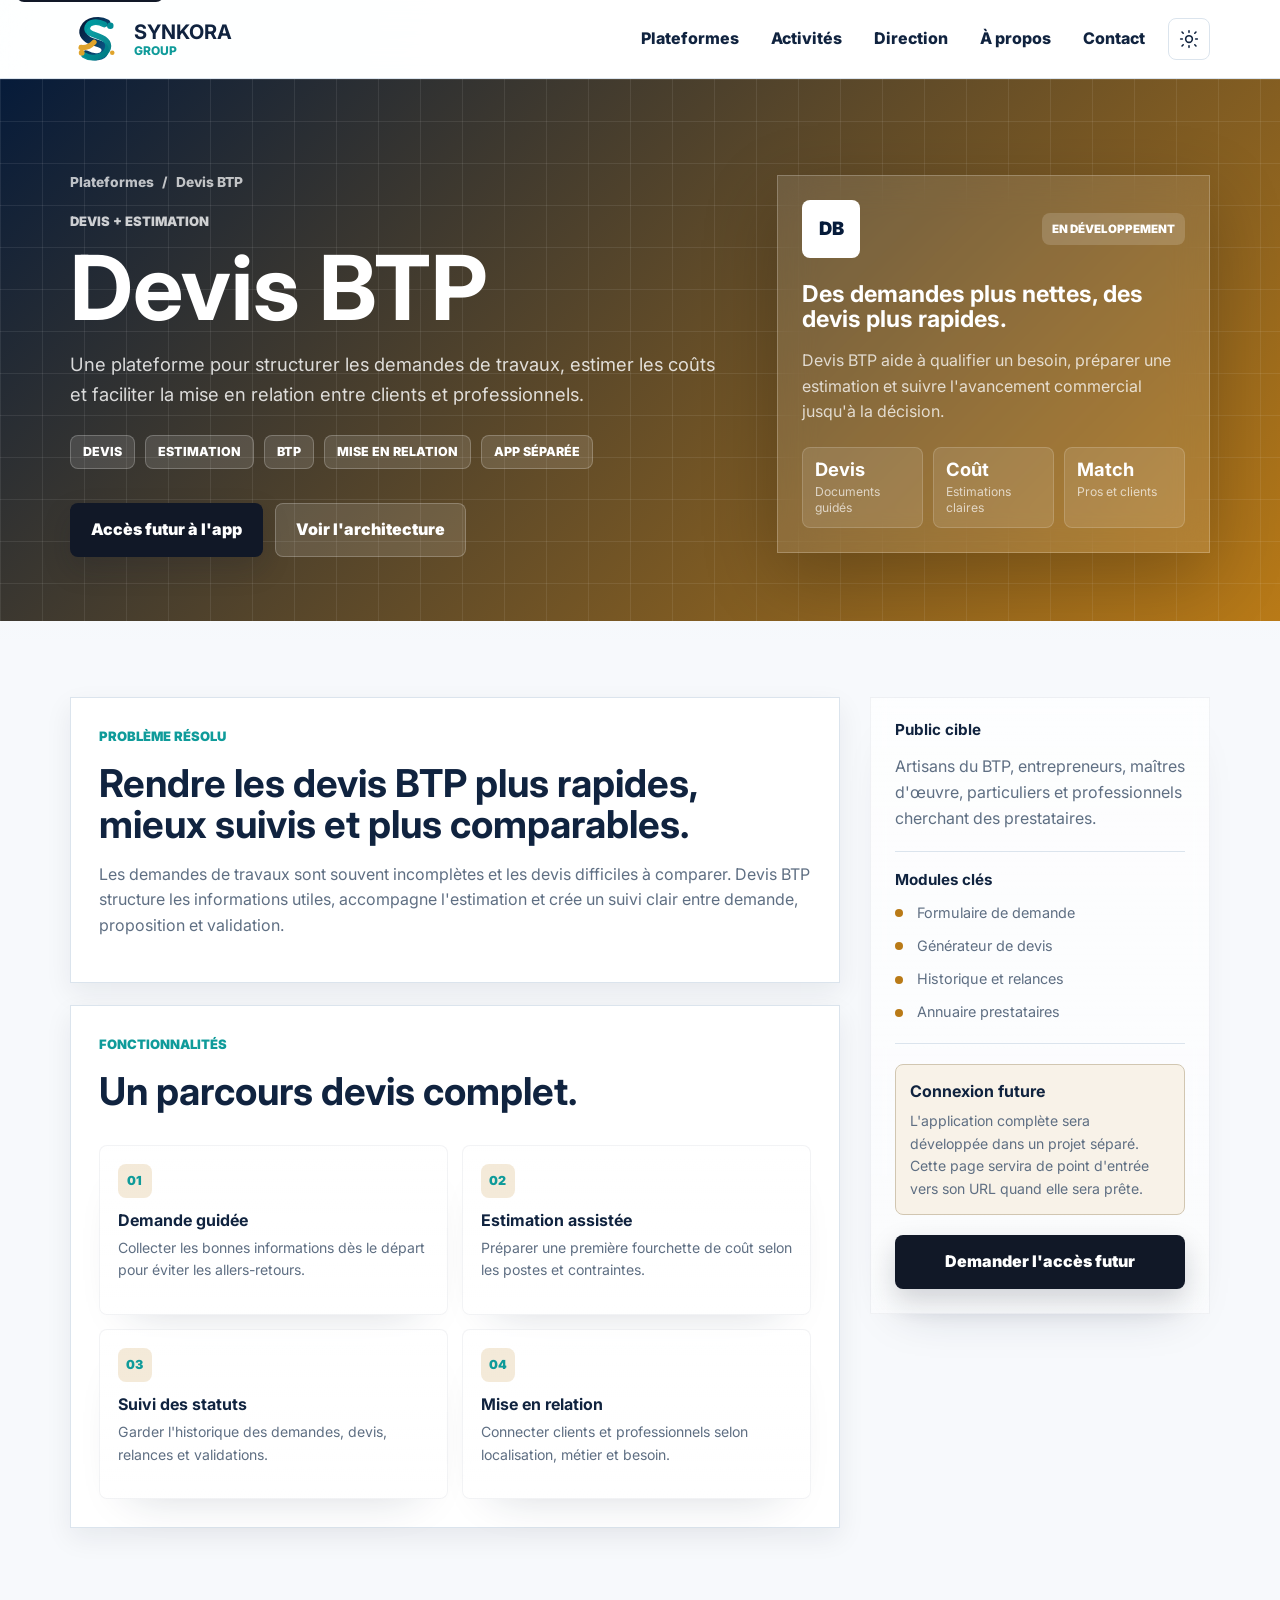
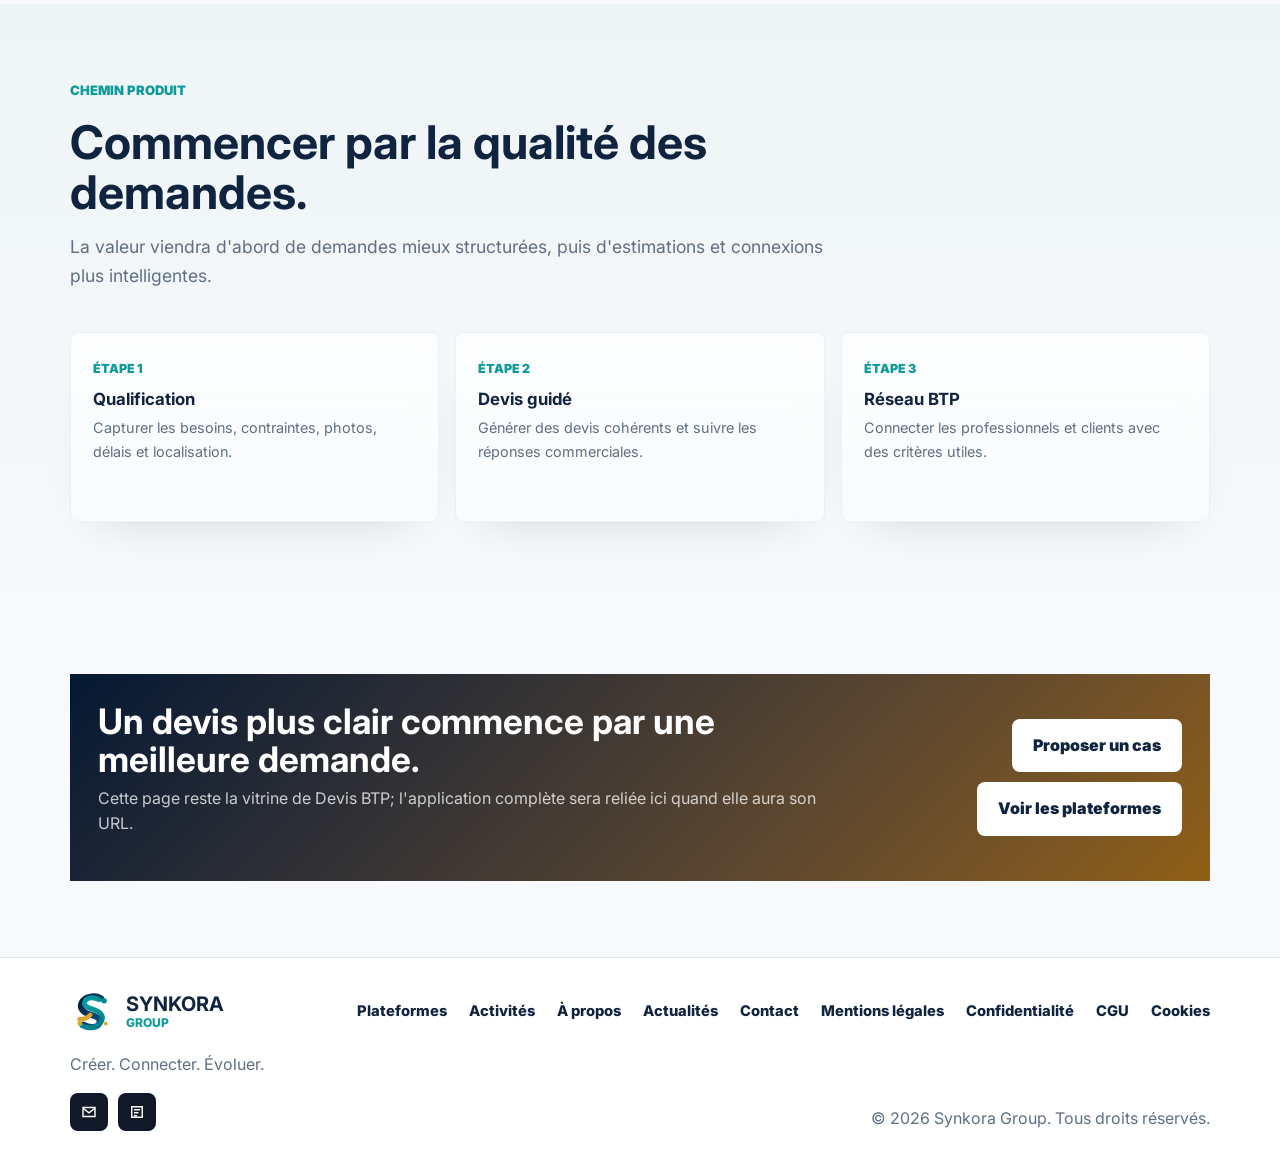
<file: pages/devis-btp.html>
<!doctype html>
<html lang="fr">
<head>
  <meta charset="utf-8" />
  <meta name="viewport" content="width=device-width, initial-scale=1" />
  <title>Devis BTP - Synkora Group</title>
  <meta name="description" content="Plateforme de devis, estimation et mise en relation dans le secteur du BTP." />
  <link rel="icon" href="../assets/favicon.svg" type="image/svg+xml" />
  <link rel="apple-touch-icon" href="../assets/apple-touch-icon.png" />
  <link rel="manifest" href="../site.webmanifest" />
  <link rel="canonical" href="https://theodorisrollens2000-ux.github.io/synkora-group/pages/devis-btp.html" />
  <meta property="og:title" content="Devis BTP - Synkora Group" />
  <meta property="og:description" content="Plateforme de devis, estimation et mise en relation dans le secteur du BTP." />
  <meta property="og:type" content="website" />
  <meta property="og:url" content="https://theodorisrollens2000-ux.github.io/synkora-group/pages/devis-btp.html" />
  <meta property="og:site_name" content="Synkora Group" />
  <meta property="og:image" content="https://theodorisrollens2000-ux.github.io/synkora-group/assets/logo.png" />
  <meta name="twitter:card" content="summary_large_image" />
  <meta name="twitter:title" content="Devis BTP - Synkora Group" />
  <meta name="twitter:description" content="Plateforme de devis, estimation et mise en relation dans le secteur du BTP." />
  <meta name="twitter:image" content="https://theodorisrollens2000-ux.github.io/synkora-group/assets/logo.png" />
  <link rel="preconnect" href="https://fonts.googleapis.com" />
  <link rel="preconnect" href="https://fonts.gstatic.com" crossorigin />
  <link rel="stylesheet" href="https://fonts.googleapis.com/css2?family=Inter:wght@400;500;600;700;800;900&display=swap" media="print" onload="this.media='all'" />
  <meta name="theme-color" content="#061b3a" />
  <meta name="color-scheme" content="light dark" />
  <script>
    (() => {
      try {
        const storedTheme = localStorage.getItem('synkora-theme');
        const preferredTheme = window.matchMedia('(prefers-color-scheme: dark)').matches ? 'dark' : 'light';
        document.documentElement.dataset.theme = storedTheme || preferredTheme;
      } catch (error) {
        document.documentElement.dataset.theme = 'light';
      }
    })();
  </script>
  <link rel="stylesheet" href="../css/styles.css?v=20261102" />
</head>
<body>
  <a class="skip-link" href="#main">Aller au contenu</a>

  <header class="site-header" data-header>
    <div class="container header-inner">
      <a class="brand" href="../index.html" aria-label="Synkora Group - Accueil">
        <img src="../assets/logo-mark.svg" alt="" class="brand-mark" fetchpriority="high" />
        <span class="brand-text"><strong>SYNKORA</strong><small>GROUP</small></span>
      </a>

      <div class="header-actions">
        <nav id="site-nav" class="site-nav" data-nav>
          <a href="../index.html#ecosysteme">Plateformes</a>
          <a href="../index.html#activites">Activités</a>
          <a href="../index.html#architecture">Direction</a>
          <a href="../index.html#equipes">Équipe</a>
          <a href="apropos.html">À propos</a>
          <a href="../index.html#contact">Contact</a>
        </nav>

        <button class="theme-toggle" type="button" aria-label="Activer le mode sombre" data-theme-toggle>
          <svg class="theme-icon theme-icon-sun" viewBox="0 0 24 24" aria-hidden="true">
            <path d="M12 4V2m0 20v-2m8-8h2M2 12h2m14.95-6.95 1.42-1.42M3.63 20.37l1.42-1.42m0-13.9L3.63 3.63m16.74 16.74-1.42-1.42M12 16a4 4 0 1 0 0-8 4 4 0 0 0 0 8Z" />
          </svg>
          <svg class="theme-icon theme-icon-moon" viewBox="0 0 24 24" aria-hidden="true">
            <path d="M21 14.4A8.2 8.2 0 0 1 9.6 3 8.7 8.7 0 1 0 21 14.4Z" />
          </svg>
        </button>

        <button class="nav-toggle" type="button" aria-expanded="false" aria-controls="site-nav" data-nav-toggle>
          <span></span><span></span><span></span>
          <span class="sr-only">Ouvrir le menu</span>
        </button>
      </div>
    </div>
  </header>

  <main id="main" class="platform-page platform-devis">
    <!-- PLATFORM HERO -->
    <section class="platform-hero">
      <div class="container platform-hero-grid">
        <div>
          <p class="platform-breadcrumb"><a href="../index.html#ecosysteme">Plateformes</a><span>/</span><span>Devis BTP</span></p>
          <p class="eyebrow">Devis + estimation</p>
          <h1>Devis BTP</h1>
          <p class="lead">Une plateforme pour structurer les demandes de travaux, estimer les coûts et faciliter la mise en relation entre clients et professionnels.</p>
          <div class="platform-pill-row">
            <span class="platform-pill">Devis</span>
            <span class="platform-pill">Estimation</span>
            <span class="platform-pill">BTP</span>
            <span class="platform-pill">Mise en relation</span>
            <span class="platform-pill">App séparée</span>
          </div>
          <div class="platform-actions">
            <!-- FUTURE APP LINK: replace href with the external Devis BTP app URL when ready. -->
            <a class="btn btn-primary" href="../index.html#contact" data-platform-app-link="devis-btp">Accès futur à l'app</a>
            <a class="btn btn-secondary" href="../index.html#architecture">Voir l'architecture</a>
          </div>
        </div>

        <aside class="platform-signal-panel" aria-label="Synthèse Devis BTP">
          <div class="platform-signal-top">
            <span class="platform-mark">DB</span>
            <span class="platform-status">En développement</span>
          </div>
          <h2>Des demandes plus nettes, des devis plus rapides.</h2>
          <p>Devis BTP aide à qualifier un besoin, préparer une estimation et suivre l'avancement commercial jusqu'à la décision.</p>
          <div class="platform-signal-metrics">
            <div><strong>Devis</strong><span>Documents guidés</span></div>
            <div><strong>Coût</strong><span>Estimations claires</span></div>
            <div><strong>Match</strong><span>Pros et clients</span></div>
          </div>
        </aside>
      </div>
    </section>

    <!-- PROBLEM, FEATURES AND AUDIENCE -->
    <section class="platform-section">
      <div class="container platform-layout">
        <div class="platform-main-stack">
          <section class="platform-block">
            <p class="eyebrow">Problème résolu</p>
            <h2>Rendre les devis BTP plus rapides, mieux suivis et plus comparables.</h2>
            <p>Les demandes de travaux sont souvent incomplètes et les devis difficiles à comparer. Devis BTP structure les informations utiles, accompagne l'estimation et crée un suivi clair entre demande, proposition et validation.</p>
          </section>

          <section class="platform-block">
            <div class="platform-section-heading">
              <div>
                <p class="eyebrow">Fonctionnalités</p>
                <h2>Un parcours devis complet.</h2>
              </div>
            </div>
            <div class="platform-feature-grid">
              <article class="platform-feature-card"><span>01</span><h3>Demande guidée</h3><p>Collecter les bonnes informations dès le départ pour éviter les allers-retours.</p></article>
              <article class="platform-feature-card"><span>02</span><h3>Estimation assistée</h3><p>Préparer une première fourchette de coût selon les postes et contraintes.</p></article>
              <article class="platform-feature-card"><span>03</span><h3>Suivi des statuts</h3><p>Garder l'historique des demandes, devis, relances et validations.</p></article>
              <article class="platform-feature-card"><span>04</span><h3>Mise en relation</h3><p>Connecter clients et professionnels selon localisation, métier et besoin.</p></article>
            </div>
          </section>
        </div>

        <aside class="platform-sidecard">
          <h3>Public cible</h3>
          <p>Artisans du BTP, entrepreneurs, maîtres d'œuvre, particuliers et professionnels cherchant des prestataires.</p>
          <div class="platform-divider"></div>
          <h3>Modules clés</h3>
          <ul class="platform-check-list">
            <li>Formulaire de demande</li>
            <li>Générateur de devis</li>
            <li>Historique et relances</li>
            <li>Annuaire prestataires</li>
          </ul>
          <div class="platform-divider"></div>
          <div class="platform-connect-note">
            <strong>Connexion future</strong>
            <span>L'application complète sera développée dans un projet séparé. Cette page servira de point d'entrée vers son URL quand elle sera prête.</span>
          </div>
          <a class="btn btn-primary platform-full-button" href="../index.html#contact" data-platform-app-link="devis-btp">Demander l'accès futur</a>
        </aside>
      </div>
    </section>

    <!-- PRODUCT ROADMAP -->
    <section class="platform-section platform-section-soft">
      <div class="container">
        <div class="section-heading reveal">
          <p class="eyebrow">Chemin produit</p>
          <h2>Commencer par la qualité des demandes.</h2>
          <p>La valeur viendra d'abord de demandes mieux structurées, puis d'estimations et connexions plus intelligentes.</p>
        </div>
        <div class="platform-roadmap">
          <article class="platform-roadstep"><span>Étape 1</span><h3>Qualification</h3><p>Capturer les besoins, contraintes, photos, délais et localisation.</p></article>
          <article class="platform-roadstep"><span>Étape 2</span><h3>Devis guidé</h3><p>Générer des devis cohérents et suivre les réponses commerciales.</p></article>
          <article class="platform-roadstep"><span>Étape 3</span><h3>Réseau BTP</h3><p>Connecter les professionnels et clients avec des critères utiles.</p></article>
        </div>
      </div>
    </section>

    <!-- PLATFORM CTA -->
    <section class="platform-section">
      <div class="container">
        <div class="platform-cta-strip">
          <div>
            <h2>Un devis plus clair commence par une meilleure demande.</h2>
            <p>Cette page reste la vitrine de Devis BTP; l'application complète sera reliée ici quand elle aura son URL.</p>
          </div>
          <div class="platform-cta-actions">
            <a class="btn btn-light" href="../index.html#contact">Proposer un cas</a>
            <a class="btn btn-light" href="../index.html#ecosysteme">Voir les plateformes</a>
          </div>
        </div>
      </div>
    </section>
  </main>

  <!-- FOOTER -->
  <footer class="site-footer">
    <div class="container footer-inner">
      <div>
        <a class="brand footer-brand" href="../index.html" aria-label="Synkora Group">
          <img src="../assets/logo-mark.svg" alt="" class="brand-mark" loading="lazy" />
          <span class="brand-text"><strong>SYNKORA</strong><small>GROUP</small></span>
        </a>
        <p class="footer-tagline">Créer. Connecter. Évoluer.</p>
        <div class="social-links footer-social">
          <a href="mailto:contact@synkora-group.com" aria-label="Envoyer un email à Synkora Group"><svg viewBox="0 0 24 24" fill="none" stroke="currentColor" stroke-width="1.9"><path d="M4 6h16v12H4z"/><path d="m4 7 8 6 8-6"/></svg></a>
          <a href="../index.html#actualites" aria-label="Voir les actualités Synkora Group"><svg viewBox="0 0 24 24" fill="none" stroke="currentColor" stroke-width="1.9"><path d="M5 5h14v14H5z"/><path d="M8 9h8M8 13h6M8 17h4"/></svg></a>
        </div>
      </div>
      <p>© <span data-year></span> Synkora Group. Tous droits réservés.</p>
      <div class="footer-links footer-links-stack">
        <a href="../index.html#ecosysteme">Plateformes</a>
        <a href="../index.html#activites">Activités</a>
        <a href="apropos.html">À propos</a>
        <a href="../index.html#actualites">Actualités</a>
        <a href="../index.html#contact">Contact</a>
        <a href="mentions-legales.html">Mentions légales</a>
        <a href="confidentialite.html">Confidentialité</a>
        <a href="cgu.html">CGU</a>
        <a href="cookies.html">Cookies</a>
      </div>
    </div>
  </footer>

  <script src="../js/team-data.js?v=20261102"></script>
  <script src="../js/app.js?v=20261102"></script>
</body>
</html>
</file>
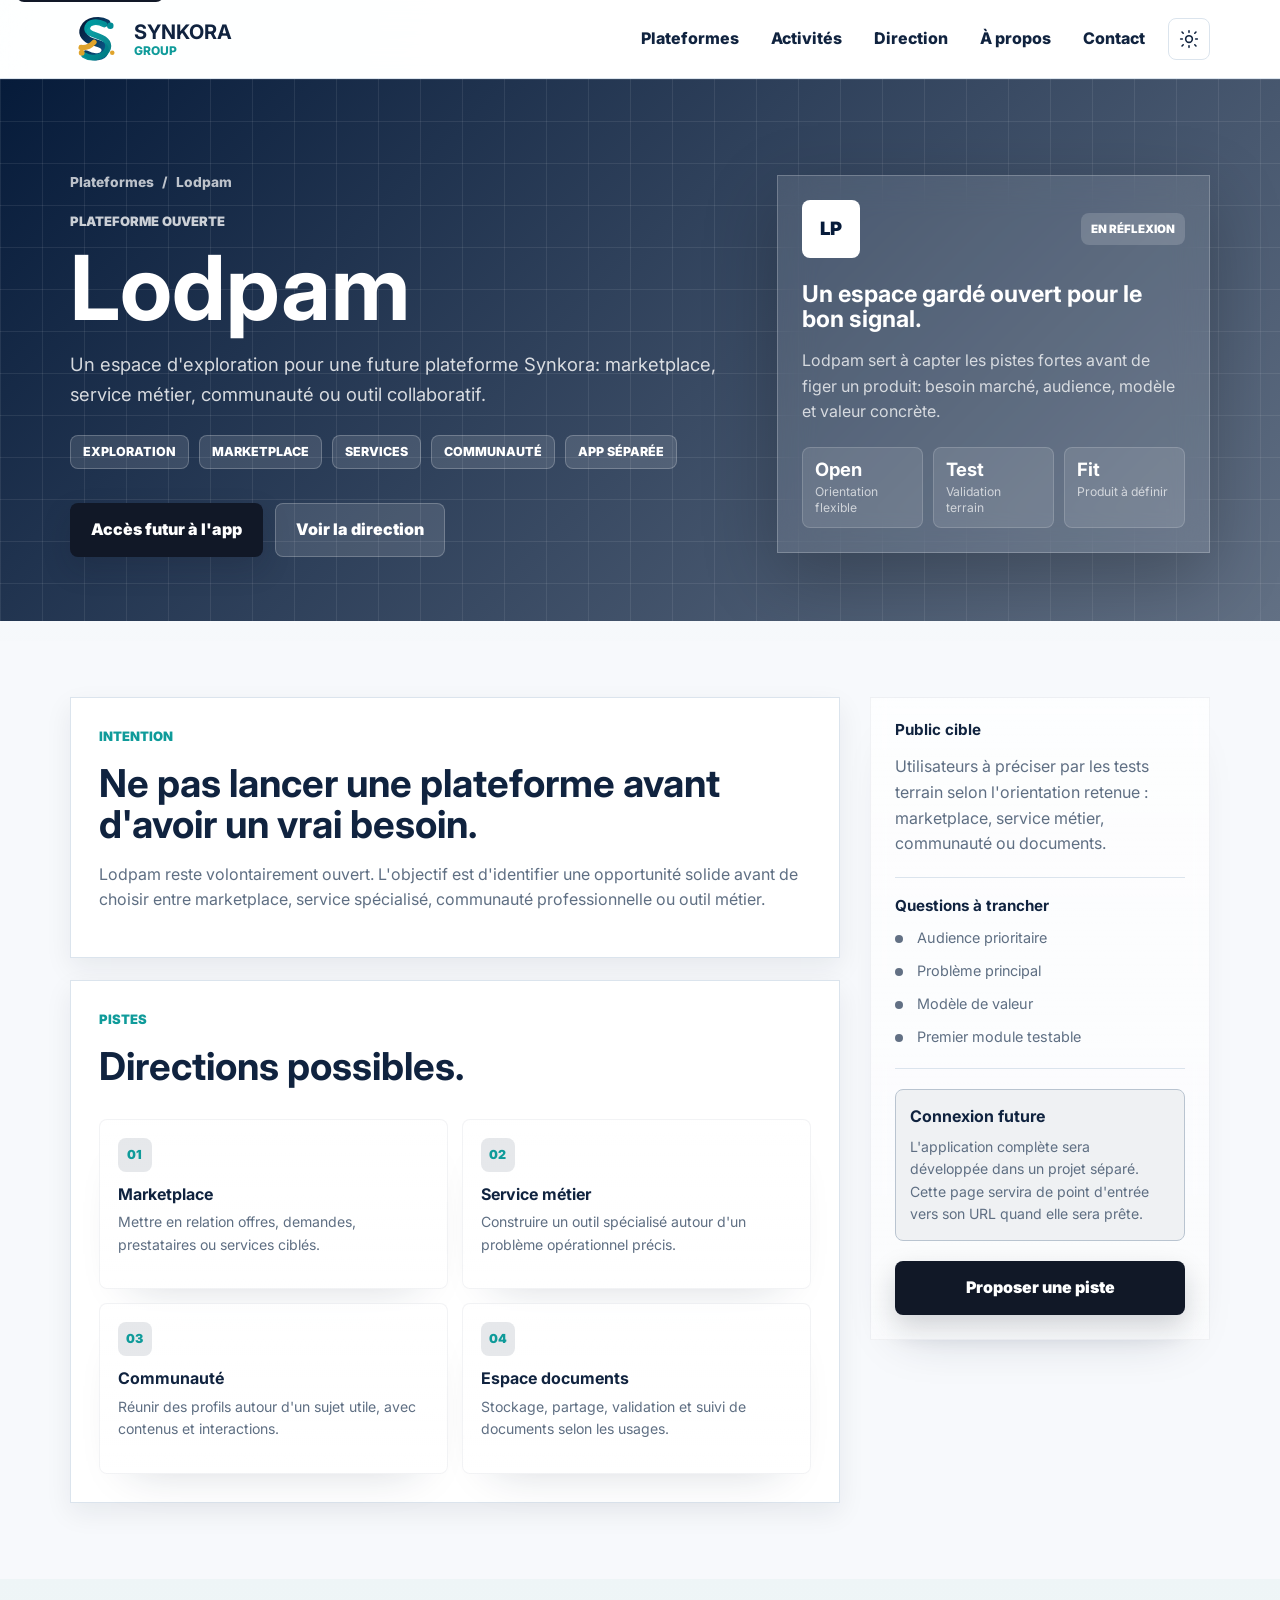
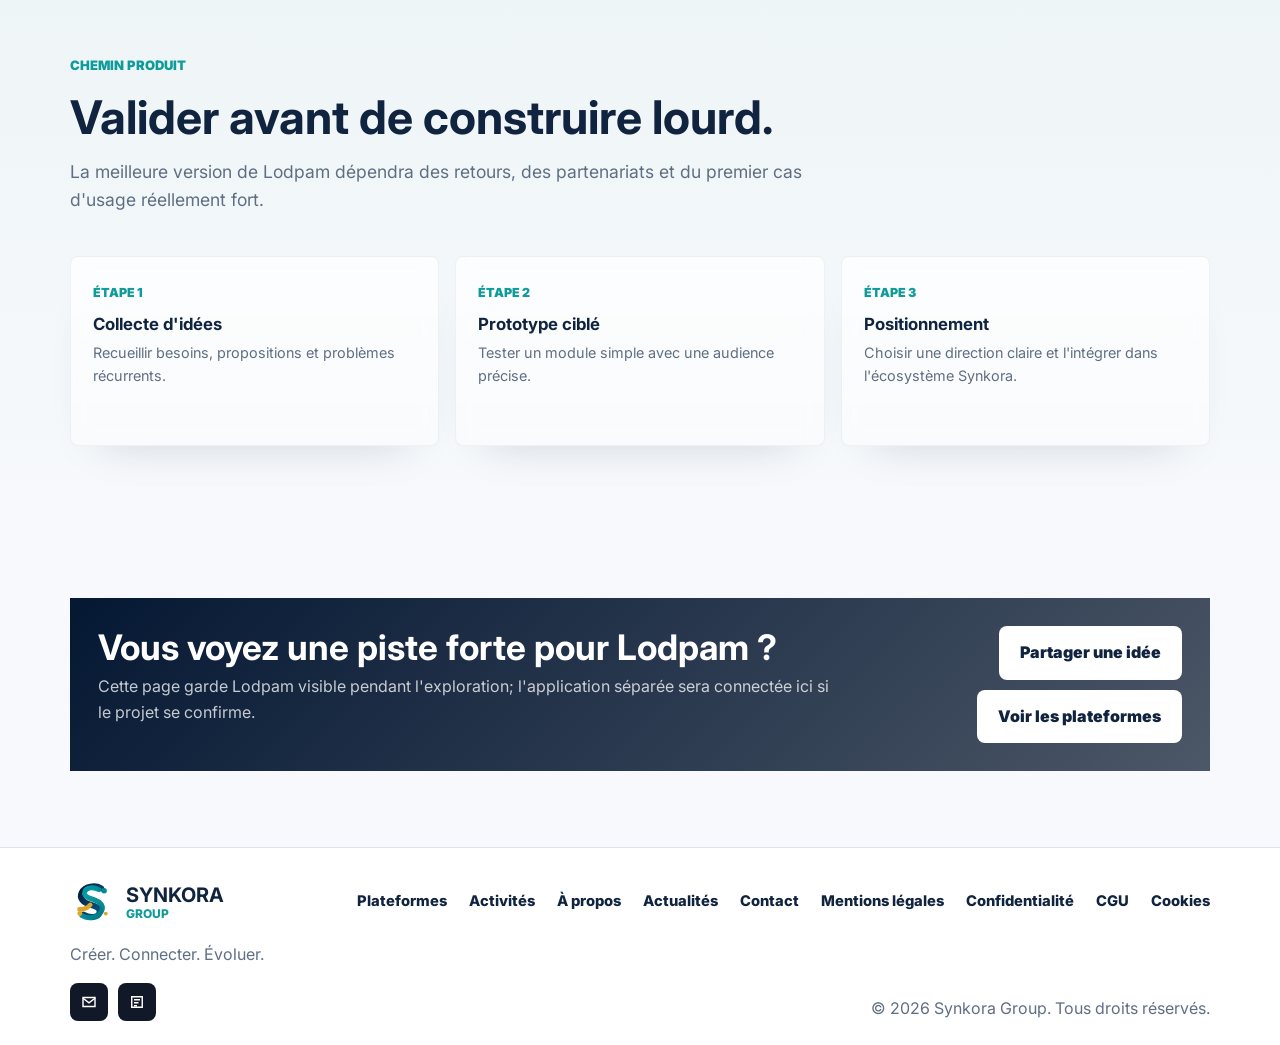
<file: pages/lodpam.html>
<!doctype html>
<html lang="fr">
<head>
  <meta charset="utf-8" />
  <meta name="viewport" content="width=device-width, initial-scale=1" />
  <title>Lodpam - Synkora Group</title>
  <meta name="description" content="Plateforme ouverte du groupe Synkora : services, marketplace, communauté ou solution métier." />
  <link rel="icon" href="../assets/favicon.svg" type="image/svg+xml" />
  <link rel="apple-touch-icon" href="../assets/apple-touch-icon.png" />
  <link rel="manifest" href="../site.webmanifest" />
  <link rel="canonical" href="https://theodorisrollens2000-ux.github.io/synkora-group/pages/lodpam.html" />
  <meta property="og:title" content="Lodpam - Synkora Group" />
  <meta property="og:description" content="Plateforme ouverte du groupe Synkora : services, marketplace, communauté ou solution métier." />
  <meta property="og:type" content="website" />
  <meta property="og:url" content="https://theodorisrollens2000-ux.github.io/synkora-group/pages/lodpam.html" />
  <meta property="og:site_name" content="Synkora Group" />
  <meta property="og:image" content="https://theodorisrollens2000-ux.github.io/synkora-group/assets/logo.png" />
  <meta name="twitter:card" content="summary_large_image" />
  <meta name="twitter:title" content="Lodpam - Synkora Group" />
  <meta name="twitter:description" content="Plateforme ouverte du groupe Synkora : services, marketplace, communauté ou solution métier." />
  <meta name="twitter:image" content="https://theodorisrollens2000-ux.github.io/synkora-group/assets/logo.png" />
  <link rel="preconnect" href="https://fonts.googleapis.com" />
  <link rel="preconnect" href="https://fonts.gstatic.com" crossorigin />
  <link rel="stylesheet" href="https://fonts.googleapis.com/css2?family=Inter:wght@400;500;600;700;800;900&display=swap" media="print" onload="this.media='all'" />
  <meta name="theme-color" content="#061b3a" />
  <meta name="color-scheme" content="light dark" />
  <script>
    (() => {
      try {
        const storedTheme = localStorage.getItem('synkora-theme');
        const preferredTheme = window.matchMedia('(prefers-color-scheme: dark)').matches ? 'dark' : 'light';
        document.documentElement.dataset.theme = storedTheme || preferredTheme;
      } catch (error) {
        document.documentElement.dataset.theme = 'light';
      }
    })();
  </script>
  <link rel="stylesheet" href="../css/styles.css?v=20261102" />
</head>
<body>
  <a class="skip-link" href="#main">Aller au contenu</a>

  <header class="site-header" data-header>
    <div class="container header-inner">
      <a class="brand" href="../index.html" aria-label="Synkora Group - Accueil">
        <img src="../assets/logo-mark.svg" alt="" class="brand-mark" fetchpriority="high" />
        <span class="brand-text"><strong>SYNKORA</strong><small>GROUP</small></span>
      </a>

      <div class="header-actions">
        <nav id="site-nav" class="site-nav" data-nav>
          <a href="../index.html#ecosysteme">Plateformes</a>
          <a href="../index.html#activites">Activités</a>
          <a href="../index.html#architecture">Direction</a>
          <a href="../index.html#equipes">Équipe</a>
          <a href="apropos.html">À propos</a>
          <a href="../index.html#contact">Contact</a>
        </nav>

        <button class="theme-toggle" type="button" aria-label="Activer le mode sombre" data-theme-toggle>
          <svg class="theme-icon theme-icon-sun" viewBox="0 0 24 24" aria-hidden="true">
            <path d="M12 4V2m0 20v-2m8-8h2M2 12h2m14.95-6.95 1.42-1.42M3.63 20.37l1.42-1.42m0-13.9L3.63 3.63m16.74 16.74-1.42-1.42M12 16a4 4 0 1 0 0-8 4 4 0 0 0 0 8Z" />
          </svg>
          <svg class="theme-icon theme-icon-moon" viewBox="0 0 24 24" aria-hidden="true">
            <path d="M21 14.4A8.2 8.2 0 0 1 9.6 3 8.7 8.7 0 1 0 21 14.4Z" />
          </svg>
        </button>

        <button class="nav-toggle" type="button" aria-expanded="false" aria-controls="site-nav" data-nav-toggle>
          <span></span><span></span><span></span>
          <span class="sr-only">Ouvrir le menu</span>
        </button>
      </div>
    </div>
  </header>

  <main id="main" class="platform-page platform-lodpam">
    <!-- PLATFORM HERO -->
    <section class="platform-hero">
      <div class="container platform-hero-grid">
        <div>
          <p class="platform-breadcrumb"><a href="../index.html#ecosysteme">Plateformes</a><span>/</span><span>Lodpam</span></p>
          <p class="eyebrow">Plateforme ouverte</p>
          <h1>Lodpam</h1>
          <p class="lead">Un espace d'exploration pour une future plateforme Synkora: marketplace, service métier, communauté ou outil collaboratif.</p>
          <div class="platform-pill-row">
            <span class="platform-pill">Exploration</span>
            <span class="platform-pill">Marketplace</span>
            <span class="platform-pill">Services</span>
            <span class="platform-pill">Communauté</span>
            <span class="platform-pill">App séparée</span>
          </div>
          <div class="platform-actions">
            <!-- FUTURE APP LINK: replace href with the external Lodpam app URL when ready. -->
            <a class="btn btn-primary" href="../index.html#contact" data-platform-app-link="lodpam">Accès futur à l'app</a>
            <a class="btn btn-secondary" href="../index.html#architecture">Voir la direction</a>
          </div>
        </div>

        <aside class="platform-signal-panel" aria-label="Synthèse Lodpam">
          <div class="platform-signal-top">
            <span class="platform-mark">LP</span>
            <span class="platform-status">En réflexion</span>
          </div>
          <h2>Un espace gardé ouvert pour le bon signal.</h2>
          <p>Lodpam sert à capter les pistes fortes avant de figer un produit: besoin marché, audience, modèle et valeur concrète.</p>
          <div class="platform-signal-metrics">
            <div><strong>Open</strong><span>Orientation flexible</span></div>
            <div><strong>Test</strong><span>Validation terrain</span></div>
            <div><strong>Fit</strong><span>Produit à définir</span></div>
          </div>
        </aside>
      </div>
    </section>

    <!-- PROBLEM, FEATURES AND AUDIENCE -->
    <section class="platform-section">
      <div class="container platform-layout">
        <div class="platform-main-stack">
          <section class="platform-block">
            <p class="eyebrow">Intention</p>
            <h2>Ne pas lancer une plateforme avant d'avoir un vrai besoin.</h2>
            <p>Lodpam reste volontairement ouvert. L'objectif est d'identifier une opportunité solide avant de choisir entre marketplace, service spécialisé, communauté professionnelle ou outil métier.</p>
          </section>

          <section class="platform-block">
            <div class="platform-section-heading">
              <div>
                <p class="eyebrow">Pistes</p>
                <h2>Directions possibles.</h2>
              </div>
            </div>
            <div class="platform-feature-grid">
              <article class="platform-feature-card"><span>01</span><h3>Marketplace</h3><p>Mettre en relation offres, demandes, prestataires ou services ciblés.</p></article>
              <article class="platform-feature-card"><span>02</span><h3>Service métier</h3><p>Construire un outil spécialisé autour d'un problème opérationnel précis.</p></article>
              <article class="platform-feature-card"><span>03</span><h3>Communauté</h3><p>Réunir des profils autour d'un sujet utile, avec contenus et interactions.</p></article>
              <article class="platform-feature-card"><span>04</span><h3>Espace documents</h3><p>Stockage, partage, validation et suivi de documents selon les usages.</p></article>
            </div>
          </section>
        </div>

        <aside class="platform-sidecard">
          <h3>Public cible</h3>
          <p>Utilisateurs à préciser par les tests terrain selon l'orientation retenue : marketplace, service métier, communauté ou documents.</p>
          <div class="platform-divider"></div>
          <h3>Questions à trancher</h3>
          <ul class="platform-check-list">
            <li>Audience prioritaire</li>
            <li>Problème principal</li>
            <li>Modèle de valeur</li>
            <li>Premier module testable</li>
          </ul>
          <div class="platform-divider"></div>
          <div class="platform-connect-note">
            <strong>Connexion future</strong>
            <span>L'application complète sera développée dans un projet séparé. Cette page servira de point d'entrée vers son URL quand elle sera prête.</span>
          </div>
          <a class="btn btn-primary platform-full-button" href="../index.html#contact" data-platform-app-link="lodpam">Proposer une piste</a>
        </aside>
      </div>
    </section>

    <!-- PRODUCT ROADMAP -->
    <section class="platform-section platform-section-soft">
      <div class="container">
        <div class="section-heading reveal">
          <p class="eyebrow">Chemin produit</p>
          <h2>Valider avant de construire lourd.</h2>
          <p>La meilleure version de Lodpam dépendra des retours, des partenariats et du premier cas d'usage réellement fort.</p>
        </div>
        <div class="platform-roadmap">
          <article class="platform-roadstep"><span>Étape 1</span><h3>Collecte d'idées</h3><p>Recueillir besoins, propositions et problèmes récurrents.</p></article>
          <article class="platform-roadstep"><span>Étape 2</span><h3>Prototype ciblé</h3><p>Tester un module simple avec une audience précise.</p></article>
          <article class="platform-roadstep"><span>Étape 3</span><h3>Positionnement</h3><p>Choisir une direction claire et l'intégrer dans l'écosystème Synkora.</p></article>
        </div>
      </div>
    </section>

    <!-- PLATFORM CTA -->
    <section class="platform-section">
      <div class="container">
        <div class="platform-cta-strip">
          <div>
            <h2>Vous voyez une piste forte pour Lodpam ?</h2>
            <p>Cette page garde Lodpam visible pendant l'exploration; l'application séparée sera connectée ici si le projet se confirme.</p>
          </div>
          <div class="platform-cta-actions">
            <a class="btn btn-light" href="../index.html#contact">Partager une idée</a>
            <a class="btn btn-light" href="../index.html#ecosysteme">Voir les plateformes</a>
          </div>
        </div>
      </div>
    </section>
  </main>

  <!-- FOOTER -->
  <footer class="site-footer">
    <div class="container footer-inner">
      <div>
        <a class="brand footer-brand" href="../index.html" aria-label="Synkora Group">
          <img src="../assets/logo-mark.svg" alt="" class="brand-mark" loading="lazy" />
          <span class="brand-text"><strong>SYNKORA</strong><small>GROUP</small></span>
        </a>
        <p class="footer-tagline">Créer. Connecter. Évoluer.</p>
        <div class="social-links footer-social">
          <a href="mailto:contact@synkora-group.com" aria-label="Envoyer un email à Synkora Group"><svg viewBox="0 0 24 24" fill="none" stroke="currentColor" stroke-width="1.9"><path d="M4 6h16v12H4z"/><path d="m4 7 8 6 8-6"/></svg></a>
          <a href="../index.html#actualites" aria-label="Voir les actualités Synkora Group"><svg viewBox="0 0 24 24" fill="none" stroke="currentColor" stroke-width="1.9"><path d="M5 5h14v14H5z"/><path d="M8 9h8M8 13h6M8 17h4"/></svg></a>
        </div>
      </div>
      <p>© <span data-year></span> Synkora Group. Tous droits réservés.</p>
      <div class="footer-links footer-links-stack">
        <a href="../index.html#ecosysteme">Plateformes</a>
        <a href="../index.html#activites">Activités</a>
        <a href="apropos.html">À propos</a>
        <a href="../index.html#actualites">Actualités</a>
        <a href="../index.html#contact">Contact</a>
        <a href="mentions-legales.html">Mentions légales</a>
        <a href="confidentialite.html">Confidentialité</a>
        <a href="cgu.html">CGU</a>
        <a href="cookies.html">Cookies</a>
      </div>
    </div>
  </footer>

  <script src="../js/team-data.js?v=20261102"></script>
  <script src="../js/app.js?v=20261102"></script>
</body>
</html>
</file>
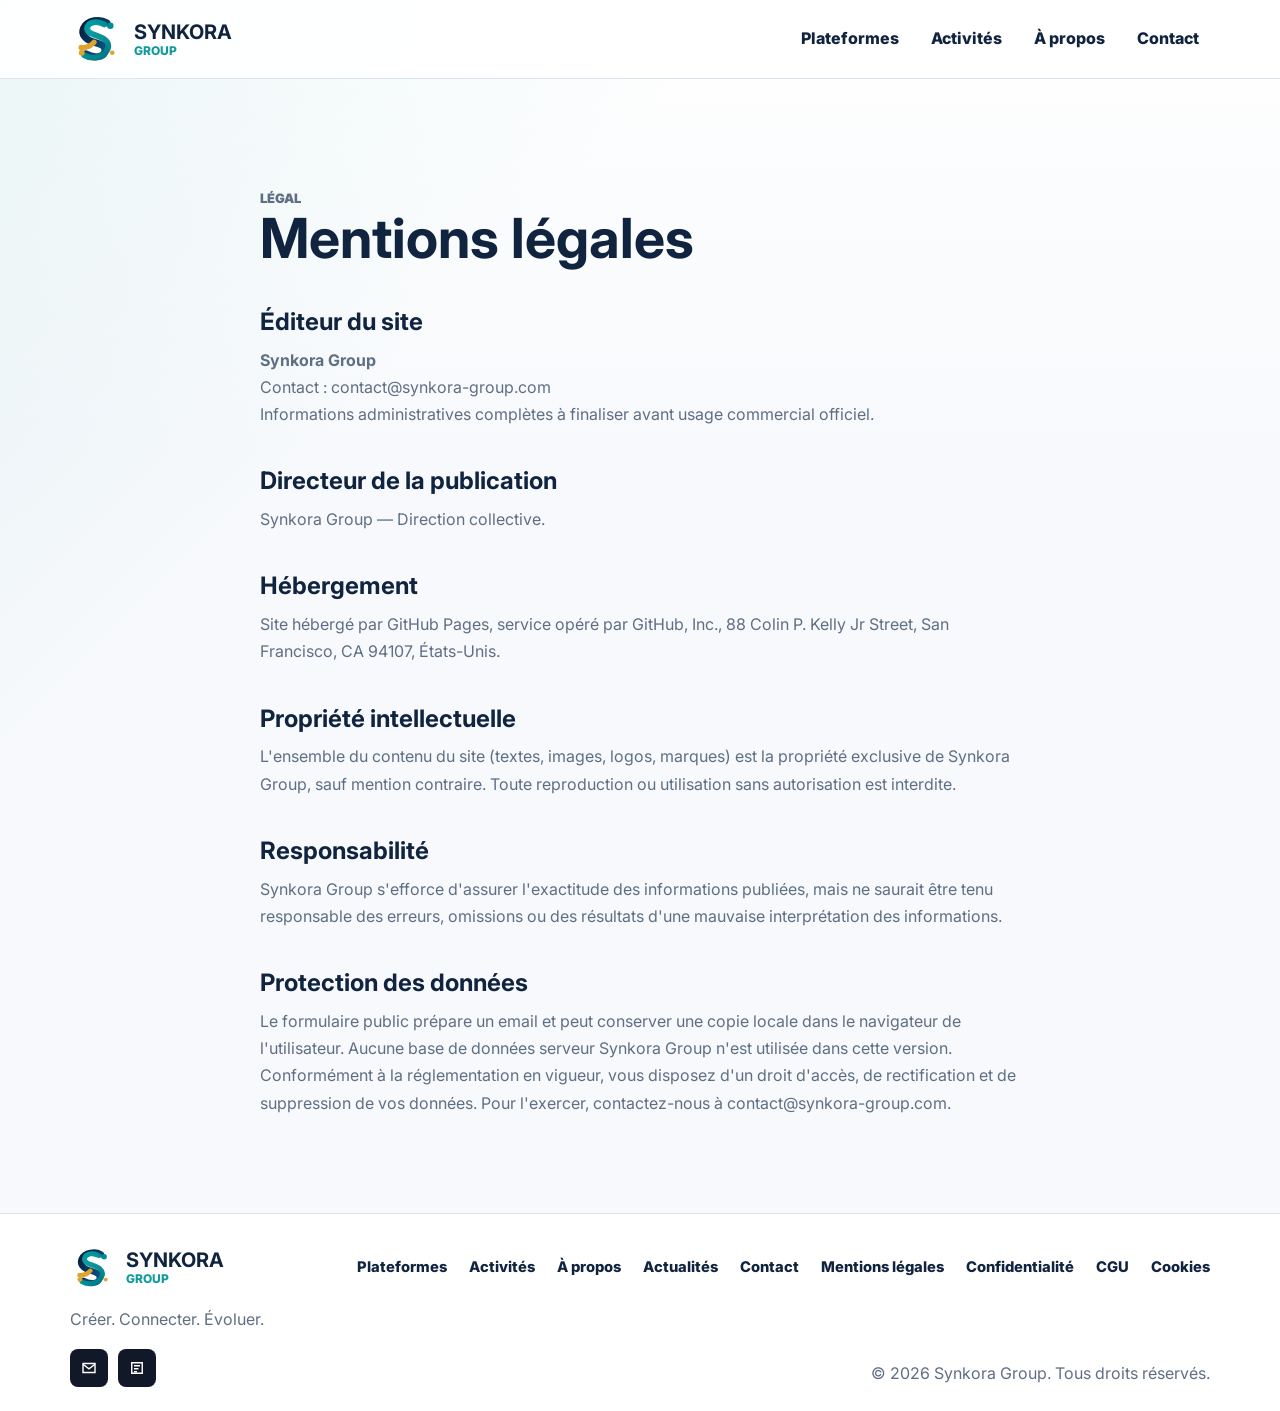
<file: pages/mentions-legales.html>
<!doctype html>
<html lang="fr">
<head>
  <meta charset="utf-8" />
  <meta name="viewport" content="width=device-width, initial-scale=1" />
  <title>Mentions légales - Synkora Group</title>
  <meta name="description" content="Mentions légales du site Synkora Group, éditeur, hébergement et propriété intellectuelle." />
  <link rel="icon" href="../assets/favicon.svg" type="image/svg+xml" />
  <link rel="apple-touch-icon" href="../assets/apple-touch-icon.png" />
  <link rel="manifest" href="../site.webmanifest" />
  <link rel="canonical" href="https://theodorisrollens2000-ux.github.io/synkora-group/pages/mentions-legales.html" />
  <meta property="og:title" content="Mentions légales - Synkora Group" />
  <meta property="og:description" content="Mentions légales du site Synkora Group, éditeur, hébergement et propriété intellectuelle." />
  <meta property="og:type" content="website" />
  <meta property="og:url" content="https://theodorisrollens2000-ux.github.io/synkora-group/pages/mentions-legales.html" />
  <meta property="og:site_name" content="Synkora Group" />
  <meta property="og:image" content="https://theodorisrollens2000-ux.github.io/synkora-group/assets/logo.png" />
  <meta name="twitter:card" content="summary_large_image" />
  <meta name="twitter:title" content="Mentions légales - Synkora Group" />
  <meta name="twitter:description" content="Mentions légales du site Synkora Group, éditeur, hébergement et propriété intellectuelle." />
  <meta name="twitter:image" content="https://theodorisrollens2000-ux.github.io/synkora-group/assets/logo.png" />
  <link rel="preconnect" href="https://fonts.googleapis.com" />
  <link rel="preconnect" href="https://fonts.gstatic.com" crossorigin />
  <link rel="stylesheet" href="https://fonts.googleapis.com/css2?family=Inter:wght@400;700;800;900&display=swap" media="print" onload="this.media='all'" />
  <meta name="theme-color" content="#061b3a" />
  <link rel="stylesheet" href="../css/styles.css?v=20261102" />
</head>
<body>
  <header class="site-header" data-header>
    <div class="container header-inner">
      <a class="brand" href="../index.html" aria-label="Synkora Group - Accueil">
        <img src="../assets/logo-mark.svg" alt="" class="brand-mark" fetchpriority="high" />
        <span class="brand-text"><strong>SYNKORA</strong><small>GROUP</small></span>
      </a>
      <button class="nav-toggle" type="button" aria-expanded="false" aria-controls="site-nav" data-nav-toggle>
        <span></span><span></span><span></span>
        <span class="sr-only">Ouvrir le menu</span>
      </button>
      <nav id="site-nav" class="site-nav" data-nav>
        <a href="../index.html#ecosysteme">Plateformes</a>
        <a href="../index.html#activites">Activités</a>
        <a href="apropos.html">À propos</a>
        <a href="../index.html#contact">Contact</a>
      </nav>
    </div>
  </header>

  <main>
    <!-- LEGAL CONTENT -->
    <section class="section">
      <div class="container legal-content">
        <p class="eyebrow">Légal</p>
        <h1>Mentions légales</h1>

        <h2>Éditeur du site</h2>
        <p><strong>Synkora Group</strong><br />
        Contact : contact@synkora-group.com<br />
        Informations administratives complètes à finaliser avant usage commercial officiel.</p>

        <h2>Directeur de la publication</h2>
        <p>Synkora Group — Direction collective.</p>

        <h2>Hébergement</h2>
        <p>Site hébergé par GitHub Pages, service opéré par GitHub, Inc., 88 Colin P. Kelly Jr Street, San Francisco, CA 94107, États-Unis.</p>

        <h2>Propriété intellectuelle</h2>
        <p>L'ensemble du contenu du site (textes, images, logos, marques) est la propriété exclusive de Synkora Group, sauf mention contraire. Toute reproduction ou utilisation sans autorisation est interdite.</p>

        <h2>Responsabilité</h2>
        <p>Synkora Group s'efforce d'assurer l'exactitude des informations publiées, mais ne saurait être tenu responsable des erreurs, omissions ou des résultats d'une mauvaise interprétation des informations.</p>

        <h2>Protection des données</h2>
        <p>Le formulaire public prépare un email et peut conserver une copie locale dans le navigateur de l'utilisateur. Aucune base de données serveur Synkora Group n'est utilisée dans cette version. Conformément à la réglementation en vigueur, vous disposez d'un droit d'accès, de rectification et de suppression de vos données. Pour l'exercer, contactez-nous à contact@synkora-group.com.</p>
      </div>
    </section>
  </main>

  <!-- FOOTER -->
  <footer class="site-footer">
    <div class="container footer-inner">
      <div>
        <a class="brand footer-brand" href="../index.html" aria-label="Synkora Group">
          <img src="../assets/logo-mark.svg" alt="" class="brand-mark" loading="lazy" />
          <span class="brand-text"><strong>SYNKORA</strong><small>GROUP</small></span>
        </a>
        <p class="footer-tagline">Créer. Connecter. Évoluer.</p>
        <div class="social-links footer-social">
          <a href="mailto:contact@synkora-group.com" aria-label="Envoyer un email à Synkora Group"><svg viewBox="0 0 24 24" fill="none" stroke="currentColor" stroke-width="1.9"><path d="M4 6h16v12H4z"/><path d="m4 7 8 6 8-6"/></svg></a>
          <a href="../index.html#actualites" aria-label="Voir les actualités Synkora Group"><svg viewBox="0 0 24 24" fill="none" stroke="currentColor" stroke-width="1.9"><path d="M5 5h14v14H5z"/><path d="M8 9h8M8 13h6M8 17h4"/></svg></a>
        </div>
      </div>
      <p>© <span data-year></span> Synkora Group. Tous droits réservés.</p>
      <div class="footer-links footer-links-stack">
        <a href="../index.html#ecosysteme">Plateformes</a>
        <a href="../index.html#activites">Activités</a>
        <a href="apropos.html">À propos</a>
        <a href="../index.html#actualites">Actualités</a>
        <a href="../index.html#contact">Contact</a>
        <a href="mentions-legales.html">Mentions légales</a>
        <a href="confidentialite.html">Confidentialité</a>
        <a href="cgu.html">CGU</a>
        <a href="cookies.html">Cookies</a>
      </div>
    </div>
  </footer>

  <script src="../js/team-data.js?v=20261102"></script>
  <script src="../js/app.js?v=20261102"></script>
</body>
</html>
</file>
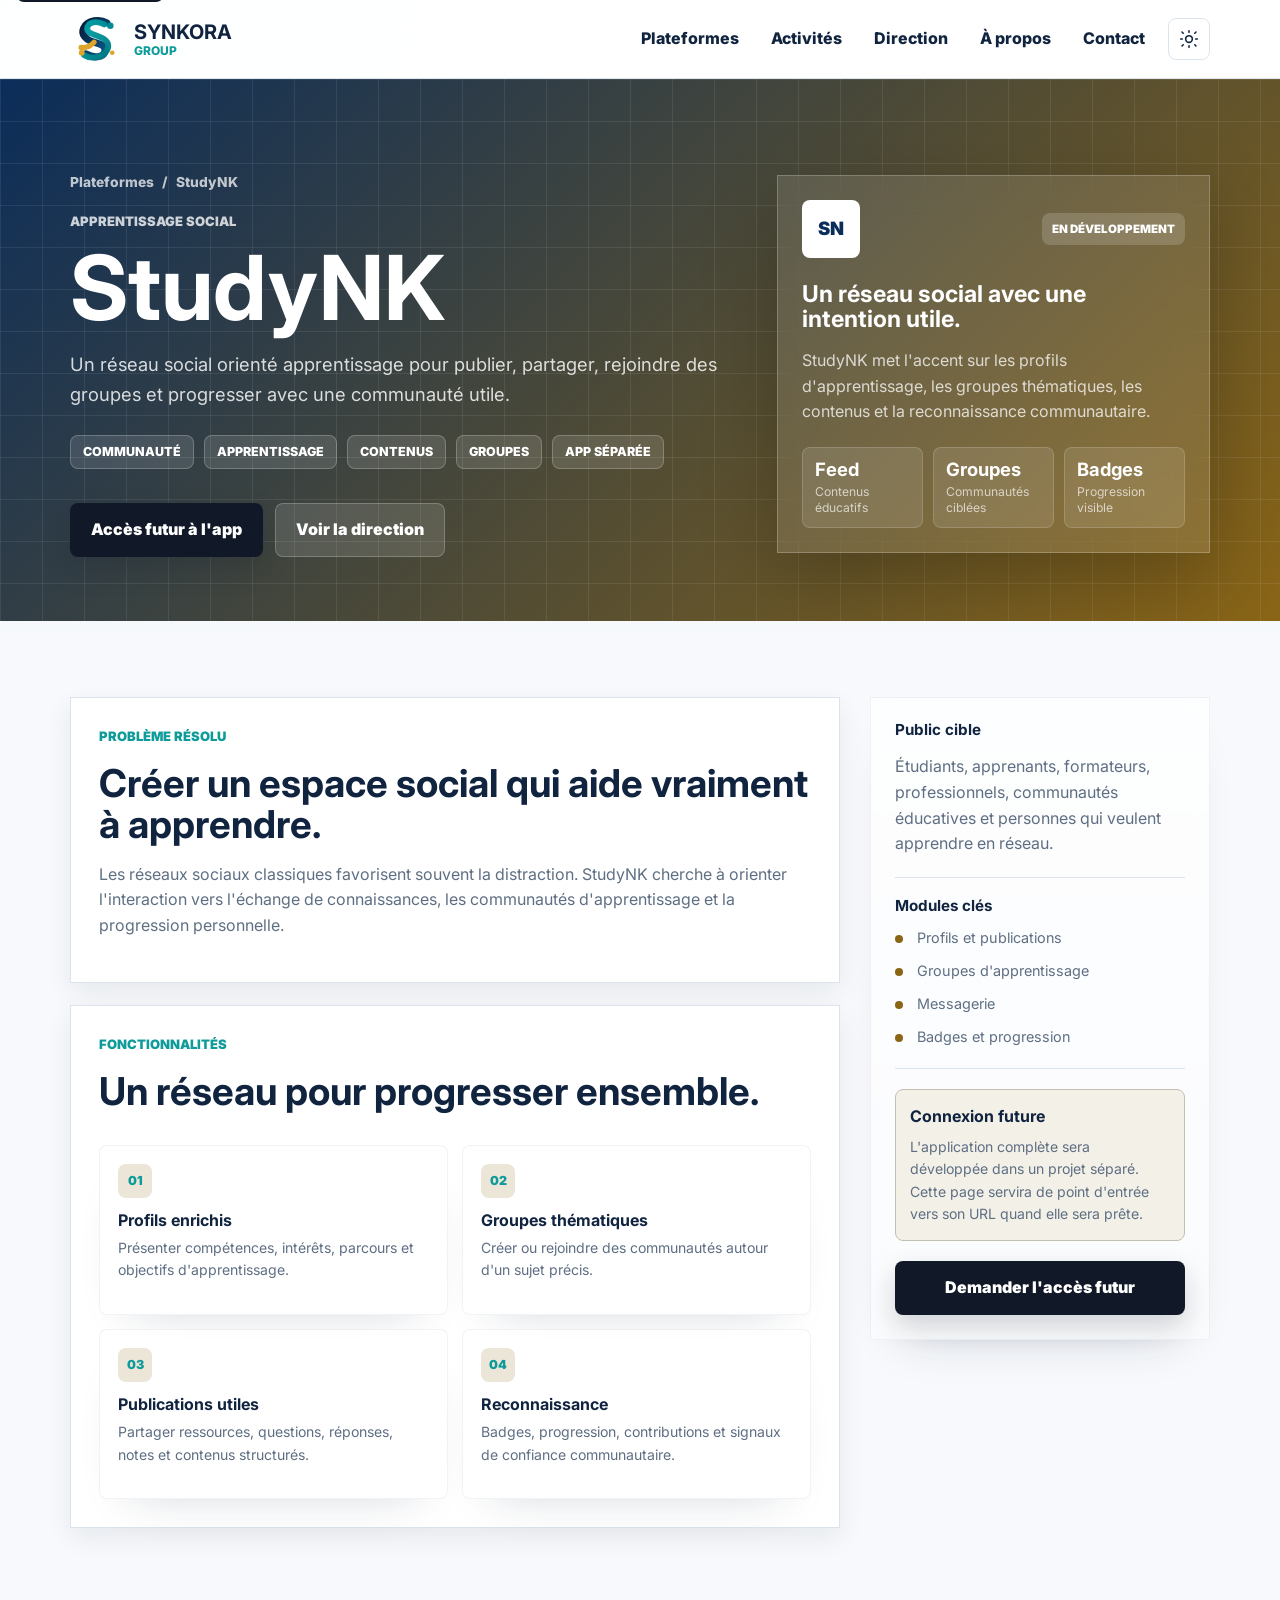
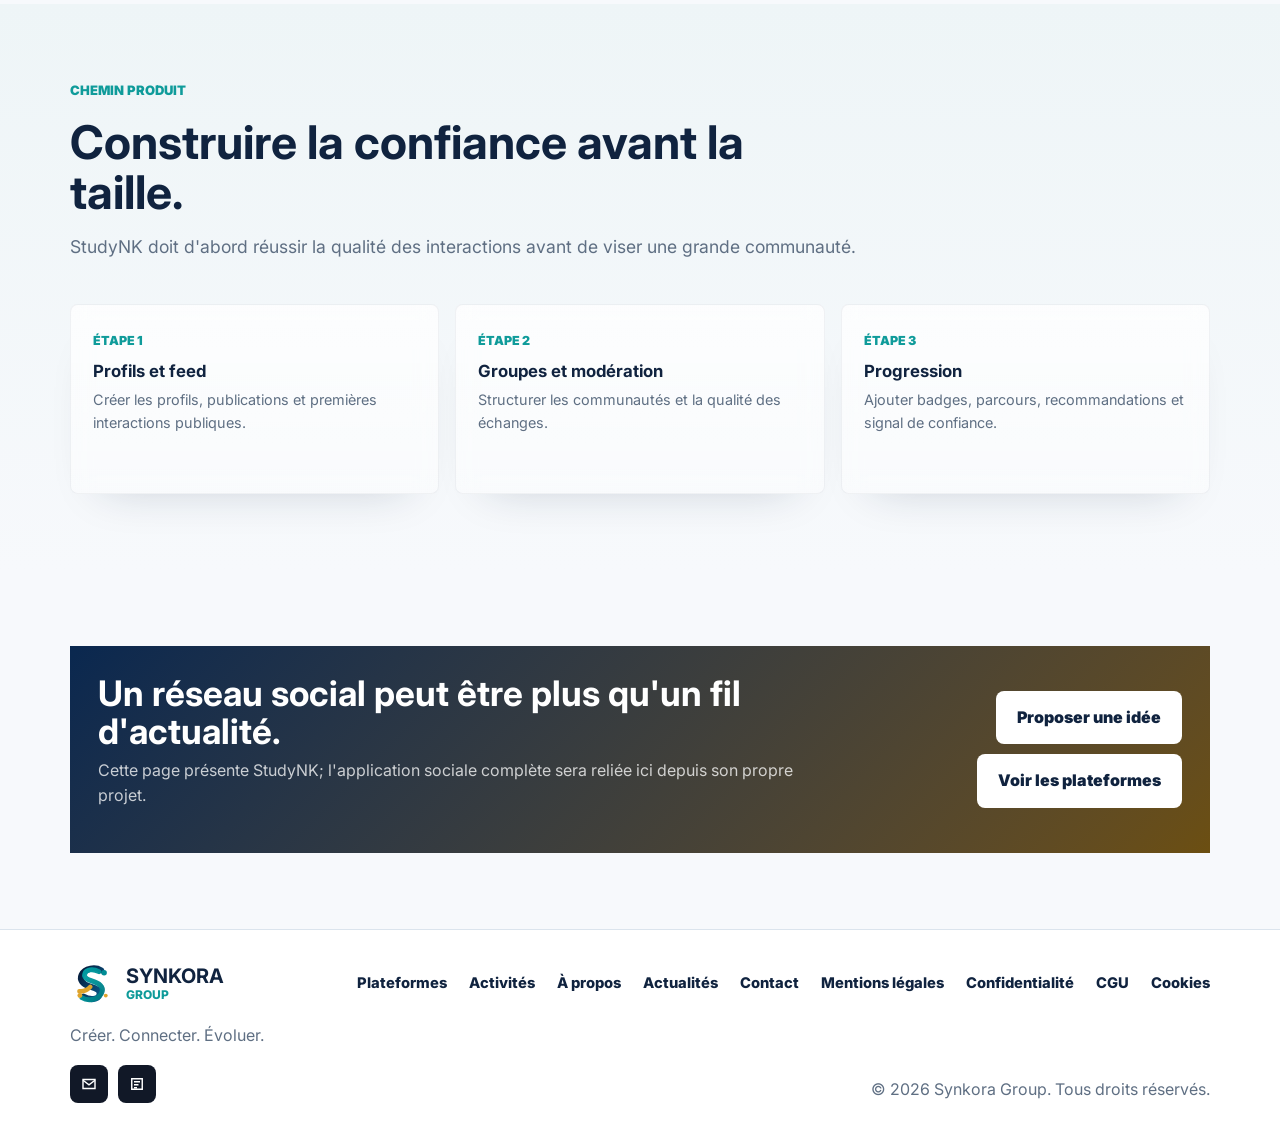
<file: pages/studynk.html>
<!doctype html>
<html lang="fr">
<head>
  <meta charset="utf-8" />
  <meta name="viewport" content="width=device-width, initial-scale=1" />
  <title>StudyNK - Synkora Group</title>
  <meta name="description" content="Réseau social d'apprentissage et de communauté : profils, contenus, groupes et partage." />
  <link rel="icon" href="../assets/favicon.svg" type="image/svg+xml" />
  <link rel="apple-touch-icon" href="../assets/apple-touch-icon.png" />
  <link rel="manifest" href="../site.webmanifest" />
  <link rel="canonical" href="https://theodorisrollens2000-ux.github.io/synkora-group/pages/studynk.html" />
  <meta property="og:title" content="StudyNK - Synkora Group" />
  <meta property="og:description" content="Réseau social d'apprentissage et de communauté : profils, contenus, groupes et partage." />
  <meta property="og:type" content="website" />
  <meta property="og:url" content="https://theodorisrollens2000-ux.github.io/synkora-group/pages/studynk.html" />
  <meta property="og:site_name" content="Synkora Group" />
  <meta property="og:image" content="https://theodorisrollens2000-ux.github.io/synkora-group/assets/logo.png" />
  <meta name="twitter:card" content="summary_large_image" />
  <meta name="twitter:title" content="StudyNK - Synkora Group" />
  <meta name="twitter:description" content="Réseau social d'apprentissage et de communauté : profils, contenus, groupes et partage." />
  <meta name="twitter:image" content="https://theodorisrollens2000-ux.github.io/synkora-group/assets/logo.png" />
  <link rel="preconnect" href="https://fonts.googleapis.com" />
  <link rel="preconnect" href="https://fonts.gstatic.com" crossorigin />
  <link rel="stylesheet" href="https://fonts.googleapis.com/css2?family=Inter:wght@400;500;600;700;800;900&display=swap" media="print" onload="this.media='all'" />
  <meta name="theme-color" content="#061b3a" />
  <meta name="color-scheme" content="light dark" />
  <script>
    (() => {
      try {
        const storedTheme = localStorage.getItem('synkora-theme');
        const preferredTheme = window.matchMedia('(prefers-color-scheme: dark)').matches ? 'dark' : 'light';
        document.documentElement.dataset.theme = storedTheme || preferredTheme;
      } catch (error) {
        document.documentElement.dataset.theme = 'light';
      }
    })();
  </script>
  <link rel="stylesheet" href="../css/styles.css?v=20261102" />
</head>
<body>
  <a class="skip-link" href="#main">Aller au contenu</a>

  <header class="site-header" data-header>
    <div class="container header-inner">
      <a class="brand" href="../index.html" aria-label="Synkora Group - Accueil">
        <img src="../assets/logo-mark.svg" alt="" class="brand-mark" fetchpriority="high" />
        <span class="brand-text"><strong>SYNKORA</strong><small>GROUP</small></span>
      </a>

      <div class="header-actions">
        <nav id="site-nav" class="site-nav" data-nav>
          <a href="../index.html#ecosysteme">Plateformes</a>
          <a href="../index.html#activites">Activités</a>
          <a href="../index.html#architecture">Direction</a>
          <a href="../index.html#equipes">Équipe</a>
          <a href="apropos.html">À propos</a>
          <a href="../index.html#contact">Contact</a>
        </nav>

        <button class="theme-toggle" type="button" aria-label="Activer le mode sombre" data-theme-toggle>
          <svg class="theme-icon theme-icon-sun" viewBox="0 0 24 24" aria-hidden="true">
            <path d="M12 4V2m0 20v-2m8-8h2M2 12h2m14.95-6.95 1.42-1.42M3.63 20.37l1.42-1.42m0-13.9L3.63 3.63m16.74 16.74-1.42-1.42M12 16a4 4 0 1 0 0-8 4 4 0 0 0 0 8Z" />
          </svg>
          <svg class="theme-icon theme-icon-moon" viewBox="0 0 24 24" aria-hidden="true">
            <path d="M21 14.4A8.2 8.2 0 0 1 9.6 3 8.7 8.7 0 1 0 21 14.4Z" />
          </svg>
        </button>

        <button class="nav-toggle" type="button" aria-expanded="false" aria-controls="site-nav" data-nav-toggle>
          <span></span><span></span><span></span>
          <span class="sr-only">Ouvrir le menu</span>
        </button>
      </div>
    </div>
  </header>

  <main id="main" class="platform-page platform-studynk">
    <!-- PLATFORM HERO -->
    <section class="platform-hero">
      <div class="container platform-hero-grid">
        <div>
          <p class="platform-breadcrumb"><a href="../index.html#ecosysteme">Plateformes</a><span>/</span><span>StudyNK</span></p>
          <p class="eyebrow">Apprentissage social</p>
          <h1>StudyNK</h1>
          <p class="lead">Un réseau social orienté apprentissage pour publier, partager, rejoindre des groupes et progresser avec une communauté utile.</p>
          <div class="platform-pill-row">
            <span class="platform-pill">Communauté</span>
            <span class="platform-pill">Apprentissage</span>
            <span class="platform-pill">Contenus</span>
            <span class="platform-pill">Groupes</span>
            <span class="platform-pill">App séparée</span>
          </div>
          <div class="platform-actions">
            <!-- FUTURE APP LINK: replace href with the external StudyNK app URL when ready. -->
            <a class="btn btn-primary" href="../index.html#contact" data-platform-app-link="studynk">Accès futur à l'app</a>
            <a class="btn btn-secondary" href="../index.html#architecture">Voir la direction</a>
          </div>
        </div>

        <aside class="platform-signal-panel" aria-label="Synthèse StudyNK">
          <div class="platform-signal-top">
            <span class="platform-mark">SN</span>
            <span class="platform-status">En développement</span>
          </div>
          <h2>Un réseau social avec une intention utile.</h2>
          <p>StudyNK met l'accent sur les profils d'apprentissage, les groupes thématiques, les contenus et la reconnaissance communautaire.</p>
          <div class="platform-signal-metrics">
            <div><strong>Feed</strong><span>Contenus éducatifs</span></div>
            <div><strong>Groupes</strong><span>Communautés ciblées</span></div>
            <div><strong>Badges</strong><span>Progression visible</span></div>
          </div>
        </aside>
      </div>
    </section>

    <!-- PROBLEM, FEATURES AND AUDIENCE -->
    <section class="platform-section">
      <div class="container platform-layout">
        <div class="platform-main-stack">
          <section class="platform-block">
            <p class="eyebrow">Problème résolu</p>
            <h2>Créer un espace social qui aide vraiment à apprendre.</h2>
            <p>Les réseaux sociaux classiques favorisent souvent la distraction. StudyNK cherche à orienter l'interaction vers l'échange de connaissances, les communautés d'apprentissage et la progression personnelle.</p>
          </section>

          <section class="platform-block">
            <div class="platform-section-heading">
              <div>
                <p class="eyebrow">Fonctionnalités</p>
                <h2>Un réseau pour progresser ensemble.</h2>
              </div>
            </div>
            <div class="platform-feature-grid">
              <article class="platform-feature-card"><span>01</span><h3>Profils enrichis</h3><p>Présenter compétences, intérêts, parcours et objectifs d'apprentissage.</p></article>
              <article class="platform-feature-card"><span>02</span><h3>Groupes thématiques</h3><p>Créer ou rejoindre des communautés autour d'un sujet précis.</p></article>
              <article class="platform-feature-card"><span>03</span><h3>Publications utiles</h3><p>Partager ressources, questions, réponses, notes et contenus structurés.</p></article>
              <article class="platform-feature-card"><span>04</span><h3>Reconnaissance</h3><p>Badges, progression, contributions et signaux de confiance communautaire.</p></article>
            </div>
          </section>
        </div>

        <aside class="platform-sidecard">
          <h3>Public cible</h3>
          <p>Étudiants, apprenants, formateurs, professionnels, communautés éducatives et personnes qui veulent apprendre en réseau.</p>
          <div class="platform-divider"></div>
          <h3>Modules clés</h3>
          <ul class="platform-check-list">
            <li>Profils et publications</li>
            <li>Groupes d'apprentissage</li>
            <li>Messagerie</li>
            <li>Badges et progression</li>
          </ul>
          <div class="platform-divider"></div>
          <div class="platform-connect-note">
            <strong>Connexion future</strong>
            <span>L'application complète sera développée dans un projet séparé. Cette page servira de point d'entrée vers son URL quand elle sera prête.</span>
          </div>
          <a class="btn btn-primary platform-full-button" href="../index.html#contact" data-platform-app-link="studynk">Demander l'accès futur</a>
        </aside>
      </div>
    </section>

    <!-- PRODUCT ROADMAP -->
    <section class="platform-section platform-section-soft">
      <div class="container">
        <div class="section-heading reveal">
          <p class="eyebrow">Chemin produit</p>
          <h2>Construire la confiance avant la taille.</h2>
          <p>StudyNK doit d'abord réussir la qualité des interactions avant de viser une grande communauté.</p>
        </div>
        <div class="platform-roadmap">
          <article class="platform-roadstep"><span>Étape 1</span><h3>Profils et feed</h3><p>Créer les profils, publications et premières interactions publiques.</p></article>
          <article class="platform-roadstep"><span>Étape 2</span><h3>Groupes et modération</h3><p>Structurer les communautés et la qualité des échanges.</p></article>
          <article class="platform-roadstep"><span>Étape 3</span><h3>Progression</h3><p>Ajouter badges, parcours, recommandations et signal de confiance.</p></article>
        </div>
      </div>
    </section>

    <!-- PLATFORM CTA -->
    <section class="platform-section">
      <div class="container">
        <div class="platform-cta-strip">
          <div>
            <h2>Un réseau social peut être plus qu'un fil d'actualité.</h2>
            <p>Cette page présente StudyNK; l'application sociale complète sera reliée ici depuis son propre projet.</p>
          </div>
          <div class="platform-cta-actions">
            <a class="btn btn-light" href="../index.html#contact">Proposer une idée</a>
            <a class="btn btn-light" href="../index.html#ecosysteme">Voir les plateformes</a>
          </div>
        </div>
      </div>
    </section>
  </main>

  <!-- FOOTER -->
  <footer class="site-footer">
    <div class="container footer-inner">
      <div>
        <a class="brand footer-brand" href="../index.html" aria-label="Synkora Group">
          <img src="../assets/logo-mark.svg" alt="" class="brand-mark" loading="lazy" />
          <span class="brand-text"><strong>SYNKORA</strong><small>GROUP</small></span>
        </a>
        <p class="footer-tagline">Créer. Connecter. Évoluer.</p>
        <div class="social-links footer-social">
          <a href="mailto:contact@synkora-group.com" aria-label="Envoyer un email à Synkora Group"><svg viewBox="0 0 24 24" fill="none" stroke="currentColor" stroke-width="1.9"><path d="M4 6h16v12H4z"/><path d="m4 7 8 6 8-6"/></svg></a>
          <a href="../index.html#actualites" aria-label="Voir les actualités Synkora Group"><svg viewBox="0 0 24 24" fill="none" stroke="currentColor" stroke-width="1.9"><path d="M5 5h14v14H5z"/><path d="M8 9h8M8 13h6M8 17h4"/></svg></a>
        </div>
      </div>
      <p>© <span data-year></span> Synkora Group. Tous droits réservés.</p>
      <div class="footer-links footer-links-stack">
        <a href="../index.html#ecosysteme">Plateformes</a>
        <a href="../index.html#activites">Activités</a>
        <a href="apropos.html">À propos</a>
        <a href="../index.html#actualites">Actualités</a>
        <a href="../index.html#contact">Contact</a>
        <a href="mentions-legales.html">Mentions légales</a>
        <a href="confidentialite.html">Confidentialité</a>
        <a href="cgu.html">CGU</a>
        <a href="cookies.html">Cookies</a>
      </div>
    </div>
  </footer>

  <script src="../js/team-data.js?v=20261102"></script>
  <script src="../js/app.js?v=20261102"></script>
</body>
</html>
</file>
<file: css/styles.css>
/* Design tokens: colors, surfaces, shadows and shared radius. */
:root {
  color-scheme: light;
  --navy: #10233f;
  --navy-2: #1d4e75;
  --teal: #0f9b9a;
  --teal-2: #20b8ad;
  --gold: #f2b84b;
  --coral: #e76f51;
  --green: #2f9e6d;
  --ink: #111827;
  --slate: #5f6f83;
  --soft: #eef5f7;
  --bg: #f7f9fc;
  --surface: #ffffff;
  --surface-2: #fbfdff;
  --line: #dbe4ed;
  --line-strong: #c7d3df;
  --white: #ffffff;
  --shadow: 0 18px 50px rgba(17, 24, 39, .10);
  --shadow-soft: 0 10px 26px rgba(17, 24, 39, .07);
  --radius: 8px;
  --header-bg: rgba(255, 255, 255, .9);
}

:root[data-theme="dark"] {
  color-scheme: dark;
  --navy: #dce9ff;
  --navy-2: #a9cdf5;
  --teal: #53d3ce;
  --teal-2: #7ce0d7;
  --gold: #f4c56b;
  --coral: #ff987e;
  --green: #78d69f;
  --ink: #edf3fb;
  --slate: #aebdca;
  --soft: #111822;
  --bg: #0b0f16;
  --surface: #131a24;
  --surface-2: #182232;
  --line: #263445;
  --line-strong: #394b61;
  --white: #ffffff;
  --shadow: 0 18px 50px rgba(0, 0, 0, .34);
  --shadow-soft: 0 10px 26px rgba(0, 0, 0, .26);
  --header-bg: rgba(13, 18, 27, .9);
}

/* Base reset and global layout helpers. */
* { box-sizing: border-box; }

html {
  scroll-behavior: smooth;
  background: var(--bg);
}

body {
  margin: 0;
  font-family: Inter, ui-sans-serif, system-ui, -apple-system, BlinkMacSystemFont, "Segoe UI", sans-serif;
  color: var(--ink);
  background:
    linear-gradient(135deg, rgba(15, 155, 154, .08), transparent 34rem),
    linear-gradient(180deg, var(--surface) 0%, var(--bg) 28rem, var(--bg) 100%);
  line-height: 1.6;
}

body::before {
  content: "";
  position: fixed;
  inset: 0;
  z-index: -1;
  pointer-events: none;
  background-image:
    linear-gradient(rgba(95, 111, 131, .08) 1px, transparent 1px),
    linear-gradient(90deg, rgba(95, 111, 131, .08) 1px, transparent 1px);
  background-size: 46px 46px;
}

img { max-width: 100%; display: block; }
a { color: inherit; text-decoration: none; }
button, input, textarea, select { font: inherit; }
button { color: inherit; }

:focus-visible {
  outline: 3px solid rgba(15, 155, 154, .36);
  outline-offset: 3px;
}

.container {
  width: min(1140px, calc(100% - 40px));
  margin-inline: auto;
}

.section { padding: 96px 0; }
.section-sm { padding: 42px 0; }
.section-soft { background: linear-gradient(180deg, var(--soft) 0%, var(--bg) 100%); }
.section-dark {
  background:
    linear-gradient(135deg, rgba(16, 35, 63, .98), rgba(15, 99, 95, .96)),
    var(--ink);
  color: var(--white);
}

.skip-link {
  position: absolute;
  left: 16px;
  top: -44px;
  z-index: 99;
  background: var(--ink);
  color: var(--surface);
  padding: 10px 14px;
  border-radius: var(--radius);
}

.skip-link:focus { top: 16px; }

/* Header, brand, navigation and theme toggle. */
.site-header {
  position: sticky;
  top: 0;
  z-index: 50;
  background: var(--header-bg);
  backdrop-filter: blur(18px);
  border-bottom: 1px solid var(--line);
  transition: box-shadow .2s ease, background .2s ease;
}

.site-header.is-scrolled {
  box-shadow: 0 12px 34px rgba(17, 24, 39, .10);
}

.header-inner {
  display: flex;
  align-items: center;
  justify-content: space-between;
  min-height: 78px;
  gap: 18px;
}

.brand {
  display: inline-flex;
  gap: 12px;
  align-items: center;
  min-width: 0;
}

.brand-mark {
  width: 52px;
  height: 52px;
  flex: 0 0 auto;
}

.brand-text {
  display: grid;
  line-height: 1;
  letter-spacing: 0;
}

.brand-text strong {
  color: var(--navy);
  font-size: 20px;
}

.brand-text small {
  color: var(--teal);
  font-size: 12px;
  font-weight: 800;
  letter-spacing: 0;
  margin-top: 3px;
}

.header-actions {
  display: flex;
  align-items: center;
  gap: 12px;
}

.site-nav {
  display: flex;
  align-items: center;
  gap: 10px;
  font-weight: 800;
  color: var(--navy);
}

.site-nav a {
  border-radius: var(--radius);
  padding: 10px 11px;
  transition: background .2s ease, color .2s ease;
}

.site-nav a:hover {
  background: rgba(15, 155, 154, .10);
  color: var(--teal);
}

.theme-toggle,
.nav-toggle {
  width: 42px;
  height: 42px;
  border: 1px solid var(--line);
  border-radius: var(--radius);
  background: var(--surface);
  color: var(--navy);
  display: inline-grid;
  place-items: center;
  cursor: pointer;
  transition: transform .2s ease, border-color .2s ease, background .2s ease;
}

.theme-toggle:hover,
.nav-toggle:hover {
  transform: translateY(-1px);
  border-color: var(--teal);
}

.theme-icon {
  width: 20px;
  height: 20px;
  fill: none;
  stroke: currentColor;
  stroke-width: 1.9;
  stroke-linecap: round;
  stroke-linejoin: round;
}

.theme-icon-moon { display: none; }
:root[data-theme="dark"] .theme-icon-sun { display: none; }
:root[data-theme="dark"] .theme-icon-moon { display: block; }

.nav-toggle { display: none; }
.nav-toggle span:not(.sr-only) {
  display: block;
  width: 20px;
  height: 2px;
  background: currentColor;
  margin: 3px 0;
}

.sr-only {
  position: absolute;
  width: 1px;
  height: 1px;
  padding: 0;
  margin: -1px;
  overflow: hidden;
  clip: rect(0, 0, 0, 0);
  white-space: nowrap;
  border: 0;
}

/* Homepage hero and primary call-to-action components. */
.hero {
  position: relative;
  overflow: hidden;
  min-height: auto;
  display: grid;
  align-items: center;
  background:
    linear-gradient(115deg, rgba(15, 155, 154, .12) 0%, transparent 42%),
    linear-gradient(180deg, var(--surface) 0%, var(--bg) 100%);
}

.hero::before {
  content: "";
  position: absolute;
  inset: 0;
  background:
    linear-gradient(126deg, transparent 0%, transparent 55%, rgba(242, 184, 75, .12) 55%, rgba(242, 184, 75, .04) 100%);
  pointer-events: none;
}

.hero.section {
  padding: 0;
}

.hero-grid {
  position: relative;
  display: grid;
  grid-template-columns: 1.02fr .98fr;
  gap: 58px;
  align-items: center;
  padding: 42px 0 32px;
}

.eyebrow {
  margin: 0 0 16px;
  color: var(--teal);
  text-transform: uppercase;
  letter-spacing: 0;
  font-size: 13px;
  font-weight: 900;
}

h1, h2, h3 {
  margin: 0;
  color: var(--navy);
  line-height: 1.08;
  letter-spacing: 0;
}

h1 { font-size: 3.45rem; }
h2 { font-size: 2.9rem; }
h3 { font-size: 1.3rem; }

.section-dark h2,
.section-dark .eyebrow { color: var(--white); }

.lead {
  font-size: 1.25rem;
  color: var(--slate);
  max-width: 690px;
  margin: 24px 0 0;
}

.hero-actions {
  display: flex;
  gap: 12px;
  flex-wrap: wrap;
  margin-top: 34px;
}

.btn {
  display: inline-flex;
  justify-content: center;
  align-items: center;
  min-height: 48px;
  border-radius: var(--radius);
  padding: 13px 20px;
  font-weight: 900;
  border: 1px solid transparent;
  transition: transform .2s ease, background .2s ease, border-color .2s ease, box-shadow .2s ease;
  cursor: pointer;
}

.btn-primary {
  background: var(--ink);
  color: var(--surface);
  box-shadow: 0 12px 28px rgba(17, 24, 39, .18);
}

.btn-primary:hover {
  transform: translateY(-2px);
  background: var(--teal);
  color: #041015;
}

.btn-secondary {
  background: var(--surface);
  border-color: var(--line);
  color: var(--navy);
}

.btn-secondary:hover {
  border-color: var(--gold);
  transform: translateY(-2px);
  box-shadow: var(--shadow-soft);
}

.btn-light {
  background: var(--white);
  color: #10233f;
}

.hero-proof,
.platform-line {
  display: flex;
  flex-wrap: wrap;
  gap: 10px;
}

.hero-proof { margin-top: 22px; }
.platform-line { margin-top: 22px; }

.hero-proof span,
.platform-line span {
  border: 1px solid var(--line);
  background: var(--surface);
  border-radius: var(--radius);
  padding: 8px 11px;
  color: var(--navy);
  font-size: .88rem;
  font-weight: 850;
}

.hero-proof span {
  background: rgba(15, 155, 154, .10);
  border-color: rgba(15, 155, 154, .24);
  color: var(--teal);
}

.hero-card {
  background: linear-gradient(180deg, var(--surface) 0%, var(--surface-2) 100%);
  border: 1px solid var(--line);
  box-shadow: var(--shadow);
  border-radius: var(--radius);
  padding: 24px;
  min-height: 0;
  display: grid;
  align-content: center;
  gap: 20px;
  position: relative;
}

.console-top {
  display: flex;
  align-items: center;
  justify-content: space-between;
  gap: 18px;
  padding-bottom: 18px;
  border-bottom: 1px solid var(--line);
}

.console-top div {
  display: grid;
  gap: 4px;
}

.console-top span {
  color: var(--slate);
  font-size: .86rem;
  font-weight: 800;
  text-transform: uppercase;
}

.console-top strong {
  color: var(--navy);
  font-size: 1.8rem;
  line-height: 1.08;
}

.console-top img {
  width: 74px;
  height: 74px;
  filter: drop-shadow(0 14px 20px rgba(17, 24, 39, .12));
}

.console-metrics {
  display: grid;
  grid-template-columns: repeat(3, 1fr);
  gap: 12px;
}

.console-metrics div {
  min-height: 78px;
  display: grid;
  align-content: center;
  gap: 4px;
  background: var(--soft);
  border: 1px solid var(--line);
  border-radius: var(--radius);
  padding: 12px;
}

.console-metrics strong {
  color: var(--navy);
  font-size: 1.55rem;
  line-height: 1;
}

.console-metrics span {
  color: var(--slate);
  font-size: .86rem;
  font-weight: 800;
}

.console-list {
  display: grid;
  grid-template-columns: repeat(3, 1fr);
  gap: 8px;
}

.console-list div {
  display: grid;
  grid-template-columns: 12px 1fr;
  gap: 8px 12px;
  align-items: center;
  padding: 10px 12px;
  background: var(--surface);
  border: 1px solid var(--line);
  border-radius: var(--radius);
}

.console-list strong {
  color: var(--navy);
  line-height: 1.1;
}

.console-list small {
  grid-column: 2;
  color: var(--slate);
  font-weight: 750;
}

.status-dot {
  width: 10px;
  height: 10px;
  border-radius: 50%;
  background: var(--green);
  box-shadow: 0 0 0 4px rgba(47, 158, 109, .13);
}

.status-dot-gold {
  background: var(--gold);
  box-shadow: 0 0 0 4px rgba(242, 184, 75, .16);
}

.status-dot-coral {
  background: var(--coral);
  box-shadow: 0 0 0 4px rgba(231, 111, 81, .15);
}

.hero-card-copy {
  padding-top: 4px;
}

.hero-card-copy h2 {
  font-size: 1.35rem;
}

.hero-card-copy p {
  margin: 10px 0 0;
  color: var(--slate);
  max-width: 440px;
}

/* Homepage proof stats and product direction cards. */
.stats {
  background: #111827;
  color: var(--white);
}

.stats-grid {
  display: grid;
  grid-template-columns: repeat(4, 1fr);
  gap: 20px;
}

.stats-grid div {
  display: grid;
  gap: 3px;
  text-align: center;
  padding: 10px;
}

.stats-grid strong {
  font-size: 2.5rem;
  color: var(--gold);
  line-height: 1;
}

.stats-grid span {
  color: rgba(255, 255, 255, .78);
  font-weight: 750;
}

.section-heading {
  max-width: 790px;
  margin-bottom: 42px;
}

.section-heading p:not(.eyebrow) {
  color: var(--slate);
  font-size: 1.1rem;
  margin: 16px 0 0;
}

.product-direction {
  background:
    linear-gradient(180deg, var(--surface) 0%, var(--soft) 100%);
}

.direction-grid {
  display: grid;
  grid-template-columns: repeat(3, 1fr);
  gap: 16px;
}

.direction-card {
  min-height: 210px;
  display: grid;
  align-content: start;
  gap: 12px;
  background: var(--surface);
  border: 1px solid var(--line);
  border-radius: var(--radius);
  padding: 22px;
  box-shadow: var(--shadow-soft);
}

.direction-card span {
  width: 38px;
  height: 38px;
  display: inline-grid;
  place-items: center;
  border-radius: var(--radius);
  background: rgba(15, 155, 154, .12);
  color: var(--teal);
  font-weight: 900;
}

.direction-card h3 { font-size: 1.16rem; }
.direction-card p { color: var(--slate); margin: 0; }

.direction-card-strong {
  background: #111827;
  color: var(--white);
  border-color: rgba(255, 255, 255, .14);
}

.direction-card-strong h3 { color: var(--white); }
.direction-card-strong p { color: rgba(255, 255, 255, .78); }
.direction-card-strong span { background: rgba(242, 184, 75, .18); color: var(--gold); }

/* Long architecture section: mobile uses accordions, desktop keeps every fold open. */
.architecture-overview {
  background: var(--bg);
}

.architecture-fold {
  margin-top: 16px;
  border-top: 1px solid var(--line);
  padding-top: 16px;
}

.architecture-fold:first-of-type {
  margin-top: 0;
  border-top: 0;
  padding-top: 0;
}

.architecture-fold summary {
  display: flex;
  align-items: center;
  gap: 12px;
  min-height: 58px;
  padding: 12px 14px;
  border: 1px solid var(--line);
  border-radius: var(--radius);
  background: var(--surface);
  box-shadow: var(--shadow-soft);
  color: var(--navy);
  cursor: pointer;
  font-weight: 900;
}

.architecture-fold summary::-webkit-details-marker {
  display: none;
}

.architecture-fold summary::after {
  content: "+";
  width: 30px;
  height: 30px;
  display: inline-grid;
  place-items: center;
  flex: 0 0 auto;
  margin-left: auto;
  border: 1px solid var(--line);
  border-radius: var(--radius);
  color: var(--teal);
}

.architecture-fold[open] summary::after {
  content: "-";
}

.fold-number {
  width: 34px;
  height: 34px;
  display: inline-grid;
  place-items: center;
  flex: 0 0 auto;
  border-radius: var(--radius);
  background: rgba(15, 155, 154, .12);
  color: var(--teal);
  font-size: .84rem;
}

.architecture-fold-body {
  margin-top: 16px;
}

.architecture-fold .reveal {
  opacity: 1;
  transform: none;
}

.role-grid,
.blueprint-grid,
.ops-grid {
  display: grid;
  grid-template-columns: repeat(3, 1fr);
  gap: 16px;
}

.role-card,
.blueprint-card,
.ops-card,
.system-panel,
.stack-card {
  background: var(--surface);
  border: 1px solid var(--line);
  border-radius: var(--radius);
  box-shadow: var(--shadow-soft);
}

.role-card {
  display: grid;
  gap: 12px;
  padding: 22px;
}

.role-card span {
  width: 40px;
  height: 40px;
  display: grid;
  place-items: center;
  border-radius: var(--radius);
  background: rgba(242, 184, 75, .16);
  color: var(--gold);
  font-weight: 900;
}

.role-card p,
.blueprint-card p,
.ops-card p,
.system-panel p,
.stack-card p {
  color: var(--slate);
  margin: 0;
}

.architecture-map {
  display: grid;
  grid-template-columns: 1.05fr .95fr;
  gap: 18px;
  margin-top: 18px;
}

.stack-card {
  padding: 24px;
}

.stack-card h3 {
  margin-bottom: 10px;
}

.stack-list,
.module-cloud,
.mini-flow,
.country-list {
  display: flex;
  flex-wrap: wrap;
  gap: 8px;
}

.stack-list {
  margin-top: 18px;
}

.stack-list span,
.module-cloud span,
.mini-flow span,
.country-list span {
  border: 1px solid var(--line);
  border-radius: var(--radius);
  background: var(--soft);
  color: var(--navy);
  font-size: .84rem;
  font-weight: 850;
  padding: 8px 10px;
}

.evolution-rail {
  display: grid;
  gap: 10px;
  background: #111827;
  border: 1px solid rgba(255, 255, 255, .12);
  border-radius: var(--radius);
  box-shadow: var(--shadow);
  padding: 18px;
  color: var(--white);
}

.rail-step {
  display: grid;
  gap: 4px;
  padding: 16px;
  border: 1px solid rgba(255, 255, 255, .14);
  border-radius: var(--radius);
  background: rgba(255, 255, 255, .06);
}

.rail-step strong {
  color: var(--gold);
}

.rail-step span {
  color: rgba(255, 255, 255, .82);
  font-weight: 850;
}

.blueprint-grid,
.architecture-split,
.module-cloud,
.ops-grid {
  margin-top: 18px;
}

.blueprint-card {
  display: grid;
  gap: 14px;
  align-content: start;
  padding: 22px;
}

.blueprint-label {
  justify-self: start;
  border-radius: var(--radius);
  background: rgba(15, 155, 154, .12);
  color: var(--teal);
  font-weight: 900;
  font-size: .82rem;
  padding: 6px 9px;
}

.blueprint-card ul,
.ops-card ul {
  list-style: none;
  display: grid;
  gap: 8px;
  padding: 0;
  margin: 0;
}

.blueprint-card li {
  color: var(--slate);
  padding-left: 16px;
  position: relative;
}

.blueprint-card li::before {
  content: "";
  position: absolute;
  left: 0;
  top: .7em;
  width: 6px;
  height: 6px;
  border-radius: 50%;
  background: var(--teal);
}

.blueprint-card-strong {
  background: #111827;
  color: var(--white);
  border-color: rgba(255, 255, 255, .14);
}

.blueprint-card-strong h3 {
  color: var(--white);
}

.blueprint-card-strong li {
  color: rgba(255, 255, 255, .78);
}

.blueprint-card-strong .blueprint-label {
  background: rgba(242, 184, 75, .18);
  color: var(--gold);
}

.architecture-split {
  display: grid;
  grid-template-columns: repeat(2, 1fr);
  gap: 18px;
}

.system-panel {
  display: grid;
  align-content: start;
  gap: 14px;
  padding: 24px;
}

.mini-flow,
.country-list {
  margin-top: 2px;
}

.module-cloud {
  border: 1px solid var(--line);
  border-radius: var(--radius);
  background: var(--surface);
  box-shadow: var(--shadow-soft);
  padding: 18px;
}

.ops-card {
  display: grid;
  align-content: start;
  gap: 12px;
  padding: 22px;
}

.ops-card span {
  display: block;
  border-left: 3px solid var(--teal);
  color: var(--navy);
  font-size: .88rem;
  font-weight: 850;
  padding-left: 10px;
}

.ops-card-warning {
  background: rgba(231, 111, 81, .09);
  border-color: rgba(231, 111, 81, .24);
}

.ops-card-warning span {
  border-left-color: var(--coral);
}

/* Reusable card system shared by ecosystem, activity and content sections. */
.cards-grid {
  display: grid;
  grid-template-columns: repeat(3, 1fr);
  gap: 18px;
}

.card {
  background: var(--surface);
  border: 1px solid var(--line);
  border-radius: var(--radius);
  padding: 24px;
  box-shadow: var(--shadow-soft);
}

.card-icon {
  width: 56px;
  height: 56px;
  border-radius: var(--radius);
  display: grid;
  place-items: center;
  background: linear-gradient(135deg, #10233f, #0f9b9a);
  color: white;
  font-weight: 900;
  margin-bottom: 20px;
}

.card-icon-buildsync { background: linear-gradient(135deg, #061b3a, #008c95); }
.card-icon-bizpocket { background: linear-gradient(135deg, #0b2d5a, #00a3a8); }
.card-icon-devis { background: linear-gradient(135deg, #061b3a, #dfa42c); }
.card-icon-studynk { background: linear-gradient(135deg, #0b2d5a, #dfa42c); }
.card-icon-lodpam { background: linear-gradient(135deg, #627084, #8a9aa8); }
.card-icon-future { background: linear-gradient(135deg, #061b3a, #dfa42c); }
.eco-card-static { cursor: default; }

.card p {
  color: var(--slate);
  margin: 12px 0 18px;
}

.tag {
  display: inline-flex;
  padding: 7px 10px;
  border-radius: var(--radius);
  background: rgba(242, 184, 75, .16);
  color: #865c09;
  font-size: .82rem;
  font-weight: 900;
}

:root[data-theme="dark"] .tag {
  color: var(--gold);
}

.activity-list {
  display: grid;
  gap: 14px;
}

.activity-item {
  display: grid;
  grid-template-columns: 76px 1fr;
  gap: 18px;
  align-items: start;
  background: var(--surface);
  border: 1px solid var(--line);
  border-radius: var(--radius);
  padding: 22px;
  box-shadow: var(--shadow-soft);
}

.activity-item span {
  color: var(--gold);
  font-size: 1.75rem;
  font-weight: 900;
}

.activity-item p {
  margin: 8px 0 0;
  color: var(--slate);
}

/* Team photo placeholders, activity poles and partner blocks on the homepage. */
.team-grid {
  display: grid;
  grid-template-columns: repeat(5, 1fr);
  gap: 14px;
  margin-bottom: 28px;
}

.team-card {
  background: var(--surface);
  border: 1px solid var(--line);
  border-radius: var(--radius);
  padding: 22px 14px;
  text-align: center;
  box-shadow: var(--shadow-soft);
}

.team-photo {
  display: grid;
  place-items: center;
  width: 92px;
  height: 92px;
  margin: 0 auto 14px;
  border-radius: 50%;
  background:
    linear-gradient(135deg, rgba(15, 155, 154, .16), rgba(242, 184, 75, .18)),
    var(--surface-soft);
  border: 1px solid rgba(15, 155, 154, .26);
  color: var(--teal);
}

.team-photo svg {
  width: 54px;
  height: 54px;
}

.team-card h3 {
  font-size: .95rem;
}

.team-role {
  display: inline-block;
  margin-top: 6px;
  padding: 3px 8px;
  border-radius: var(--radius);
  background: rgba(15, 155, 154, .10);
  color: var(--teal);
  font-size: .68rem;
  font-weight: 850;
  text-transform: uppercase;
  letter-spacing: 0;
}

.team-card p {
  color: var(--slate);
  margin: 10px 0 0;
  font-size: .82rem;
  line-height: 1.45;
}

.poles-grid {
  display: grid;
  grid-template-columns: repeat(5, 1fr);
  gap: 14px;
}

.pole-card {
  background: var(--surface);
  border: 1px solid var(--line);
  border-radius: var(--radius);
  padding: 26px 12px 20px;
  text-align: center;
  box-shadow: var(--shadow-soft);
  transition: transform .25s ease, box-shadow .25s ease;
}

.pole-card:hover {
  transform: translateY(-3px);
  box-shadow: var(--shadow);
}

.pole-icon {
  width: 44px;
  height: 44px;
  border-radius: var(--radius);
  display: flex;
  align-items: center;
  justify-content: center;
  margin: 0 auto 12px;
  background: #10233f;
  color: white;
  padding: 9px;
}

.pole-icon svg {
  width: 100%;
  height: 100%;
}

.pole-card:nth-child(2) .pole-icon { background: #1d4e75; }
.pole-card:nth-child(3) .pole-icon { background: #0f9b9a; }
.pole-card:nth-child(4) .pole-icon { background: #20b8ad; }
.pole-card:nth-child(5) .pole-icon { background: #f2b84b; color: #10233f; }
.pole-card h3 { font-size: .95rem; }
.pole-card p { color: var(--slate); margin: 8px 0 0; font-size: .82rem; line-height: 1.5; }

.partners-grid {
  display: grid;
  grid-template-columns: repeat(3, 1fr);
  gap: 14px;
}

.partner-card {
  display: flex;
  align-items: center;
  gap: 14px;
  background: var(--surface);
  border: 1px solid var(--line);
  border-radius: var(--radius);
  padding: 16px 18px;
  box-shadow: var(--shadow-soft);
  transition: transform .25s ease, box-shadow .25s ease;
}

.partner-card:hover {
  transform: translateY(-2px);
  box-shadow: var(--shadow);
}

.partner-logo {
  flex-shrink: 0;
  width: 54px;
  height: 54px;
  border-radius: var(--radius);
  display: flex;
  align-items: center;
  justify-content: center;
  font-size: 1.2rem;
  font-weight: 900;
  color: white;
}

.partner-logo-tech { background: #0d4f77; }
.partner-logo-ventures {
  background: #dfa42c;
  color: #10233f;
}
.partner-logo-agency { background: #061b3a; }
.partner-logo-africa { background: #008c95; }
.partner-logo-future { background: #061b3a; }

.partner-card h3 { font-size: .95rem; }

.partner-tag {
  display: inline-block;
  margin: 2px 0;
  padding: 2px 8px;
  border-radius: var(--radius);
  background: rgba(15, 155, 154, .10);
  color: var(--teal);
  font-size: .68rem;
  font-weight: 850;
  text-transform: uppercase;
  letter-spacing: 0;
}

.partner-card p {
  color: var(--slate);
  margin: 4px 0 0;
  font-size: .82rem;
  line-height: 1.4;
}

.eco-card {
  transition: transform .25s ease, box-shadow .25s ease, border-color .25s ease;
  cursor: pointer;
  display: block;
}

.eco-card:hover {
  transform: translateY(-4px);
  border-color: var(--teal);
  box-shadow: var(--shadow);
}

/* Platform detail pages: shared layout with per-platform theme variables. */
.platform-page {
  --platform-a: #061b3a;
  --platform-b: #0f9b9a;
  --platform-c: #f2b84b;
  background:
    linear-gradient(180deg, rgba(15, 155, 154, .08), transparent 36rem),
    var(--bg);
}

.platform-buildsync { --platform-a: #061b3a; --platform-b: #008c95; --platform-c: #20b8ad; }
.platform-bizpocket { --platform-a: #0b2d5a; --platform-b: #00a3a8; --platform-c: #f2b84b; }
.platform-devis { --platform-a: #061b3a; --platform-b: #b97a17; --platform-c: #f2b84b; }
.platform-studynk { --platform-a: #0b2d5a; --platform-b: #8a6516; --platform-c: #f2b84b; }
.platform-lodpam { --platform-a: #061b3a; --platform-b: #627084; --platform-c: #c9d2dc; }

.platform-hero {
  position: relative;
  overflow: hidden;
  padding: 92px 0 64px;
  background:
    linear-gradient(rgba(255, 255, 255, .08) 1px, transparent 1px),
    linear-gradient(90deg, rgba(255, 255, 255, .08) 1px, transparent 1px),
    linear-gradient(135deg, var(--platform-a), var(--platform-b));
  background-size: 42px 42px, 42px 42px, auto;
  color: var(--white);
}

.platform-hero-grid {
  position: relative;
  display: grid;
  grid-template-columns: minmax(0, 1.1fr) minmax(320px, .72fr);
  gap: 46px;
  align-items: center;
}

.platform-breadcrumb {
  display: flex;
  align-items: center;
  gap: 8px;
  margin: 0 0 18px;
  color: rgba(255, 255, 255, .72);
  font-size: .86rem;
  font-weight: 800;
}

.platform-breadcrumb a:hover { color: var(--white); }

.platform-hero .eyebrow { color: rgba(255, 255, 255, .78); }

.platform-hero h1 {
  color: var(--white);
  font-size: clamp(3rem, 7vw, 5.8rem);
  letter-spacing: 0;
  line-height: .9;
  max-width: 760px;
}

.platform-hero .lead {
  max-width: 700px;
  margin-top: 22px;
  color: rgba(255, 255, 255, .82);
  font-size: 1.15rem;
}

.platform-pill-row {
  display: flex;
  gap: 10px;
  flex-wrap: wrap;
  margin-top: 26px;
}

.platform-pill {
  display: inline-flex;
  align-items: center;
  min-height: 34px;
  padding: 6px 12px;
  border: 1px solid rgba(255, 255, 255, .22);
  border-radius: var(--radius);
  background: rgba(255, 255, 255, .12);
  color: var(--white);
  font-size: .78rem;
  font-weight: 850;
  text-transform: uppercase;
  letter-spacing: 0;
}

.platform-actions {
  display: flex;
  gap: 12px;
  flex-wrap: wrap;
  margin-top: 34px;
}

.platform-hero .btn-secondary {
  background: rgba(255, 255, 255, .12);
  border-color: rgba(255, 255, 255, .22);
  color: var(--white);
}

.platform-signal-panel {
  border: 1px solid rgba(255, 255, 255, .22);
  border-radius: var(--radius-lg);
  padding: 24px;
  background: rgba(255, 255, 255, .11);
  box-shadow: 0 24px 70px rgba(0, 0, 0, .24);
  backdrop-filter: blur(18px);
}

.platform-signal-top {
  display: flex;
  align-items: center;
  justify-content: space-between;
  gap: 14px;
  margin-bottom: 24px;
}

.platform-mark {
  display: inline-grid;
  place-items: center;
  width: 58px;
  height: 58px;
  border-radius: var(--radius);
  background: var(--white);
  color: var(--platform-a);
  font-size: 1.15rem;
  font-weight: 950;
}

.platform-status {
  display: inline-flex;
  align-items: center;
  min-height: 32px;
  padding: 6px 10px;
  border-radius: var(--radius);
  background: rgba(255, 255, 255, .16);
  color: var(--white);
  font-size: .72rem;
  font-weight: 900;
  text-transform: uppercase;
}

.platform-signal-panel h2 {
  color: var(--white);
  font-size: 1.45rem;
  letter-spacing: 0;
}

.platform-signal-panel p {
  color: rgba(255, 255, 255, .76);
}

.platform-signal-metrics {
  display: grid;
  grid-template-columns: repeat(3, 1fr);
  gap: 10px;
  margin-top: 22px;
}

.platform-signal-metrics div {
  min-width: 0;
  padding: 12px;
  border: 1px solid rgba(255, 255, 255, .16);
  border-radius: var(--radius);
  background: rgba(255, 255, 255, .10);
}

.platform-signal-metrics strong {
  display: block;
  color: var(--white);
  font-size: 1.15rem;
  line-height: 1;
}

.platform-signal-metrics span {
  display: block;
  margin-top: 6px;
  color: rgba(255, 255, 255, .68);
  font-size: .76rem;
  line-height: 1.25;
}

.platform-section { padding: 76px 0; }
.platform-section-soft { background: linear-gradient(180deg, var(--soft), var(--bg)); }

.platform-layout {
  display: grid;
  grid-template-columns: minmax(0, 1fr) 340px;
  gap: 30px;
  align-items: start;
}

.platform-main-stack {
  display: grid;
  gap: 22px;
}

.platform-block,
.platform-sidecard {
  background: var(--surface);
  border: 1px solid var(--line);
  border-radius: var(--radius-lg);
  box-shadow: var(--shadow-soft);
}

.platform-block {
  padding: 28px;
}

.platform-block > p:not(.eyebrow),
.platform-sidecard p {
  color: var(--slate);
}

.platform-block h2 {
  font-size: clamp(1.75rem, 3vw, 2.4rem);
  margin-bottom: 12px;
}

.platform-section-heading {
  display: flex;
  justify-content: space-between;
  align-items: end;
  gap: 20px;
  margin-bottom: 20px;
}

.platform-feature-grid {
  display: grid;
  grid-template-columns: repeat(2, 1fr);
  gap: 14px;
}

.platform-feature-card {
  min-height: 170px;
  padding: 18px;
  border: 1px solid var(--line);
  border-radius: var(--radius);
  background: var(--surface-2);
}

.platform-feature-card span {
  display: inline-grid;
  place-items: center;
  width: 34px;
  height: 34px;
  border-radius: var(--radius);
  background: color-mix(in srgb, var(--platform-b) 16%, transparent);
  color: var(--teal);
  font-weight: 900;
  font-size: .78rem;
}

.platform-feature-card h3 {
  margin-top: 14px;
  font-size: 1rem;
}

.platform-feature-card p {
  margin-top: 8px;
  color: var(--slate);
  font-size: .88rem;
}

.platform-sidecard {
  position: sticky;
  top: 110px;
  padding: 24px;
}

.platform-sidecard h3 {
  font-size: .95rem;
  margin-bottom: 8px;
}

.platform-divider {
  height: 1px;
  margin: 20px 0;
  background: var(--line);
}

.platform-full-button {
  width: 100%;
  justify-content: center;
  margin-top: 20px;
}

.platform-check-list {
  list-style: none;
  display: grid;
  gap: 10px;
  margin: 12px 0 0;
  padding: 0;
}

.platform-check-list li {
  position: relative;
  padding-left: 22px;
  color: var(--slate);
  font-size: .9rem;
}

.platform-check-list li::before {
  content: "";
  position: absolute;
  left: 0;
  top: .62em;
  width: 8px;
  height: 8px;
  border-radius: 50%;
  background: var(--platform-b);
}

.platform-connect-note {
  display: grid;
  gap: 6px;
  border: 1px solid color-mix(in srgb, var(--platform-b) 28%, var(--line));
  border-radius: var(--radius);
  background: color-mix(in srgb, var(--platform-b) 10%, var(--surface));
  padding: 14px;
}

.platform-connect-note strong {
  color: var(--navy);
}

.platform-connect-note span {
  color: var(--slate);
  font-size: .88rem;
}

.platform-roadmap {
  display: grid;
  grid-template-columns: repeat(3, 1fr);
  gap: 16px;
  margin-top: 28px;
}

.platform-roadstep {
  min-height: 190px;
  padding: 22px;
  border: 1px solid var(--line);
  border-radius: var(--radius);
  background: var(--surface);
  box-shadow: var(--shadow-soft);
}

.platform-roadstep span {
  color: var(--teal);
  font-weight: 900;
  font-size: .78rem;
  text-transform: uppercase;
}

.platform-roadstep h3 {
  margin-top: 10px;
  font-size: 1.05rem;
}

.platform-roadstep p {
  margin-top: 8px;
  color: var(--slate);
  font-size: .9rem;
}

.platform-cta-strip {
  display: flex;
  justify-content: space-between;
  align-items: center;
  gap: 22px;
  padding: 28px;
  border-radius: var(--radius-lg);
  background:
    linear-gradient(135deg, color-mix(in srgb, var(--platform-a) 88%, black), color-mix(in srgb, var(--platform-b) 78%, black));
  color: var(--white);
}

.platform-cta-strip h2 {
  color: var(--white);
  font-size: clamp(1.5rem, 3vw, 2.2rem);
}

.platform-cta-strip p {
  margin-top: 8px;
  color: rgba(255, 255, 255, .76);
}

.platform-cta-actions {
  display: flex;
  flex-wrap: wrap;
  gap: 10px;
  justify-content: flex-end;
}

.footer-tagline { margin-top: 10px; }
.footer-social { margin-top: 12px; }
.footer-links-stack {
  flex-direction: column;
  gap: 8px;
  align-items: flex-end;
}

/* Roadmap, social links, blog cards, article pages and legal/about content pages. */
.roadmap-grid {
  display: grid;
  grid-template-columns: repeat(3, 1fr);
  gap: 18px;
}

.roadmap-item {
  border: 1px solid var(--line);
  border-radius: var(--radius);
  padding: 24px;
  background: var(--surface);
  box-shadow: var(--shadow-soft);
}

.roadmap-year {
  display: inline-block;
  padding: 5px 10px;
  border-radius: var(--radius);
  background: var(--ink);
  color: var(--surface);
  font-size: .78rem;
  font-weight: 900;
  letter-spacing: 0;
  margin-bottom: 14px;
}

.roadmap-item h3 {
  font-size: 1.08rem;
  margin-bottom: 10px;
}

.roadmap-item ul {
  list-style: none;
  padding: 0;
  margin: 0;
  display: grid;
  gap: 6px;
}

.roadmap-item li {
  color: var(--slate);
  font-size: .88rem;
  padding-left: 16px;
  position: relative;
}

.roadmap-item li::before {
  content: "";
  position: absolute;
  left: 0;
  top: .72em;
  width: 6px;
  height: 6px;
  border-radius: 50%;
  background: var(--teal);
}

.social-links {
  display: flex;
  gap: 10px;
}

.social-links a {
  width: 38px;
  height: 38px;
  border-radius: var(--radius);
  display: flex;
  align-items: center;
  justify-content: center;
  background: var(--ink);
  color: var(--surface);
  transition: opacity .2s, transform .2s;
}

.social-links a:hover {
  opacity: .86;
  transform: translateY(-1px);
}

.social-links a svg {
  width: 18px;
  height: 18px;
}

.blog-grid {
  display: grid;
  grid-template-columns: repeat(3, 1fr);
  gap: 18px;
}

.blog-card {
  background: var(--surface);
  border: 1px solid var(--line);
  border-radius: var(--radius);
  overflow: hidden;
  box-shadow: var(--shadow-soft);
  transition: transform .25s ease, box-shadow .25s ease;
}

.blog-card:hover {
  transform: translateY(-4px);
  box-shadow: var(--shadow);
}

.blog-img {
  height: 140px;
  display: flex;
  align-items: center;
  justify-content: center;
  font-size: .85rem;
  font-weight: 900;
  color: white;
  text-transform: uppercase;
  letter-spacing: 0;
}

.blog-img-launch { background: linear-gradient(135deg, #061b3a, #008c95); }
.blog-img-platform { background: linear-gradient(135deg, #0b2d5a, #dfa42c); }
.blog-img-vision { background: linear-gradient(135deg, #061b3a, #dfa42c); }

.blog-body {
  padding: 20px 22px 24px;
}

.blog-date {
  font-size: .78rem;
  color: var(--slate);
  font-weight: 750;
  text-transform: uppercase;
  letter-spacing: 0;
}

.blog-body h3 {
  font-size: 1.02rem;
  margin: 8px 0;
}

.blog-body p {
  color: var(--slate);
  font-size: .88rem;
  margin: 0 0 14px;
}

.blog-link {
  color: var(--teal);
  font-weight: 850;
  font-size: .88rem;
}

.blog-link:hover { color: var(--navy); }

.article-page {
  padding-top: 120px;
  background: linear-gradient(180deg, var(--surface-2), var(--surface));
}

.article-shell {
  max-width: 820px;
}

.article-shell h1 {
  margin-top: 18px;
}

.article-content {
  margin-top: 34px;
  padding: 28px;
  border: 1px solid var(--line);
  border-radius: var(--radius-lg);
  background: var(--surface);
  box-shadow: var(--shadow-soft);
}

.article-content h2 {
  margin-top: 28px;
  font-size: 1.35rem;
  letter-spacing: 0;
}

.article-content p {
  color: var(--slate);
  line-height: 1.75;
  margin-top: 12px;
}

.article-callout {
  display: grid;
  gap: 8px;
  margin-top: 28px;
  padding: 18px;
  border-radius: var(--radius);
  border: 1px solid rgba(15, 155, 154, .24);
  background: rgba(15, 155, 154, .08);
  color: var(--slate);
}

.article-callout strong {
  color: var(--navy);
}

.legal-content { max-width: 760px; }
.legal-content h2 { font-size: 1.5rem; margin-top: 40px; letter-spacing: 0; }
.legal-content p { color: var(--slate); margin: 12px 0 0; line-height: 1.7; }
.legal-list {
  color: var(--slate);
  margin: 12px 0 0;
  padding-left: 20px;
  display: grid;
  gap: 6px;
}
.legal-note { margin-top: 12px; }
.text-link {
  color: var(--teal);
  font-weight: 800;
  text-decoration: underline;
  text-underline-offset: 3px;
}

.about-hero {
  background: linear-gradient(180deg, var(--surface-2) 0%, var(--surface) 100%);
}

.narrow-container { max-width: 800px; }
.about-lead {
  font-size: 1.3125rem;
  margin-top: 20px;
}
.stack-heading { margin-top: 48px; }

.values-grid {
  display: grid;
  grid-template-columns: repeat(3, 1fr);
  gap: 20px;
  margin-top: 20px;
}

.value-card {
  border: 1px solid var(--line);
  border-radius: var(--radius);
  padding: 24px;
  text-align: center;
  background: var(--surface);
  box-shadow: var(--shadow-soft);
}

.value-number {
  width: 48px;
  height: 48px;
  border-radius: var(--radius);
  display: flex;
  align-items: center;
  justify-content: center;
  margin: 0 auto 12px;
  color: var(--white);
  font-weight: 900;
}

.value-number-navy { background: #10233f; }
.value-number-teal { background: #0f9b9a; }
.value-number-gold {
  background: #f2b84b;
  color: #10233f;
}

.value-card p {
  color: var(--slate);
  font-size: .875rem;
  margin-top: 8px;
}

.text-center { text-align: center; }
.center-actions,
.cta-actions {
  display: flex;
  gap: 14px;
  flex-wrap: wrap;
}

.center-actions {
  justify-content: center;
  margin-top: 28px;
}

/* Contact CTA and form states, including the hidden anti-spam field. */
.cta {
  display: flex;
  justify-content: space-between;
  align-items: center;
  gap: 30px;
}

.cta p:not(.eyebrow) {
  color: rgba(255, 255, 255, .78);
  max-width: 650px;
}

.contact-grid {
  display: grid;
  grid-template-columns: .9fr 1.1fr;
  gap: 40px;
  align-items: start;
}

.contact-info p { color: var(--slate); }

.contact-cards {
  display: grid;
  gap: 12px;
  margin-top: 24px;
}

.contact-cards div {
  border: 1px solid var(--line);
  border-radius: var(--radius);
  padding: 16px;
  display: grid;
  gap: 4px;
  background: var(--surface);
}

.contact-cards strong { color: var(--navy); }
.contact-cards span { color: var(--slate); }

.contact-form {
  background: var(--surface);
  border: 1px solid var(--line);
  border-radius: var(--radius);
  padding: 26px;
  box-shadow: var(--shadow);
  display: grid;
  gap: 16px;
}

.contact-name-grid {
  display: grid;
  grid-template-columns: 1fr 1fr;
  gap: 14px;
}

.hp-field {
  position: absolute;
  inline-size: 1px;
  block-size: 1px;
  overflow: hidden;
  clip-path: inset(50%);
  opacity: 0;
  pointer-events: none;
}

.contact-form label {
  display: grid;
  gap: 8px;
  color: var(--navy);
  font-weight: 850;
}

.contact-form input,
.contact-form textarea,
.contact-form select {
  width: 100%;
  border: 1px solid var(--line);
  border-radius: var(--radius);
  padding: 13px 14px;
  color: var(--ink);
  outline: none;
  background: var(--surface-2);
}

.contact-form input:focus,
.contact-form textarea:focus,
.contact-form select:focus {
  border-color: var(--teal);
  box-shadow: 0 0 0 4px rgba(15, 155, 154, .12);
}

.form-note {
  margin: 0;
  color: var(--slate);
  font-size: .88rem;
}

.form-note.is-error {
  color: #b42318;
}

.form-note.is-success {
  color: var(--teal-2);
}

/* Offline fallback page used by the service worker. */
.offline-shell {
  min-height: 100svh;
  display: grid;
  place-items: center;
  padding: 28px;
  background:
    radial-gradient(circle at 18% 18%, rgba(15, 155, 154, .14), transparent 28%),
    linear-gradient(135deg, var(--surface-2), var(--surface));
}

.offline-panel {
  width: min(100%, 560px);
  padding: 34px;
  border: 1px solid var(--line);
  border-radius: var(--radius-lg);
  background: var(--surface);
  box-shadow: var(--shadow);
}

.offline-mark {
  width: 62px;
  height: 62px;
  margin-bottom: 18px;
}

.offline-panel h1 {
  margin: 0 0 14px;
  font-size: clamp(2rem, 6vw, 3.5rem);
  line-height: .98;
  color: var(--navy);
}

.offline-panel p:not(.eyebrow) {
  color: var(--slate);
  font-size: 1rem;
}

.offline-actions {
  display: flex;
  gap: 12px;
  flex-wrap: wrap;
  margin-top: 24px;
}

.site-footer {
  background: var(--surface);
  border-top: 1px solid var(--line);
}

.footer-inner {
  min-height: 120px;
  display: flex;
  align-items: center;
  justify-content: space-between;
  gap: 18px;
  flex-wrap: wrap;
  padding: 18px 0;
}

.footer-brand .brand-mark {
  width: 44px;
  height: 44px;
}

.footer-links {
  display: flex;
  gap: 16px;
  color: var(--navy);
  font-weight: 800;
}

.footer-links a:hover { color: var(--teal); }
.footer-inner p { color: var(--slate); }

/* Scroll reveal animation hook. */
.reveal {
  opacity: 0;
  transform: translateY(18px);
  transition: opacity .55s ease, transform .55s ease;
}

.reveal.is-visible {
  opacity: 1;
  transform: none;
}

/* Accessibility preference: remove decorative transitions when requested. */
@media (prefers-reduced-motion: reduce) {
  .reveal {
    opacity: 1;
    transform: none;
    transition: none;
  }
  html { scroll-behavior: auto; }
  .btn,
  .theme-toggle,
  .nav-toggle,
  .eco-card,
  .blog-card,
  .partner-card,
  .pole-card,
  .social-links a {
    transition: none;
  }
}

/* Responsive layout breakpoints. */
@media (max-width: 1080px) {
  .site-nav { gap: 4px; }
  .site-nav a { padding-inline: 8px; }
  h1 { font-size: 3.1rem; }
}

@media (max-width: 960px) {
  .hero-grid,
  .contact-grid {
    grid-template-columns: 1fr;
  }

  .hero-card { min-height: auto; }
  .console-list { grid-template-columns: repeat(3, 1fr); }
  .cards-grid { grid-template-columns: repeat(2, 1fr); }
  .direction-grid { grid-template-columns: repeat(2, 1fr); }
  .role-grid,
  .blueprint-grid,
  .ops-grid { grid-template-columns: repeat(2, 1fr); }
  .architecture-map,
  .architecture-split { grid-template-columns: 1fr; }
  .team-grid { grid-template-columns: repeat(3, 1fr); }
  .poles-grid { grid-template-columns: repeat(3, 1fr); }
  .partners-grid { grid-template-columns: repeat(2, 1fr); }
  .stats-grid { grid-template-columns: repeat(2, 1fr); }
  .platform-layout { grid-template-columns: 1fr; }
  .platform-sidecard { position: static; }
  .platform-hero-grid { grid-template-columns: 1fr; }
  .platform-signal-panel { max-width: 560px; }
  .platform-cta-strip { align-items: flex-start; flex-direction: column; }
  .platform-cta-actions { justify-content: flex-start; }
  .blog-grid { grid-template-columns: repeat(2, 1fr); }
  .roadmap-grid { grid-template-columns: repeat(2, 1fr); }
  .cta { flex-direction: column; align-items: flex-start; }
}

@media (max-width: 820px) {
  .nav-toggle { display: inline-grid; }
  .site-nav {
    position: absolute;
    top: 78px;
    left: 0;
    right: 0;
    display: none;
    flex-direction: column;
    align-items: stretch;
    gap: 4px;
    background: var(--surface);
    border-bottom: 1px solid var(--line);
    padding: 16px 20px 22px;
    box-shadow: var(--shadow);
  }

  .site-nav.is-open { display: flex; }
  .site-nav a { padding: 12px; }
}

@media (max-width: 720px) {
  .container { width: min(100% - 28px, 1140px); }
  .section { padding: 72px 0; }
  .section-sm { padding: 34px 0; }
  .header-inner { min-height: 72px; }
  .site-nav { top: 72px; }
  .brand-mark { width: 46px; height: 46px; }
  .brand-text strong { font-size: 1rem; }
  .brand-text small { font-size: .72rem; }
  h1 { font-size: 2.35rem; }
  h2 { font-size: 2.05rem; }
  h3 { font-size: 1.16rem; }
  .lead { font-size: 1rem; margin-top: 14px; }
  .hero-grid { gap: 18px; padding: 18px 0 20px; }
  .hero-actions .btn { width: 100%; }
  .hero-actions { margin-top: 18px; }
  .hero-proof { margin-top: 14px; }
  .hero-proof span { padding: 7px 9px; font-size: .8rem; }
  .platform-line { display: none; }
  .hero-card { display: none; }
  .console-metrics { grid-template-columns: 1fr; }
  .console-top strong { font-size: 1.45rem; }
  .cards-grid,
  .direction-grid,
  .role-grid,
  .blueprint-grid,
  .ops-grid,
  .team-grid,
  .poles-grid,
  .stats-grid,
  .partners-grid,
  .blog-grid,
  .roadmap-grid,
  .values-grid,
  .platform-feature-grid,
  .platform-roadmap {
    grid-template-columns: 1fr;
  }
  .platform-hero { padding: 72px 0 48px; }
  .platform-hero h1 { font-size: clamp(2.55rem, 15vw, 4rem); }
  .platform-hero .lead { font-size: 1rem; }
  .platform-signal-metrics { grid-template-columns: 1fr; }
  .platform-section { padding: 58px 0; }
  .platform-block,
  .platform-sidecard,
  .platform-cta-strip { padding: 20px; }
  .platform-section-heading { display: block; }
  .platform-actions .btn,
  .platform-cta-actions .btn { width: 100%; }
  .role-card,
  .blueprint-card,
  .ops-card,
  .system-panel,
  .stack-card { padding: 18px; }
  .module-cloud { padding: 14px; }
  .module-cloud span,
  .stack-list span,
  .mini-flow span,
  .country-list span { font-size: .8rem; }
  .partner-card {
    flex-direction: column;
    text-align: center;
    padding: 20px;
  }
  .activity-item { grid-template-columns: 1fr; }
  .contact-name-grid,
  .contact-form > div { grid-template-columns: 1fr !important; }
  .footer-inner {
    align-items: flex-start;
    flex-direction: column;
    padding: 28px 0;
  }
  .footer-links { align-items: flex-start !important; }
}

@media (max-width: 420px) {
  .brand-text { display: none; }
  .theme-toggle,
  .nav-toggle {
    width: 40px;
    height: 40px;
  }
  h1 { font-size: 2.05rem; }
  .hero-card { padding: 18px; }
}

/* Cartes fondues : fond translucide, bordure à peine visible, ombre diffuse. */
:root {
  --card-fade-bg: linear-gradient(180deg, rgba(255, 255, 255, .78), rgba(255, 255, 255, .42));
  --card-fade-border: rgba(16, 35, 63, .05);
  --card-fade-shadow: 0 24px 48px -32px rgba(16, 35, 63, .22);
}

:root[data-theme="dark"] {
  --card-fade-bg: linear-gradient(180deg, rgba(255, 255, 255, .05), rgba(255, 255, 255, .015));
  --card-fade-border: rgba(255, 255, 255, .05);
  --card-fade-shadow: 0 24px 48px -32px rgba(0, 0, 0, .6);
}

.hero-card,
.direction-card:not(.direction-card-strong),
.role-card,
.blueprint-card:not(.blueprint-card-strong),
.ops-card:not(.ops-card-warning),
.stack-card,
.module-cloud,
.card,
.activity-item,
.team-card,
.pole-card,
.partner-card,
.platform-sidecard,
.platform-feature-card,
.platform-roadstep,
.roadmap-item,
.blog-card,
.value-card,
.contact-cards div,
.contact-form,
.architecture-fold summary {
  background: var(--card-fade-bg);
  border-color: var(--card-fade-border);
  box-shadow: var(--card-fade-shadow);
  -webkit-backdrop-filter: blur(10px);
  backdrop-filter: blur(10px);
}

.console-metrics div,
.console-list div {
  background: rgba(127, 145, 170, .06);
  border-color: transparent;
}

/* Bloc légal en bas de page : vérifiable dans un registre public. */
.footer-legal { margin-top: 8px; padding: 18px 0 28px; border-top: 1px solid var(--line); }
.footer-legal dl { display: flex; flex-wrap: wrap; gap: 10px 32px; margin: 0; }
.footer-legal dt { font-size: .72rem; text-transform: uppercase; letter-spacing: .04em; color: var(--slate); }
.footer-legal dd { margin: 2px 0 0; font-weight: 750; color: var(--navy); font-size: .9rem; }

/* Liens du pied de page à l'horizontale : logo à gauche, liens à droite, copyright dessous. */
.footer-links-stack {
  flex-direction: row;
  flex-wrap: wrap;
  align-items: center;
  justify-content: flex-end;
  gap: 10px 22px;
  font-size: .92rem;
}
@media (min-width: 821px) {
  .footer-inner { display: grid; grid-template-columns: auto 1fr; align-items: start; gap: 12px 40px; padding: 32px 0 24px; }
  .footer-inner > :first-child { grid-row: 1 / span 2; }
  .footer-inner > .footer-links { grid-column: 2; grid-row: 1; padding-top: 10px; justify-content: flex-end; flex-wrap: wrap; }
  .footer-inner > p { grid-column: 2; grid-row: 2; justify-self: end; margin: 0; align-self: end; }
}
@media (max-width: 820px) {
  .footer-links-stack { justify-content: flex-start; }
}

/* Équipe : rien n'apparaît sans personne nommée. */
[hidden] { display: none !important; }

#equipes .section-heading h2 { font-size: clamp(2.4rem, 5vw, 3.6rem); letter-spacing: -.03em; }
#equipes [data-team-legal] { max-width: 640px; font-size: .92rem; }

/* Rubriques à l'horizontale. */
.team-tabs {
  display: flex;
  gap: 36px;
  border-bottom: 1px solid var(--line);
  overflow-x: auto;
  scrollbar-width: none;
}
.team-tabs::-webkit-scrollbar { display: none; }
.team-tab {
  appearance: none;
  display: inline-flex;
  align-items: baseline;
  gap: 8px;
  background: none;
  border: 0;
  border-bottom: 2px solid transparent;
  margin-bottom: -1px;
  padding: 14px 0;
  min-height: 48px;
  font: inherit;
  font-size: 1rem;
  font-weight: 750;
  color: var(--slate);
  white-space: nowrap;
  cursor: pointer;
  transition: color .2s ease;
}
.team-tab:hover { color: var(--navy); }
.team-tab.is-active { color: var(--navy); border-bottom-color: var(--teal); }
.team-tab:focus-visible { outline: 3px solid rgba(15, 155, 154, .36); outline-offset: 2px; }
.tp-count { font-size: .74rem; font-weight: 700; color: var(--slate); opacity: .7; }

/* Initiales quand il n'y a pas de photo. */
.tp-monogram { position: absolute; inset: 0; display: grid; place-items: center; }

/* Personnes en rangées centrées, photos rondes, sans cadre. */
#equipes .section-heading { text-align: center; margin-inline: auto; }
#equipes [data-team-legal] { margin-inline: auto; }

.tr-tabs { justify-content: center; margin: 8px 0 0; }
.tr-panel { padding-top: 40px; }
.tr-desc { margin: 0 auto 48px; max-width: 520px; text-align: center; color: var(--slate); font-size: 1rem; line-height: 1.6; }

.tr-people {
  --item: 200px;
  --gap-x: 40px;
  display: flex;
  flex-wrap: wrap;
  justify-content: center;
  gap: 48px var(--gap-x);
  max-width: calc(var(--cols) * var(--item) + (var(--cols) - 1) * var(--gap-x));
  margin: 0 auto;
}

.tr-person {
  appearance: none;
  display: flex;
  flex-direction: column;
  align-items: center;
  width: var(--item);
  padding: 0;
  border: 0;
  background: none;
  font: inherit;
  text-align: center;
  color: inherit;
  cursor: pointer;
}
.tr-person:focus-visible { outline: 3px solid rgba(15, 155, 154, .4); outline-offset: 8px; border-radius: 16px; }

.tr-photo {
  position: relative;
  display: block;
  width: 168px;
  height: 168px;
  border-radius: 50%;
  overflow: hidden;
  margin-bottom: 20px;
  transition: transform .4s cubic-bezier(.2, .7, .2, 1), box-shadow .4s ease;
}
.tr-photo img { width: 100%; height: 100%; object-fit: cover; }
.tr-person:hover .tr-photo { transform: translateY(-4px); box-shadow: 0 18px 40px -18px rgba(16, 35, 63, .35); }
.tr-photo.is-monogram { background: linear-gradient(160deg, #eef3f7, #dfe7ee); }
:root[data-theme="dark"] .tr-photo.is-monogram { background: linear-gradient(160deg, #1d2735, #151c27); }
.tr-photo .tp-monogram { color: var(--navy); font-size: 2.6rem; font-weight: 300; letter-spacing: .04em; opacity: .7; }

.tr-name { font-size: 1.05rem; font-weight: 750; letter-spacing: -.01em; color: var(--navy); }
.tr-title { margin-top: 4px; font-size: .9rem; color: var(--slate); }

@media (max-width: 720px) {
  .tr-tabs { justify-content: flex-start; }
  .tr-panel { padding-top: 32px; }
  .tr-desc { margin-bottom: 36px; font-size: .95rem; }
  .tr-people { --gap-x: 16px; max-width: none; gap: 36px var(--gap-x); }
  .tr-person { width: calc((100% - var(--gap-x)) / 2); }
  .tr-photo { width: 128px; height: 128px; margin-bottom: 14px; }
  .tr-photo .tp-monogram { font-size: 2rem; }
  .tr-name { font-size: .98rem; }
  .tr-title { font-size: .84rem; }
}

/* Fiche : panneau qui glisse depuis la droite (bas d'écran sur téléphone). */
.team-profile {
  position: fixed;
  inset: 0 0 0 auto;
  width: min(460px, 100%);
  height: 100dvh;
  max-width: 100%;
  max-height: 100dvh;
  margin: 0;
  padding: 24px 36px 48px;
  border: 0;
  border-left: 1px solid var(--line);
  background: var(--surface);
  color: var(--ink);
  overflow-y: auto;
  animation: tp-slide-in .32s cubic-bezier(.2, .7, .2, 1);
}
.team-profile.is-closing { animation: tp-slide-out .22s ease forwards; }
.team-profile::backdrop { background: rgba(6, 12, 22, .46); backdrop-filter: blur(6px); animation: tp-fade .3s ease; }
@keyframes tp-slide-in { from { transform: translateX(40px); opacity: 0; } to { transform: none; opacity: 1; } }
@keyframes tp-slide-out { to { transform: translateX(40px); opacity: 0; } }
@keyframes tp-rise { from { transform: translateY(40px); opacity: 0; } to { transform: none; opacity: 1; } }
@keyframes tp-sink { to { transform: translateY(40px); opacity: 0; } }
@keyframes tp-fade { from { opacity: 0; } }

.team-profile-close {
  position: sticky;
  top: 0;
  float: right;
  z-index: 2;
  width: 44px;
  height: 44px;
  display: grid;
  place-items: center;
  border: 0;
  border-radius: 50%;
  background: var(--surface);
  box-shadow: var(--shadow-soft);
  color: var(--navy);
  cursor: pointer;
}
.team-profile-close svg { width: 20px; height: 20px; }

[data-team-profile-body] { display: flex; flex-direction: column; align-items: center; text-align: center; clear: both; padding-top: 24px; }
.tr-profile-photo { position: relative; display: block; width: 160px; height: 160px; border-radius: 50%; overflow: hidden; }
.tr-profile-photo img { width: 100%; height: 100%; object-fit: cover; }
.tr-profile-photo.is-monogram { background: linear-gradient(160deg, #eef3f7, #dfe7ee); }
:root[data-theme="dark"] .tr-profile-photo.is-monogram { background: linear-gradient(160deg, #1d2735, #151c27); }
.tr-profile-photo .tp-monogram { color: var(--navy); font-size: 2.6rem; font-weight: 300; letter-spacing: .04em; opacity: .7; }
.tr-profile-name { margin: 24px 0 0; font-size: 1.7rem; letter-spacing: -.02em; color: var(--navy); }
.tr-profile-title { margin: 6px 0 0; font-size: 1rem; font-weight: 700; color: var(--teal); }
.tr-profile-group { margin: 4px 0 0; font-size: .88rem; color: var(--slate); }
.tr-profile-bio { width: 100%; margin-top: 28px; padding-top: 24px; border-top: 1px solid var(--line); text-align: left; }
.tr-profile-bio p { margin: 0 0 14px; color: var(--ink); font-size: 1rem; line-height: 1.75; }
.tr-profile-bio p:last-child { margin-bottom: 0; }

@media (max-width: 720px) {
  .team-tabs { gap: 26px; padding-right: 40px; -webkit-mask-image: linear-gradient(90deg, #000 82%, transparent); mask-image: linear-gradient(90deg, #000 82%, transparent); }
  .team-profile {
    inset: auto 0 0 0;
    width: 100%;
    height: auto;
    max-height: 88dvh;
    border-left: 0;
    border-radius: 24px 24px 0 0;
    padding: 18px 22px 40px;
    animation-name: tp-rise;
  }
  .team-profile.is-closing { animation-name: tp-sink; }
  .tr-profile-photo { width: 128px; height: 128px; }
  .tr-profile-name { font-size: 1.45rem; }
}
@media (prefers-reduced-motion: reduce) {
  .team-profile, .team-profile.is-closing, .team-profile::backdrop { animation: none; }
  .tr-photo { transition: none; }
}
</file>
